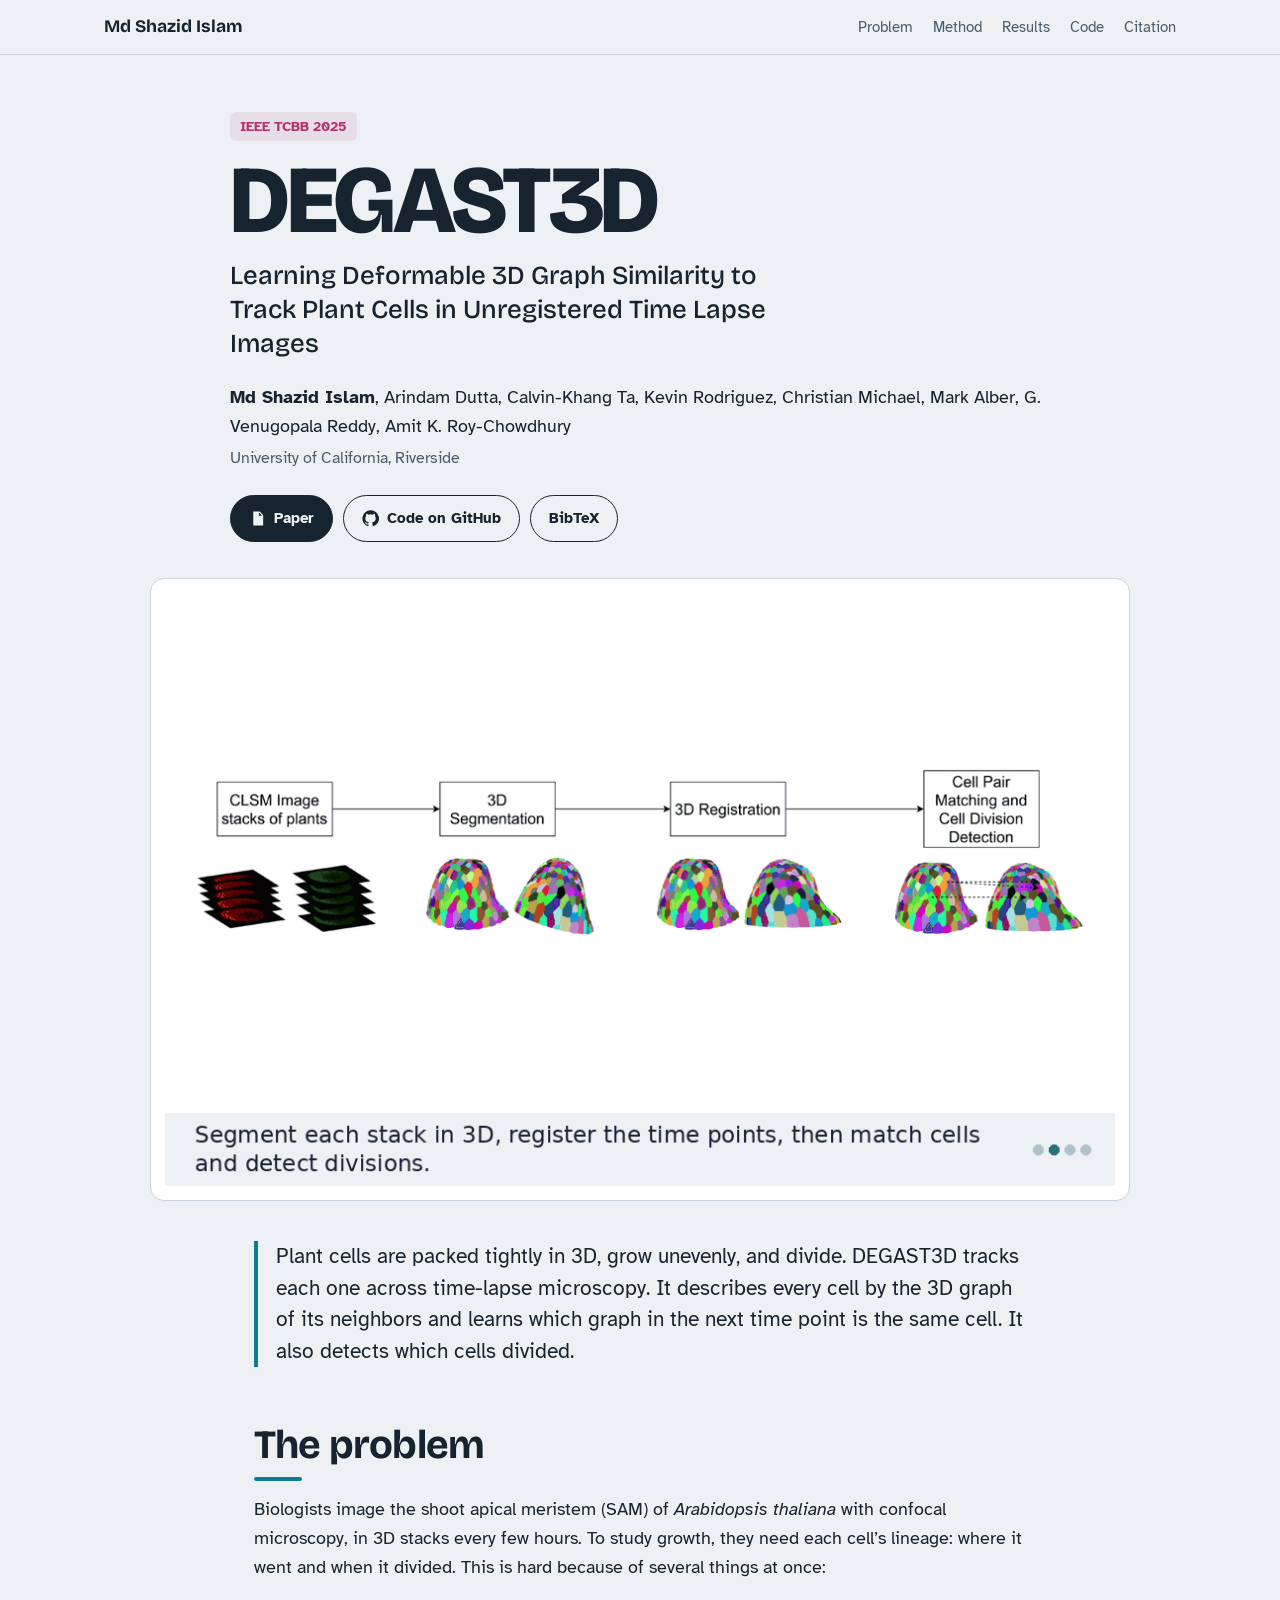
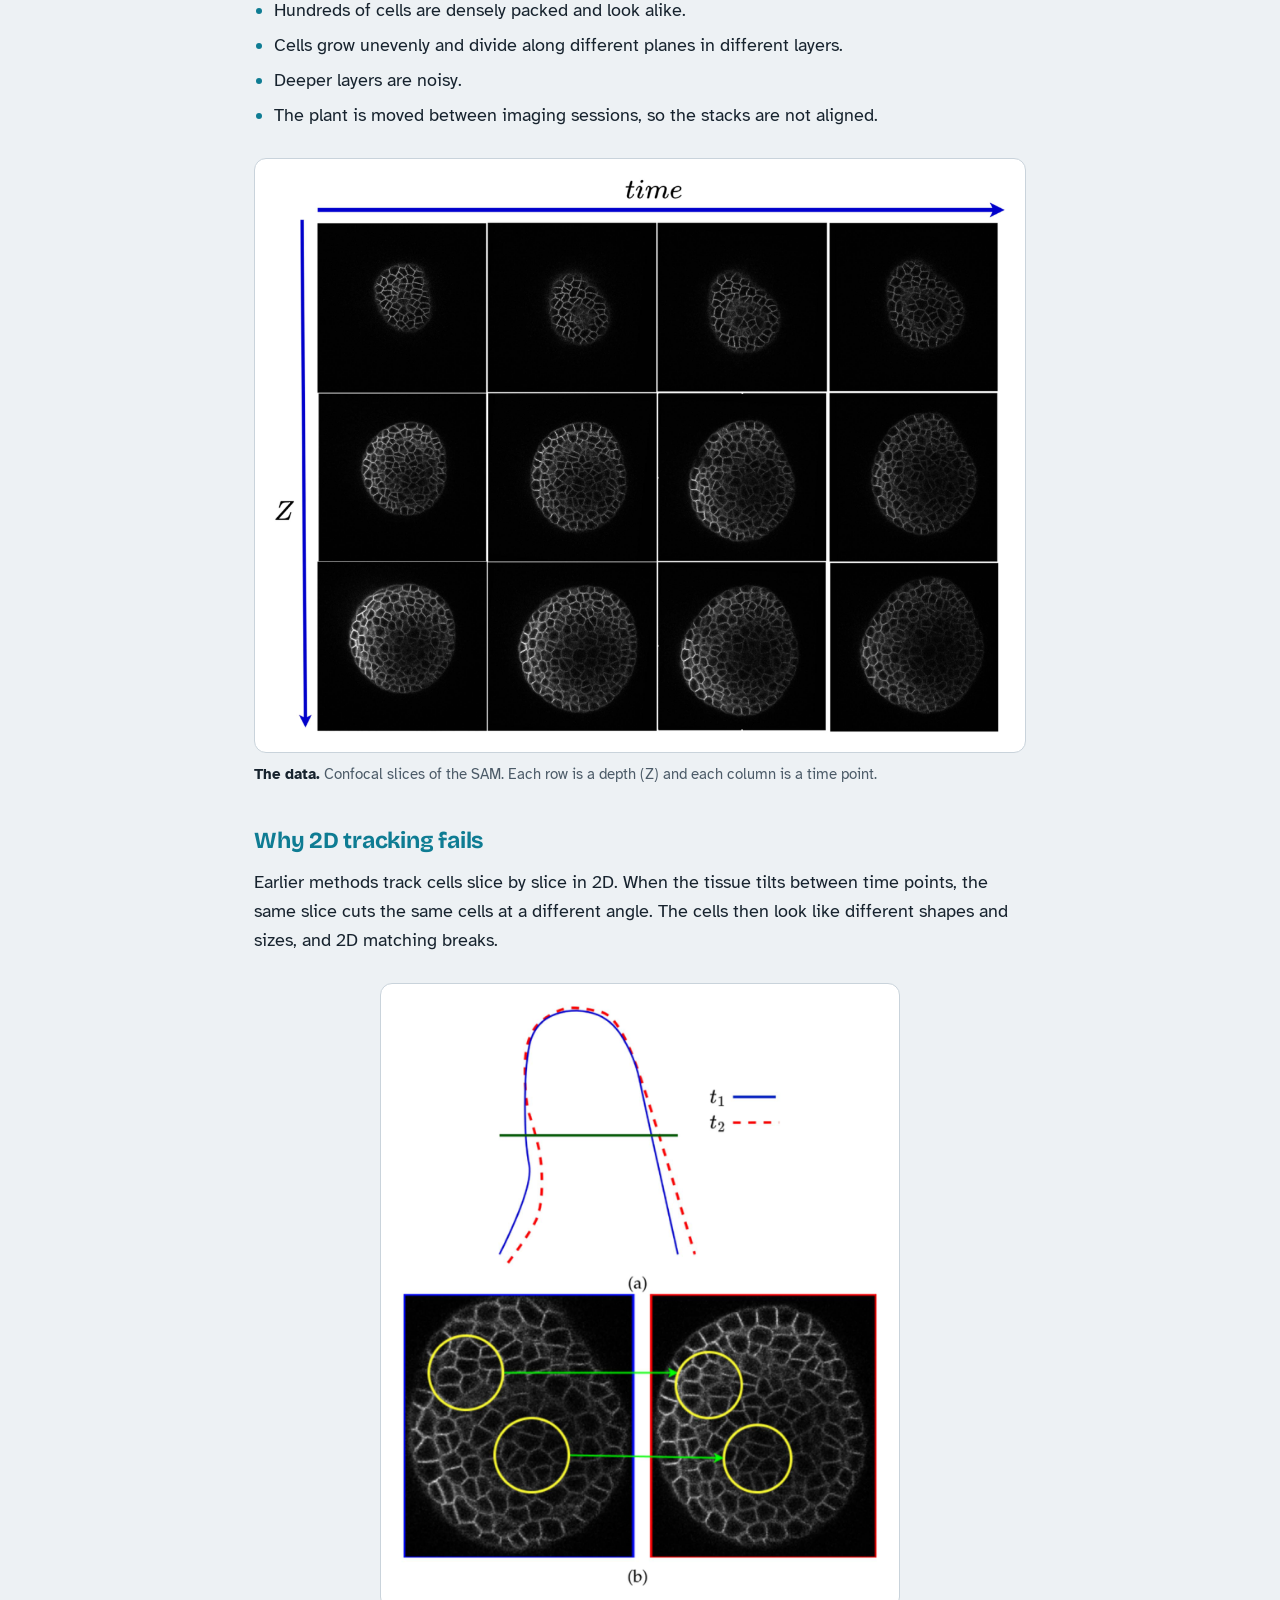
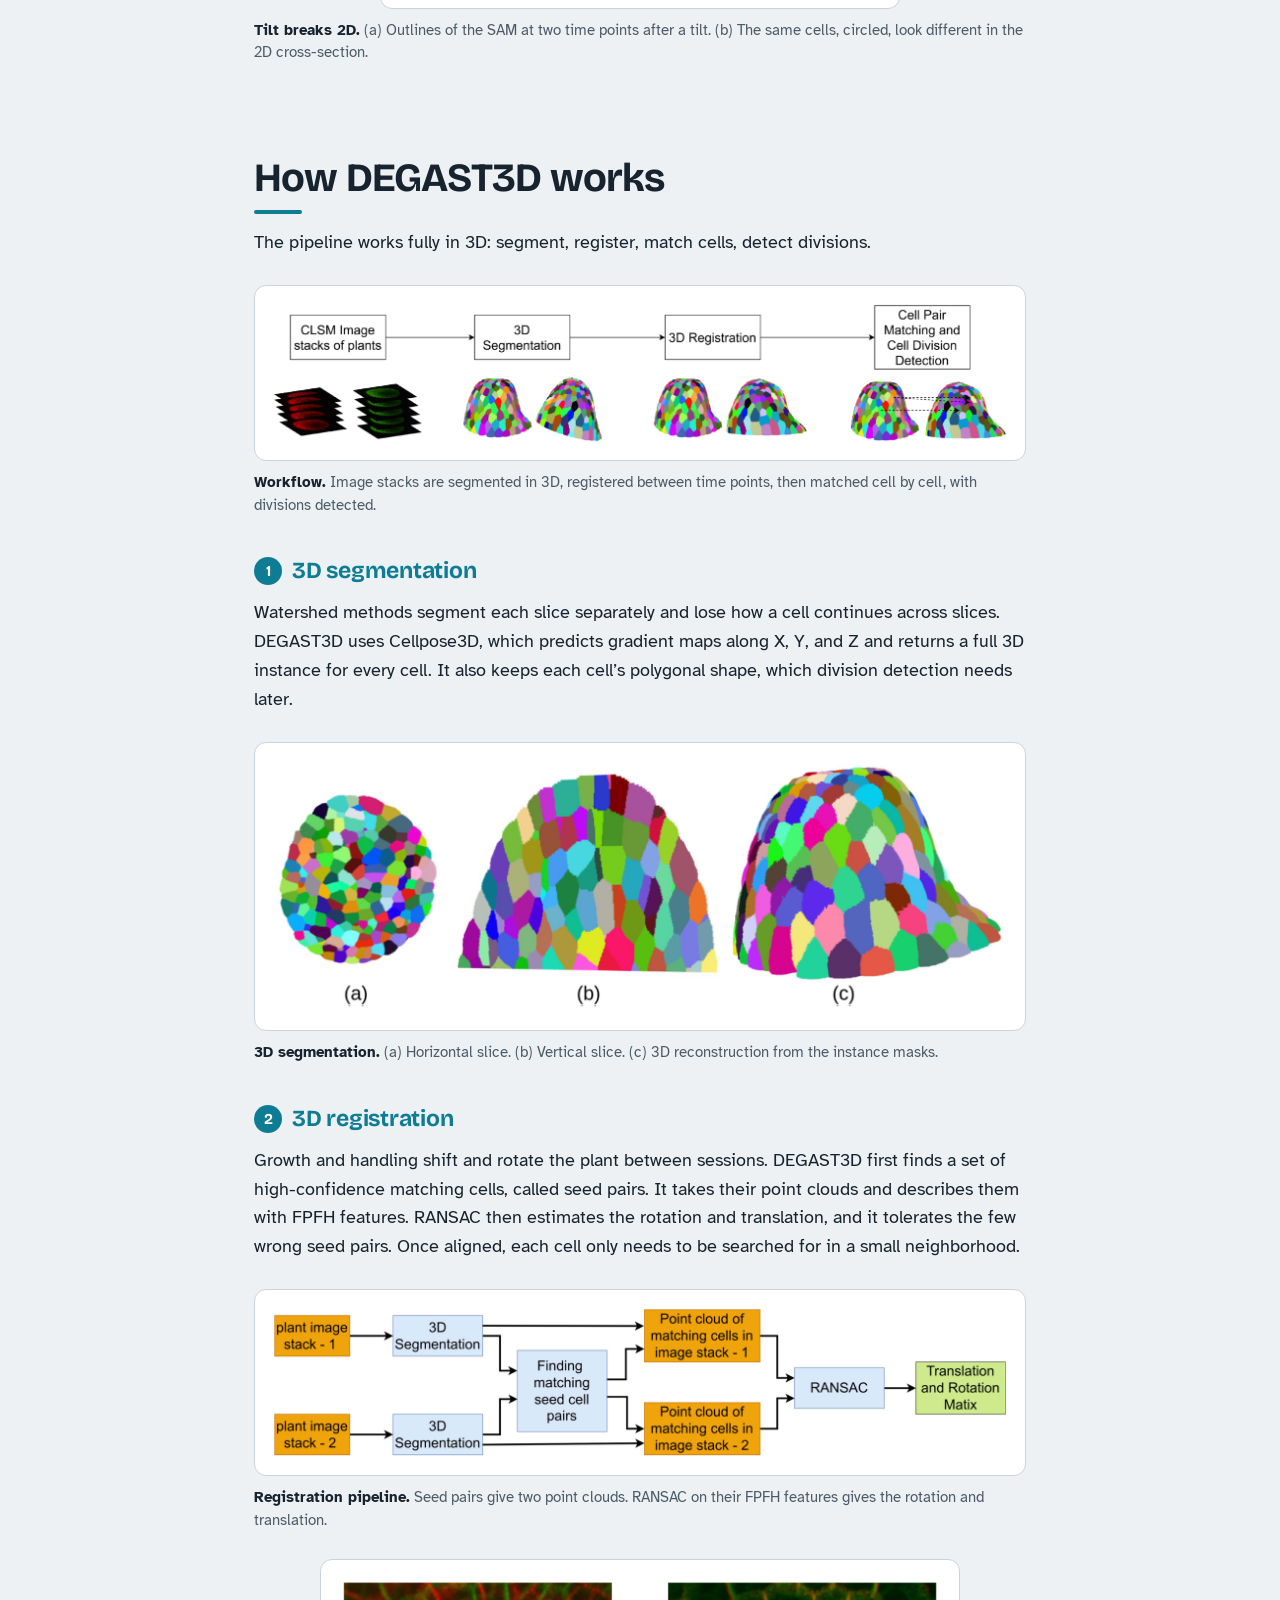
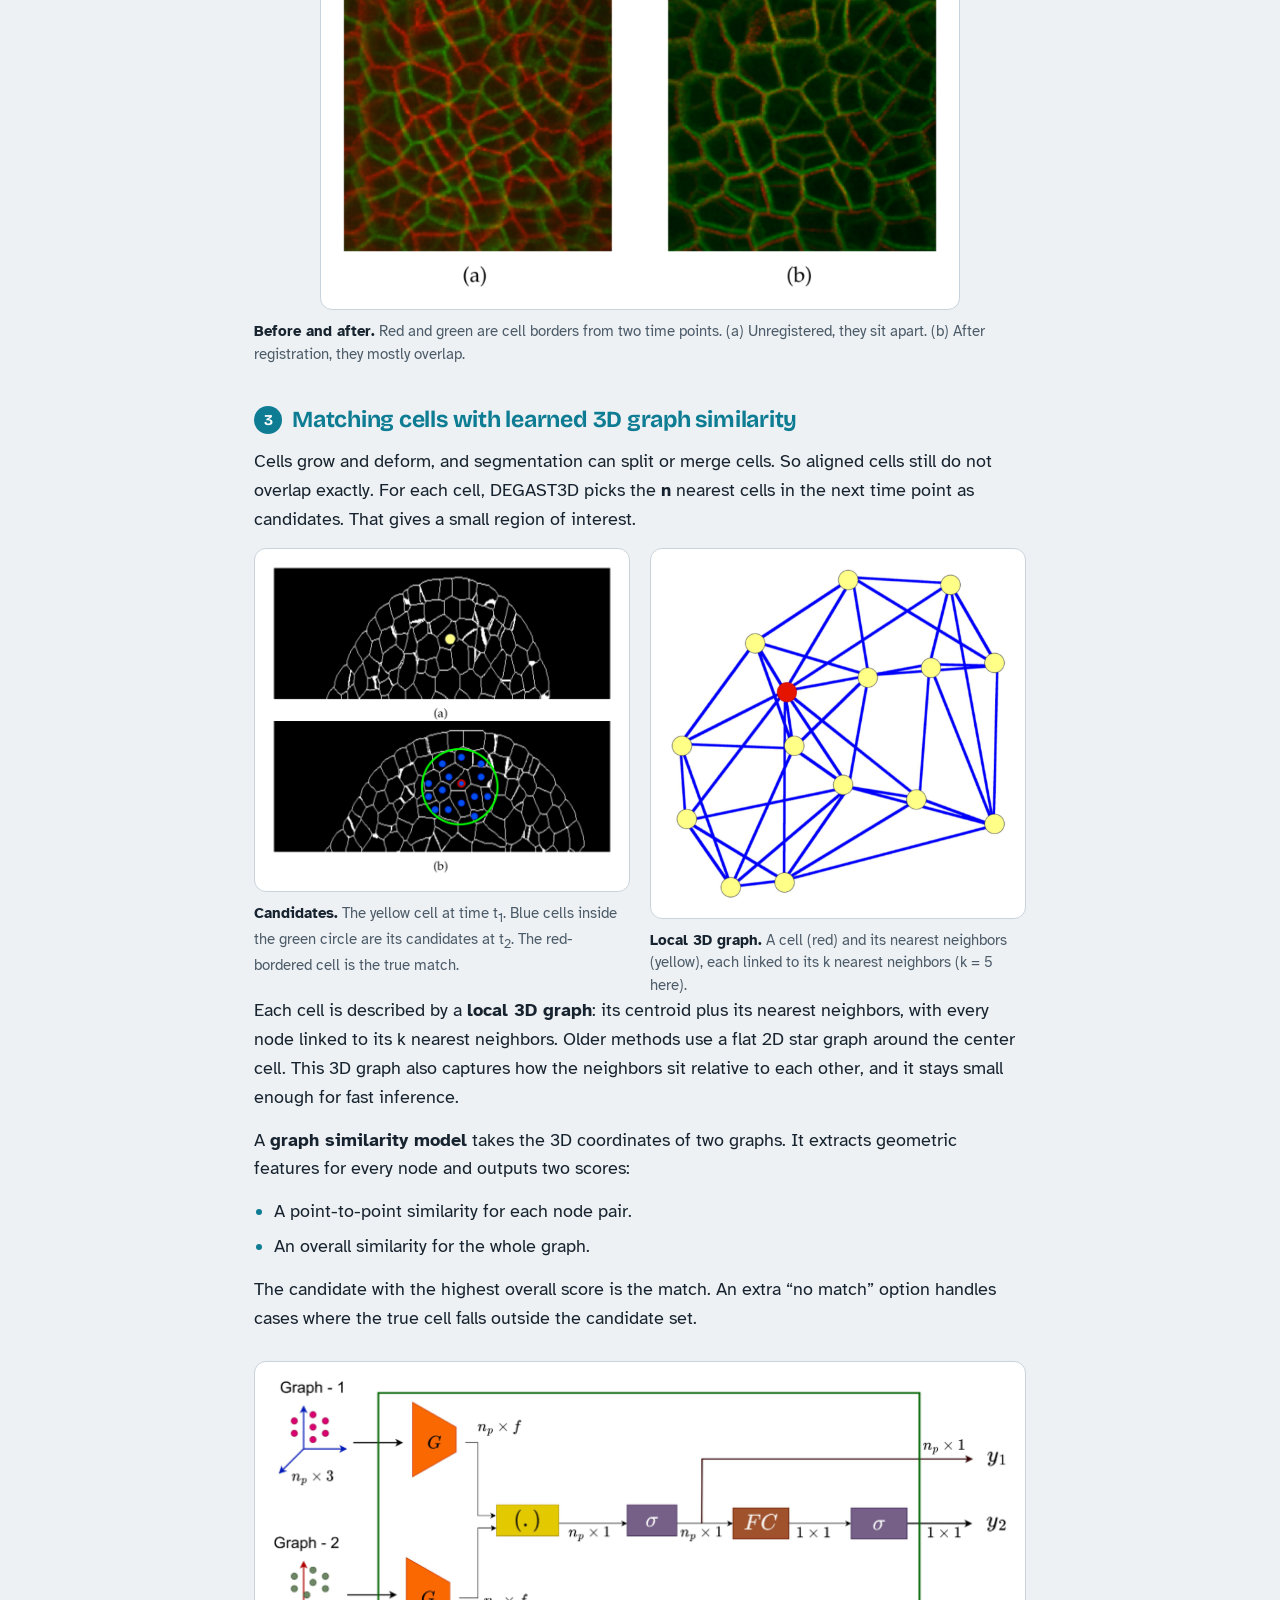
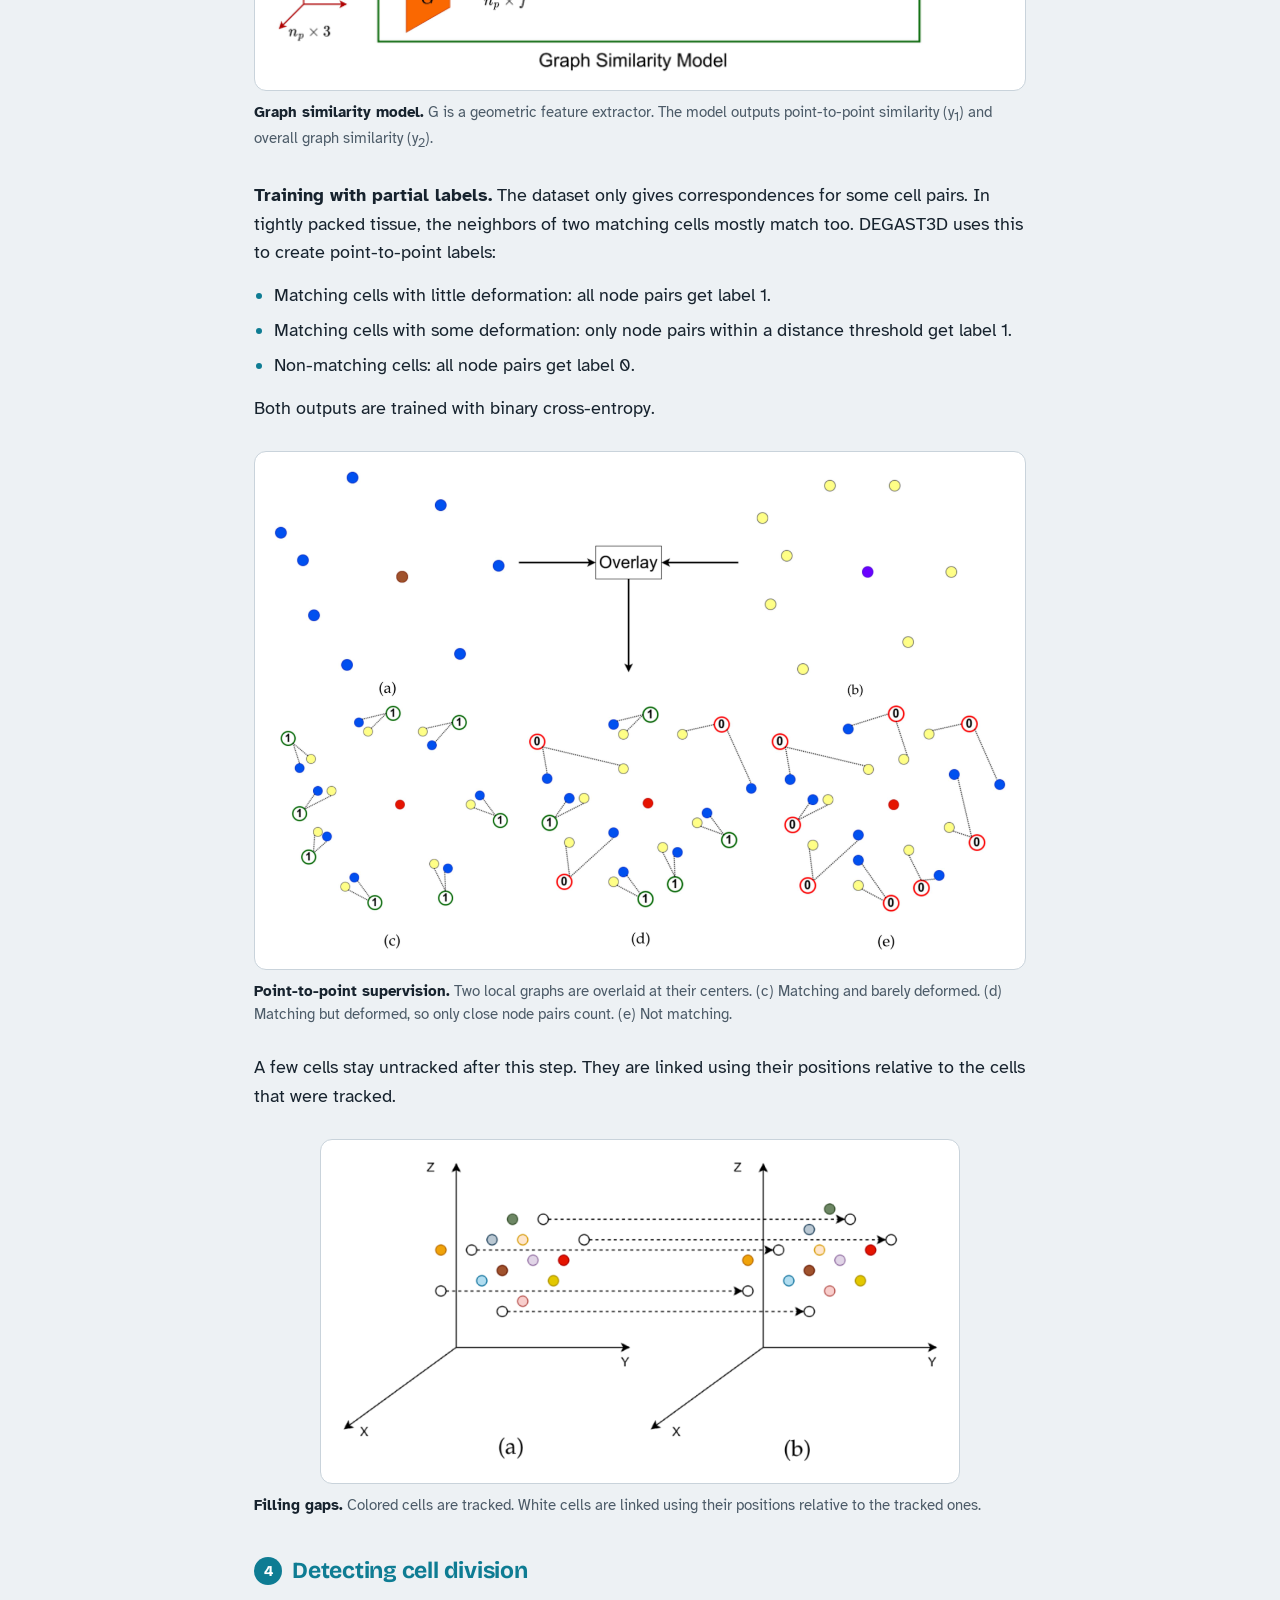
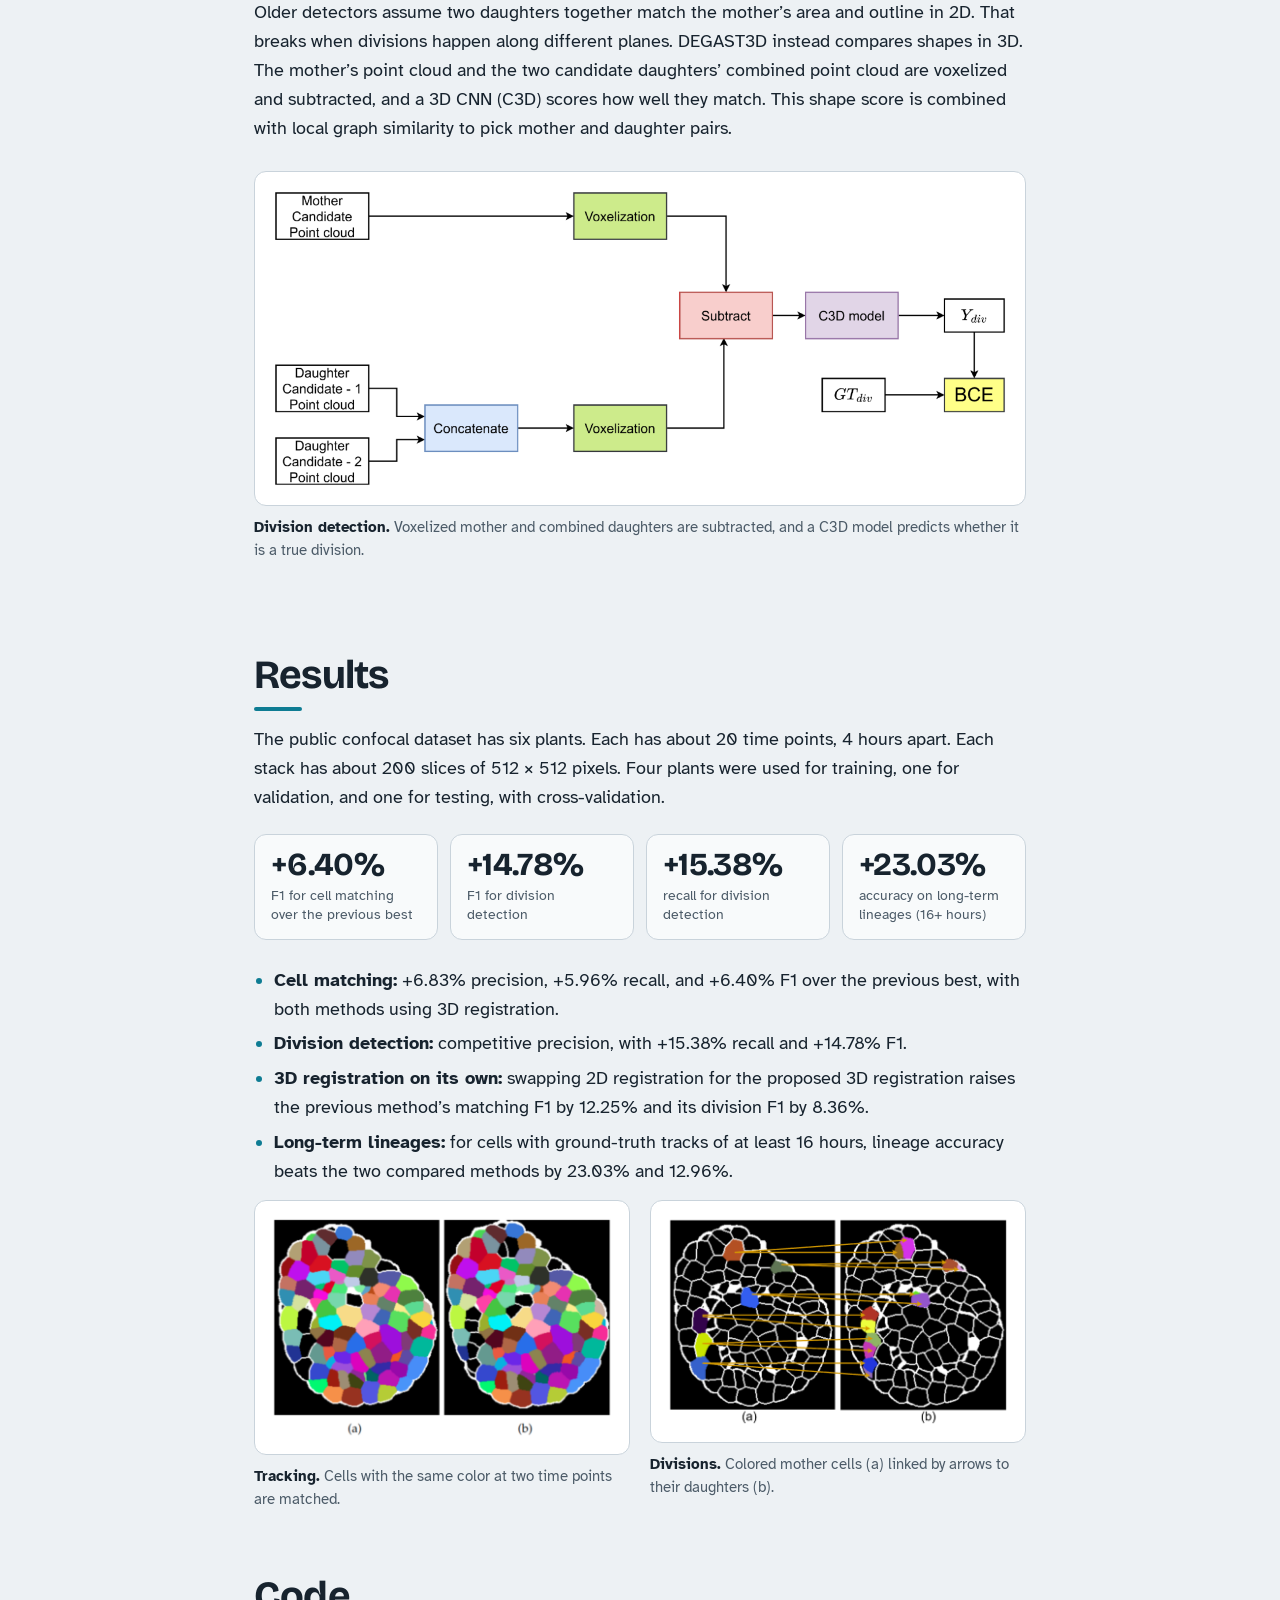
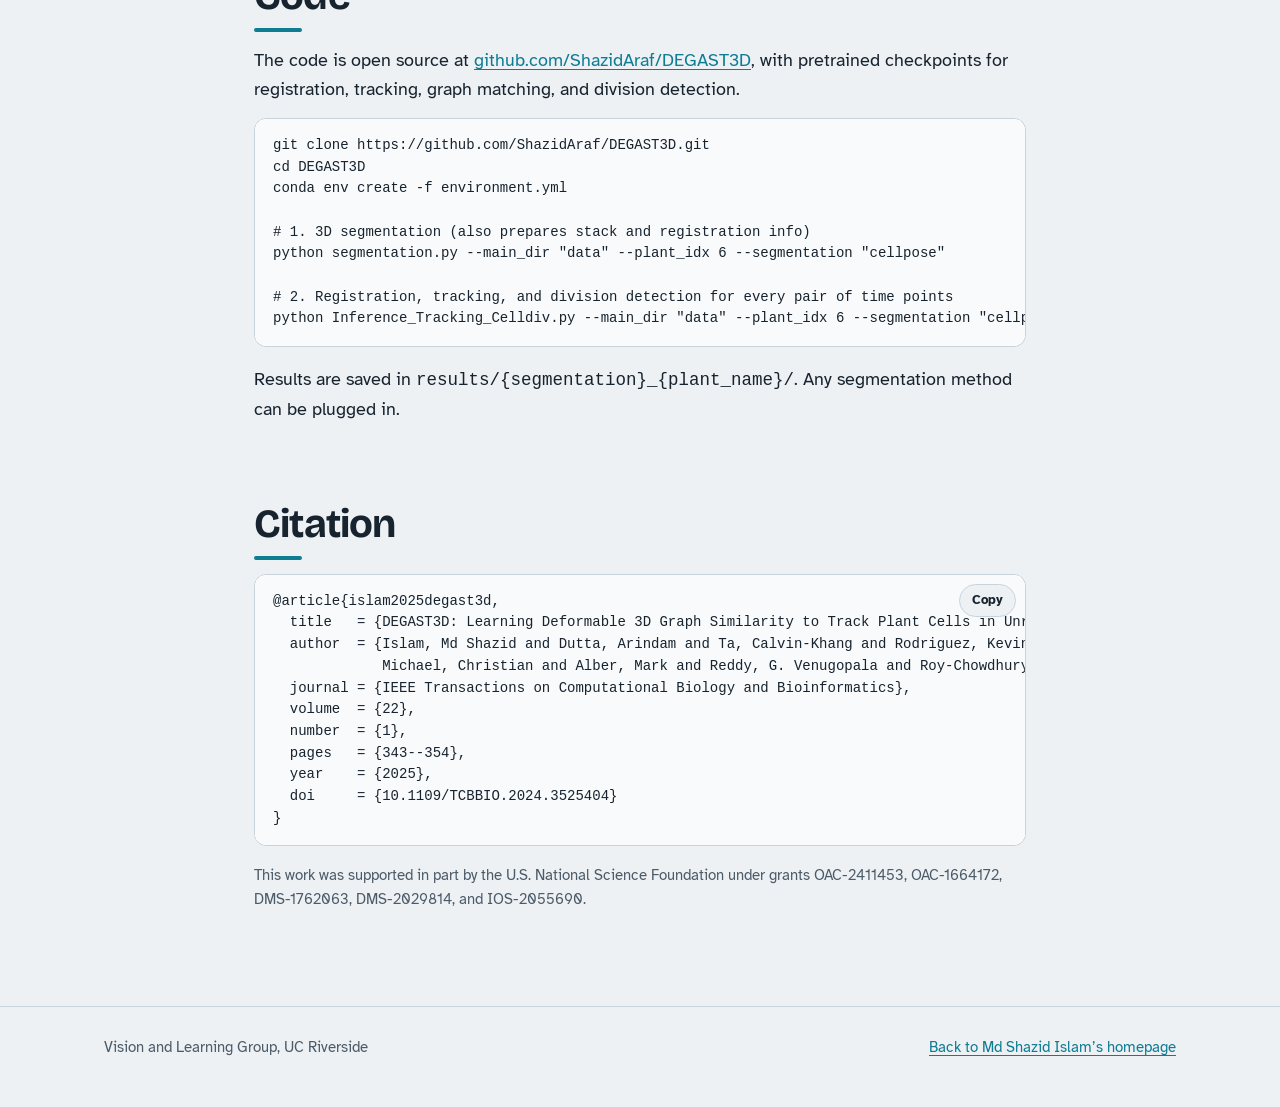
<file: DEGAST3D/index.html>
<!DOCTYPE html>
<html lang="en">
<head>
<meta charset="UTF-8">
<meta name="viewport" content="width=device-width, initial-scale=1">
<title>DEGAST3D: Deformable 3D Graph Similarity for Cell Tracking</title>
<meta name="description" content="DEGAST3D (IEEE TCBB 2025): learning deformable 3D graph similarity to track plant cells and detect divisions in unregistered time-lapse microscopy.">
<meta property="og:title" content="DEGAST3D: Learning Deformable 3D Graph Similarity to Track Plant Cells in Unregistered Time Lapse Images">
<meta property="og:description" content="IEEE TCBB 2025. 3D segmentation, 3D registration, learned graph matching, and cell division detection for densely packed plant cells.">
<meta property="og:image" content="https://shazidaraf.github.io/DEGAST3D/assets/fig3_workflow.png">
<link rel="preconnect" href="https://fonts.googleapis.com">
<link rel="preconnect" href="https://fonts.gstatic.com" crossorigin>
<link href="https://fonts.googleapis.com/css2?family=Atkinson+Hyperlegible:ital,wght@0,400;0,700;1,400&family=Bricolage+Grotesque:opsz,wght@12..96,500;12..96,700;12..96,800&display=swap" rel="stylesheet">
<link rel="stylesheet" href="../assets/project.css">
</head>
<body>

<header class="topbar">
  <div class="in">
    <a href="../">Md Shazid Islam</a>
    <nav aria-label="Sections">
      <a href="#problem">Problem</a>
      <a href="#method">Method</a>
      <a href="#results">Results</a>
      <a href="#code">Code</a>
      <a href="#citation">Citation</a>
    </nav>
  </div>
</header>

<main>
  <div class="col head">
    <span class="venue">IEEE TCBB 2025</span>
    <h1>DEGAST3D</h1>
    <p class="full">Learning Deformable 3D Graph Similarity to Track Plant Cells in Unregistered Time Lapse Images</p>
    <p class="authors"><b>Md Shazid Islam</b>, Arindam Dutta, Calvin-Khang Ta, Kevin Rodriguez, Christian Michael, Mark Alber, G. Venugopala Reddy, Amit K. Roy-Chowdhury</p>
    <p class="affil">University of California, Riverside</p>
    <div class="btns">
      <a class="btn primary" href="https://ieeexplore.ieee.org/abstract/document/10820545">
        <svg viewBox="0 0 24 24" aria-hidden="true"><path d="M6 2h9l5 5v15H6V2zm8 1.5V8h4.5L14 3.5zM8 12h8v1.6H8V12zm0 3.4h8V17H8v-1.6zm0-6.8h4v1.6H8V8.6z"/></svg>Paper</a>
      <a class="btn" href="https://github.com/ShazidAraf/DEGAST3D">
        <svg viewBox="0 0 24 24" aria-hidden="true"><path d="M12 .5a11.5 11.5 0 0 0-3.64 22.41c.58.1.79-.25.79-.56v-2c-3.2.7-3.88-1.37-3.88-1.37-.53-1.33-1.28-1.69-1.28-1.69-1.05-.71.08-.7.08-.7 1.16.08 1.77 1.19 1.77 1.19 1.03 1.77 2.71 1.26 3.37.96.1-.75.4-1.26.73-1.55-2.55-.29-5.24-1.28-5.24-5.68 0-1.26.45-2.28 1.18-3.09-.12-.29-.51-1.46.11-3.05 0 0 .97-.31 3.17 1.18a11 11 0 0 1 5.77 0c2.2-1.49 3.17-1.18 3.17-1.18.62 1.59.23 2.76.11 3.05.74.81 1.18 1.83 1.18 3.09 0 4.41-2.69 5.38-5.26 5.67.41.36.78 1.06.78 2.14v3.17c0 .31.21.67.8.56A11.5 11.5 0 0 0 12 .5z"/></svg>Code on GitHub</a>
      <a class="btn" href="#citation">BibTeX</a>
    </div>
  </div>

  <div class="wide">
    <figure class="hero-fig" style="max-width:980px">
      <img src="assets/overview.gif" alt="Animated overview of DEGAST3D: time-lapse 3D microscopy, the workflow, the graph similarity model, and matched cells across time" width="960" height="600">
    </figure>
  </div>

  <div class="col">
    <p class="tldr">Plant cells are packed tightly in 3D, grow unevenly, and divide. DEGAST3D tracks each one across time-lapse microscopy. It describes every cell by the 3D graph of its neighbors and learns which graph in the next time point is the same cell. It also detects which cells divided.</p>

    <section id="problem">
      <h2>The problem</h2>
      <p>Biologists image the shoot apical meristem (SAM) of <i>Arabidopsis thaliana</i> with confocal microscopy, in 3D stacks every few hours. To study growth, they need each cell&rsquo;s lineage: where it went and when it divided. This is hard because of several things at once:</p>
      <ul>
        <li>Hundreds of cells are densely packed and look alike.</li>
        <li>Cells grow unevenly and divide along different planes in different layers.</li>
        <li>Deeper layers are noisy.</li>
        <li>The plant is moved between imaging sessions, so the stacks are not aligned.</li>
      </ul>
      <figure>
        <img src="assets/fig1_timelapse.png" alt="Grid of microscopy slices: rows are depths in Z, columns are time points" loading="lazy">
        <figcaption><b>The data.</b> Confocal slices of the SAM. Each row is a depth (Z) and each column is a time point.</figcaption>
      </figure>
      <h3>Why 2D tracking fails</h3>
      <p>Earlier methods track cells slice by slice in 2D. When the tissue tilts between time points, the same slice cuts the same cells at a different angle. The cells then look like different shapes and sizes, and 2D matching breaks.</p>
      <figure>
        <img src="assets/fig2_tilt.png" alt="Tilt between two time points changes the 2D cross-section of the same cells" loading="lazy" style="max-width:520px;margin:0 auto">
        <figcaption><b>Tilt breaks 2D.</b> (a) Outlines of the SAM at two time points after a tilt. (b) The same cells, circled, look different in the 2D cross-section.</figcaption>
      </figure>
    </section>

    <section id="method">
      <h2>How DEGAST3D works</h2>
      <p>The pipeline works fully in 3D: segment, register, match cells, detect divisions.</p>
      <figure>
        <img src="assets/fig3_workflow.png" alt="Workflow: CLSM image stacks, 3D segmentation, 3D registration, then cell pair matching and division detection" loading="lazy">
        <figcaption><b>Workflow.</b> Image stacks are segmented in 3D, registered between time points, then matched cell by cell, with divisions detected.</figcaption>
      </figure>

      <h3><span class="step">1</span>3D segmentation</h3>
      <p>Watershed methods segment each slice separately and lose how a cell continues across slices. DEGAST3D uses Cellpose3D, which predicts gradient maps along X, Y, and Z and returns a full 3D instance for every cell. It also keeps each cell&rsquo;s polygonal shape, which division detection needs later.</p>
      <figure>
        <img src="assets/fig4_segmentation.png" alt="Cellpose3D segmentation in a horizontal slice, a vertical slice, and a 3D reconstruction" loading="lazy">
        <figcaption><b>3D segmentation.</b> (a) Horizontal slice. (b) Vertical slice. (c) 3D reconstruction from the instance masks.</figcaption>
      </figure>

      <h3><span class="step">2</span>3D registration</h3>
      <p>Growth and handling shift and rotate the plant between sessions. DEGAST3D first finds a set of high-confidence matching cells, called seed pairs. It takes their point clouds and describes them with FPFH features. RANSAC then estimates the rotation and translation, and it tolerates the few wrong seed pairs. Once aligned, each cell only needs to be searched for in a small neighborhood.</p>
      <figure>
        <img src="assets/fig5_registration.png" alt="Registration pipeline: 3D segmentation of two stacks, seed cell pairs, point clouds, RANSAC, rotation and translation" loading="lazy">
        <figcaption><b>Registration pipeline.</b> Seed pairs give two point clouds. RANSAC on their FPFH features gives the rotation and translation.</figcaption>
      </figure>
      <figure>
        <img src="assets/fig6_overlay.png" alt="Cell borders from two time points before and after registration" loading="lazy" style="max-width:640px;margin:0 auto">
        <figcaption><b>Before and after.</b> Red and green are cell borders from two time points. (a) Unregistered, they sit apart. (b) After registration, they mostly overlap.</figcaption>
      </figure>

      <h3><span class="step">3</span>Matching cells with learned 3D graph similarity</h3>
      <p>Cells grow and deform, and segmentation can split or merge cells. So aligned cells still do not overlap exactly. For each cell, DEGAST3D picks the <b>n</b> nearest cells in the next time point as candidates. That gives a small region of interest.</p>
      <div class="pair">
        <figure>
          <img src="assets/fig7_roi.png" alt="Region of interest: the tracked cell and its candidate matches in the next time point" loading="lazy">
          <figcaption><b>Candidates.</b> The yellow cell at time t<sub>1</sub>. Blue cells inside the green circle are its candidates at t<sub>2</sub>. The red-bordered cell is the true match.</figcaption>
        </figure>
        <figure>
          <img src="assets/fig8_graph.png" alt="A local 3D graph: a central cell connected to its nearest neighbors" loading="lazy">
          <figcaption><b>Local 3D graph.</b> A cell (red) and its nearest neighbors (yellow), each linked to its k nearest neighbors (k = 5 here).</figcaption>
        </figure>
      </div>
      <p>Each cell is described by a <b>local 3D graph</b>: its centroid plus its nearest neighbors, with every node linked to its k nearest neighbors. Older methods use a flat 2D star graph around the center cell. This 3D graph also captures how the neighbors sit relative to each other, and it stays small enough for fast inference.</p>
      <p>A <b>graph similarity model</b> takes the 3D coordinates of two graphs. It extracts geometric features for every node and outputs two scores:</p>
      <ul>
        <li>A point-to-point similarity for each node pair.</li>
        <li>An overall similarity for the whole graph.</li>
      </ul>
      <p>The candidate with the highest overall score is the match. An extra &ldquo;no match&rdquo; option handles cases where the true cell falls outside the candidate set.</p>
      <figure>
        <img src="assets/fig9_gsm.png" alt="Graph similarity model: two graphs pass through geometric feature extractors, a dot product, sigmoid, and fully connected layer to give point-level and graph-level similarity" loading="lazy">
        <figcaption><b>Graph similarity model.</b> G is a geometric feature extractor. The model outputs point-to-point similarity (y<sub>1</sub>) and overall graph similarity (y<sub>2</sub>).</figcaption>
      </figure>
      <p><b>Training with partial labels.</b> The dataset only gives correspondences for some cell pairs. In tightly packed tissue, the neighbors of two matching cells mostly match too. DEGAST3D uses this to create point-to-point labels:</p>
      <ul>
        <li>Matching cells with little deformation: all node pairs get label 1.</li>
        <li>Matching cells with some deformation: only node pairs within a distance threshold get label 1.</li>
        <li>Non-matching cells: all node pairs get label 0.</li>
      </ul>
      <p>Both outputs are trained with binary cross-entropy.</p>
      <figure>
        <img src="assets/fig10_supervision.png" alt="How point-to-point supervision is derived by overlaying two local graphs" loading="lazy">
        <figcaption><b>Point-to-point supervision.</b> Two local graphs are overlaid at their centers. (c) Matching and barely deformed. (d) Matching but deformed, so only close node pairs count. (e) Not matching.</figcaption>
      </figure>
      <p>A few cells stay untracked after this step. They are linked using their positions relative to the cells that were tracked.</p>
      <figure>
        <img src="assets/fig11_association.png" alt="Untracked cells associated using relative positions of tracked cells" loading="lazy" style="max-width:640px;margin:0 auto">
        <figcaption><b>Filling gaps.</b> Colored cells are tracked. White cells are linked using their positions relative to the tracked ones.</figcaption>
      </figure>

      <h3><span class="step">4</span>Detecting cell division</h3>
      <p>Older detectors assume two daughters together match the mother&rsquo;s area and outline in 2D. That breaks when divisions happen along different planes. DEGAST3D instead compares shapes in 3D. The mother&rsquo;s point cloud and the two candidate daughters&rsquo; combined point cloud are voxelized and subtracted, and a 3D CNN (C3D) scores how well they match. This shape score is combined with local graph similarity to pick mother and daughter pairs.</p>
      <figure>
        <img src="assets/fig12_division_model.png" alt="Division detection model: mother and combined daughter point clouds are voxelized, subtracted, and scored by a C3D model" loading="lazy">
        <figcaption><b>Division detection.</b> Voxelized mother and combined daughters are subtracted, and a C3D model predicts whether it is a true division.</figcaption>
      </figure>
    </section>

    <section id="results">
      <h2>Results</h2>
      <p>The public confocal dataset has six plants. Each has about 20 time points, 4 hours apart. Each stack has about 200 slices of 512 &times; 512 pixels. Four plants were used for training, one for validation, and one for testing, with cross-validation.</p>
      <div class="stats">
        <div class="stat"><b>+6.40%</b><span>F1 for cell matching over the previous best</span></div>
        <div class="stat"><b>+14.78%</b><span>F1 for division detection</span></div>
        <div class="stat"><b>+15.38%</b><span>recall for division detection</span></div>
        <div class="stat"><b>+23.03%</b><span>accuracy on long-term lineages (16+ hours)</span></div>
      </div>
      <ul>
        <li><b>Cell matching:</b> +6.83% precision, +5.96% recall, and +6.40% F1 over the previous best, with both methods using 3D registration.</li>
        <li><b>Division detection:</b> competitive precision, with +15.38% recall and +14.78% F1.</li>
        <li><b>3D registration on its own:</b> swapping 2D registration for the proposed 3D registration raises the previous method&rsquo;s matching F1 by 12.25% and its division F1 by 8.36%.</li>
        <li><b>Long-term lineages:</b> for cells with ground-truth tracks of at least 16 hours, lineage accuracy beats the two compared methods by 23.03% and 12.96%.</li>
      </ul>
      <div class="pair">
        <figure>
          <img src="assets/fig13_tracking.png" alt="Tracked cells at two time points, matching cells share a color" loading="lazy">
          <figcaption><b>Tracking.</b> Cells with the same color at two time points are matched.</figcaption>
        </figure>
        <figure>
          <img src="assets/fig14_division.png" alt="Detected divisions: mother cells and their daughter cells linked by arrows" loading="lazy">
          <figcaption><b>Divisions.</b> Colored mother cells (a) linked by arrows to their daughters (b).</figcaption>
        </figure>
      </div>
    </section>

    <section id="code">
      <h2>Code</h2>
      <p>The code is open source at <a href="https://github.com/ShazidAraf/DEGAST3D">github.com/ShazidAraf/DEGAST3D</a>, with pretrained checkpoints for registration, tracking, graph matching, and division detection.</p>
      <pre><code>git clone https://github.com/ShazidAraf/DEGAST3D.git
cd DEGAST3D
conda env create -f environment.yml

# 1. 3D segmentation (also prepares stack and registration info)
python segmentation.py --main_dir "data" --plant_idx 6 --segmentation "cellpose"

# 2. Registration, tracking, and division detection for every pair of time points
python Inference_Tracking_Celldiv.py --main_dir "data" --plant_idx 6 --segmentation "cellpose"</code></pre>
      <p>Results are saved in <code>results/{segmentation}_{plant_name}/</code>. Any segmentation method can be plugged in.</p>
    </section>

    <section id="citation">
      <h2>Citation</h2>
      <div class="cite">
        <button class="copy" type="button" data-copy="bib">Copy</button>
        <pre id="bib"><code>@article{islam2025degast3d,
  title   = {DEGAST3D: Learning Deformable 3D Graph Similarity to Track Plant Cells in Unregistered Time Lapse Images},
  author  = {Islam, Md Shazid and Dutta, Arindam and Ta, Calvin-Khang and Rodriguez, Kevin and
             Michael, Christian and Alber, Mark and Reddy, G. Venugopala and Roy-Chowdhury, Amit K.},
  journal = {IEEE Transactions on Computational Biology and Bioinformatics},
  volume  = {22},
  number  = {1},
  pages   = {343--354},
  year    = {2025},
  doi     = {10.1109/TCBBIO.2024.3525404}
}</code></pre>
      </div>
      <p class="note">This work was supported in part by the U.S. National Science Foundation under grants OAC-2411453, OAC-1664172, DMS-1762063, DMS-2029814, and IOS-2055690.</p>
    </section>
  </div>
</main>

<footer>
  <div class="wide">
    <span>Vision and Learning Group, UC Riverside</span>
    <span><a href="../">Back to Md Shazid Islam&rsquo;s homepage</a></span>
  </div>
</footer>

<script>
document.querySelectorAll('.copy').forEach(function (b) {
  b.addEventListener('click', function () {
    var t = document.getElementById(b.dataset.copy).innerText;
    try {
      navigator.clipboard.writeText(t).then(function () { b.textContent = 'Copied'; setTimeout(function () { b.textContent = 'Copy'; }, 1600); });
    } catch (e) {}
  });
});
</script>
</body>
</html>
</file>
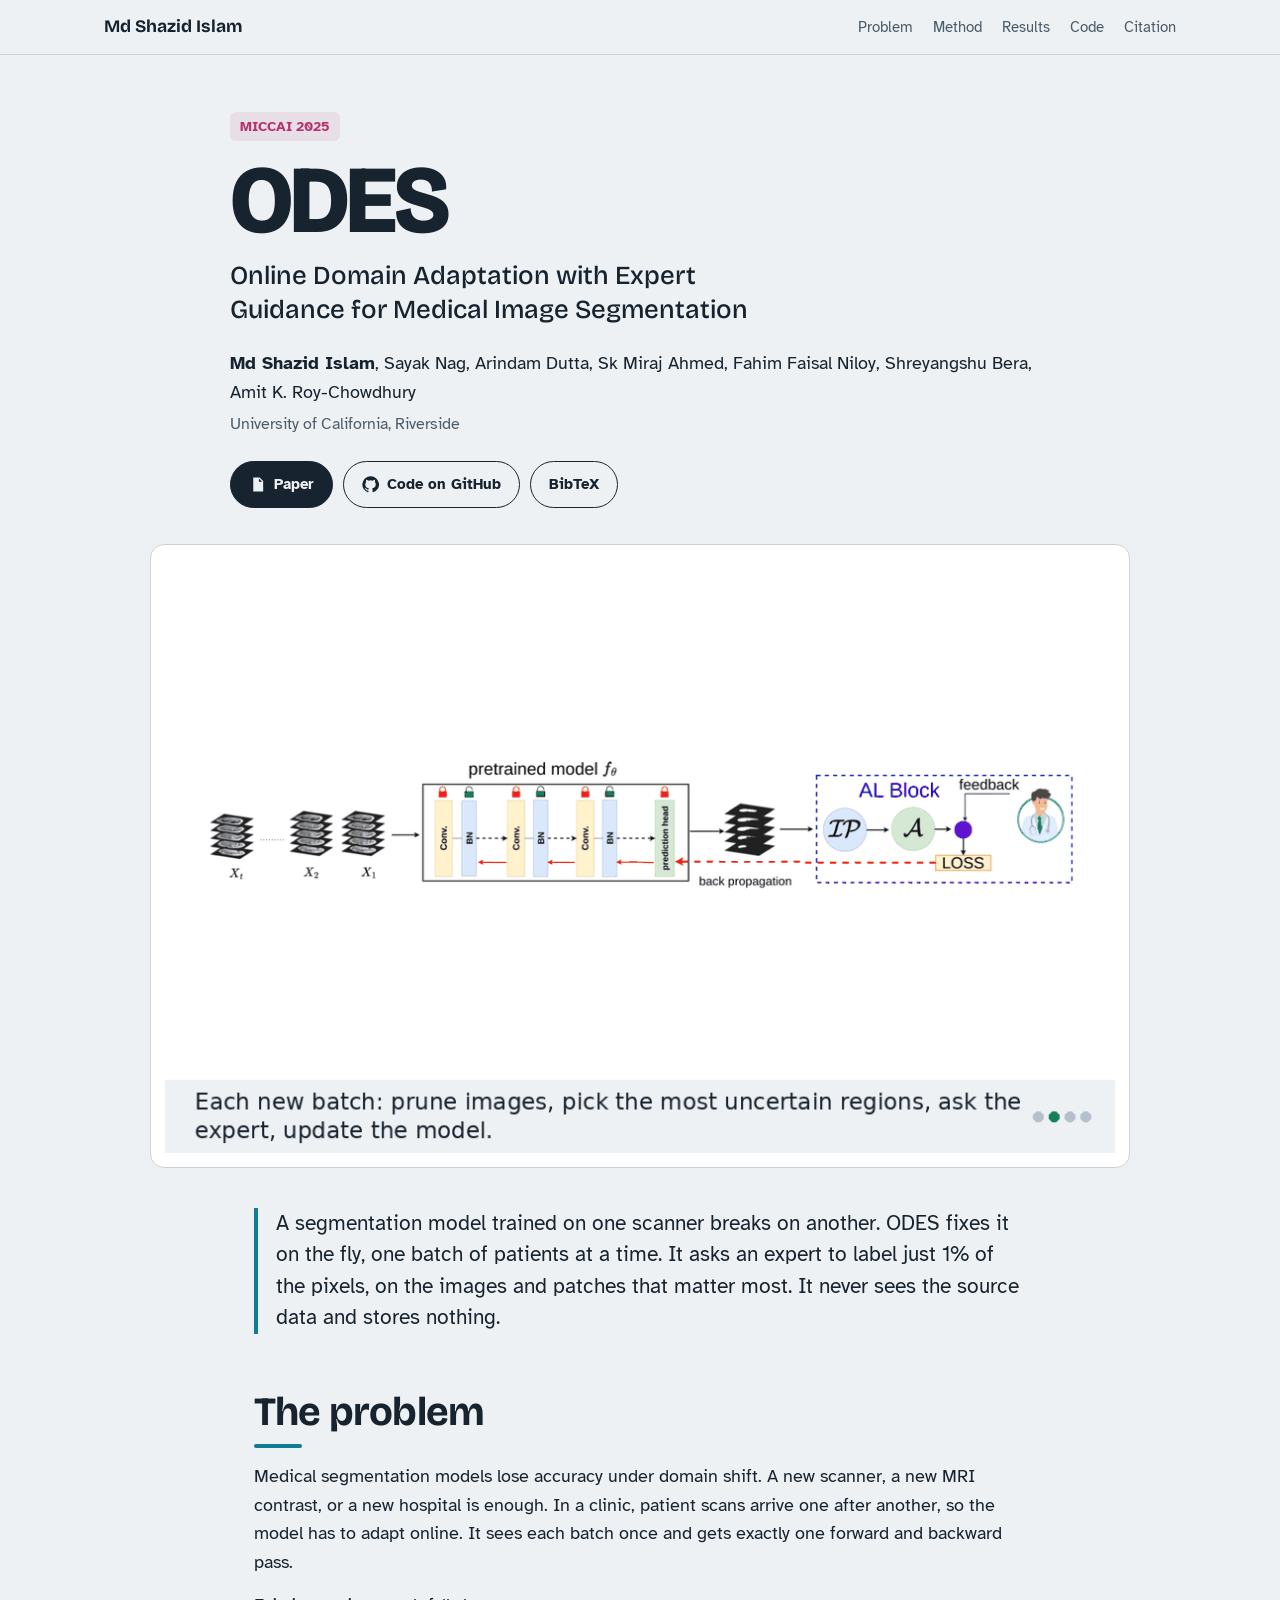
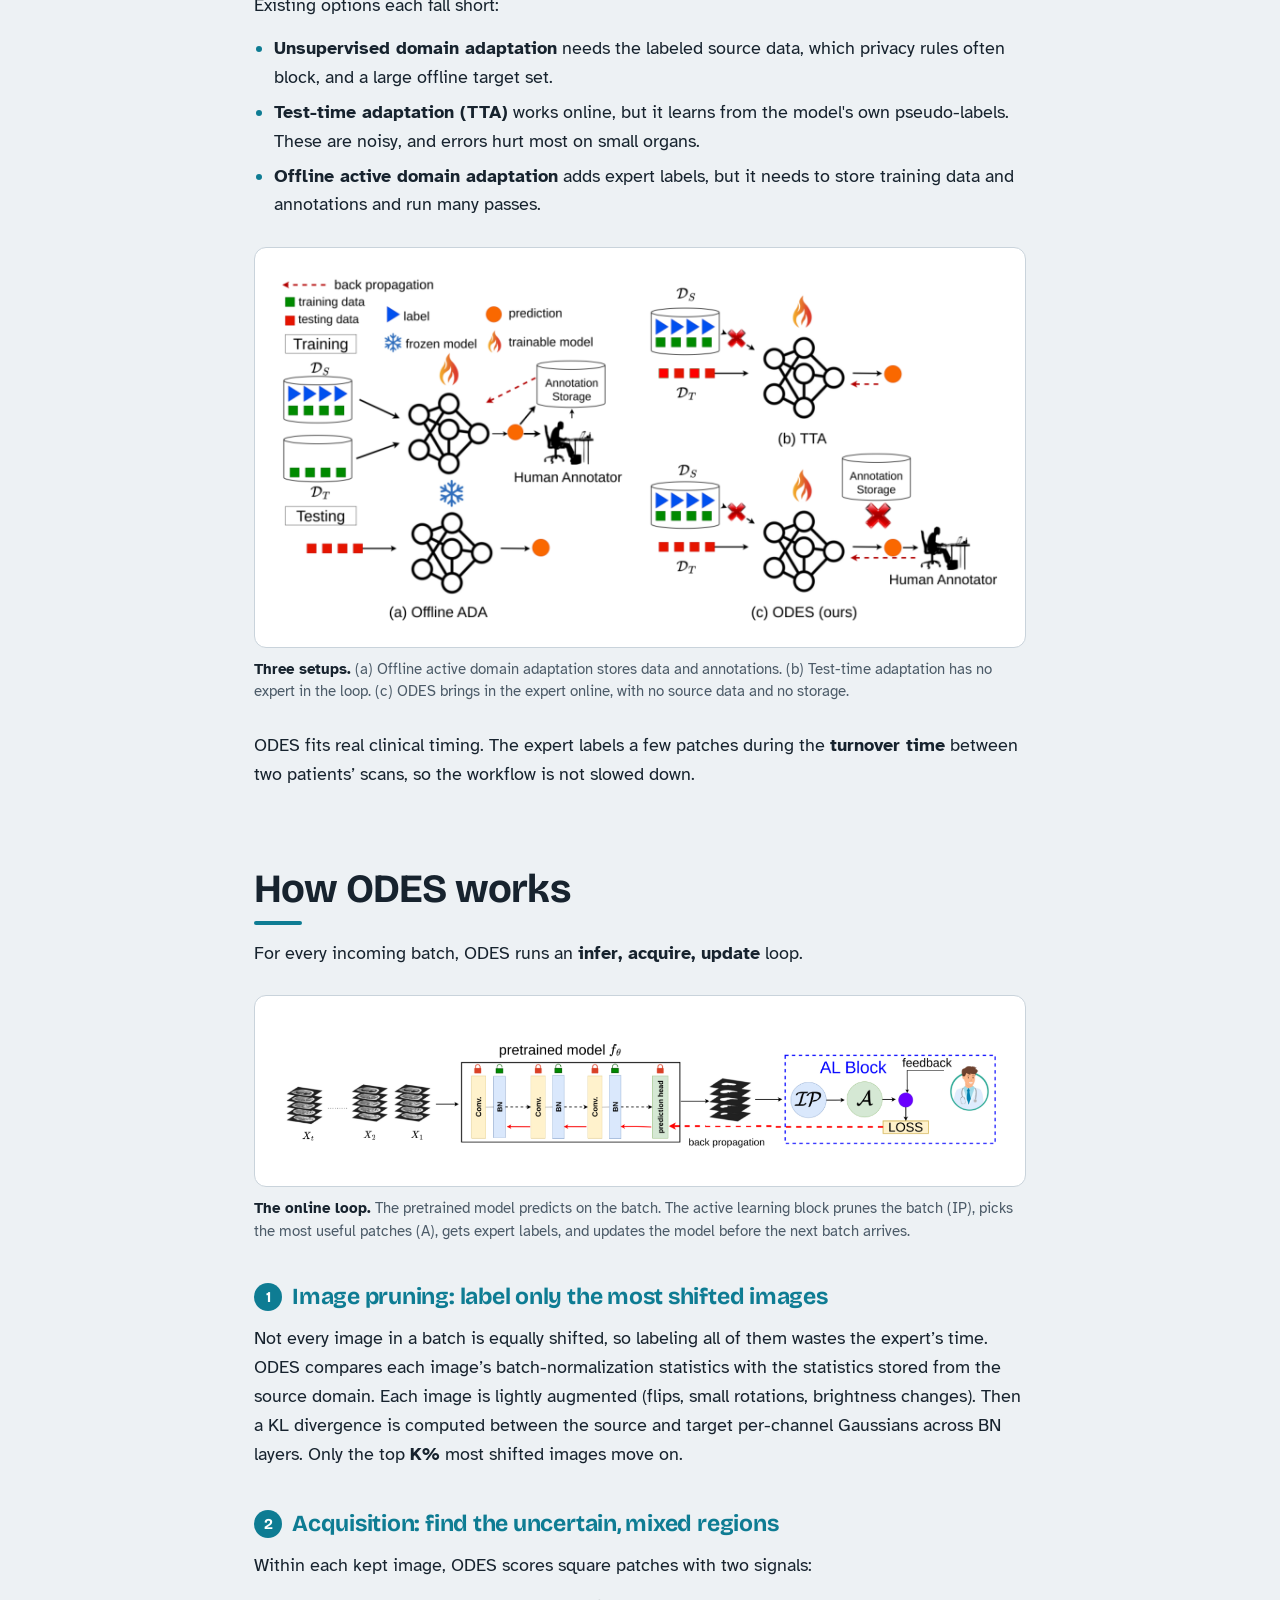
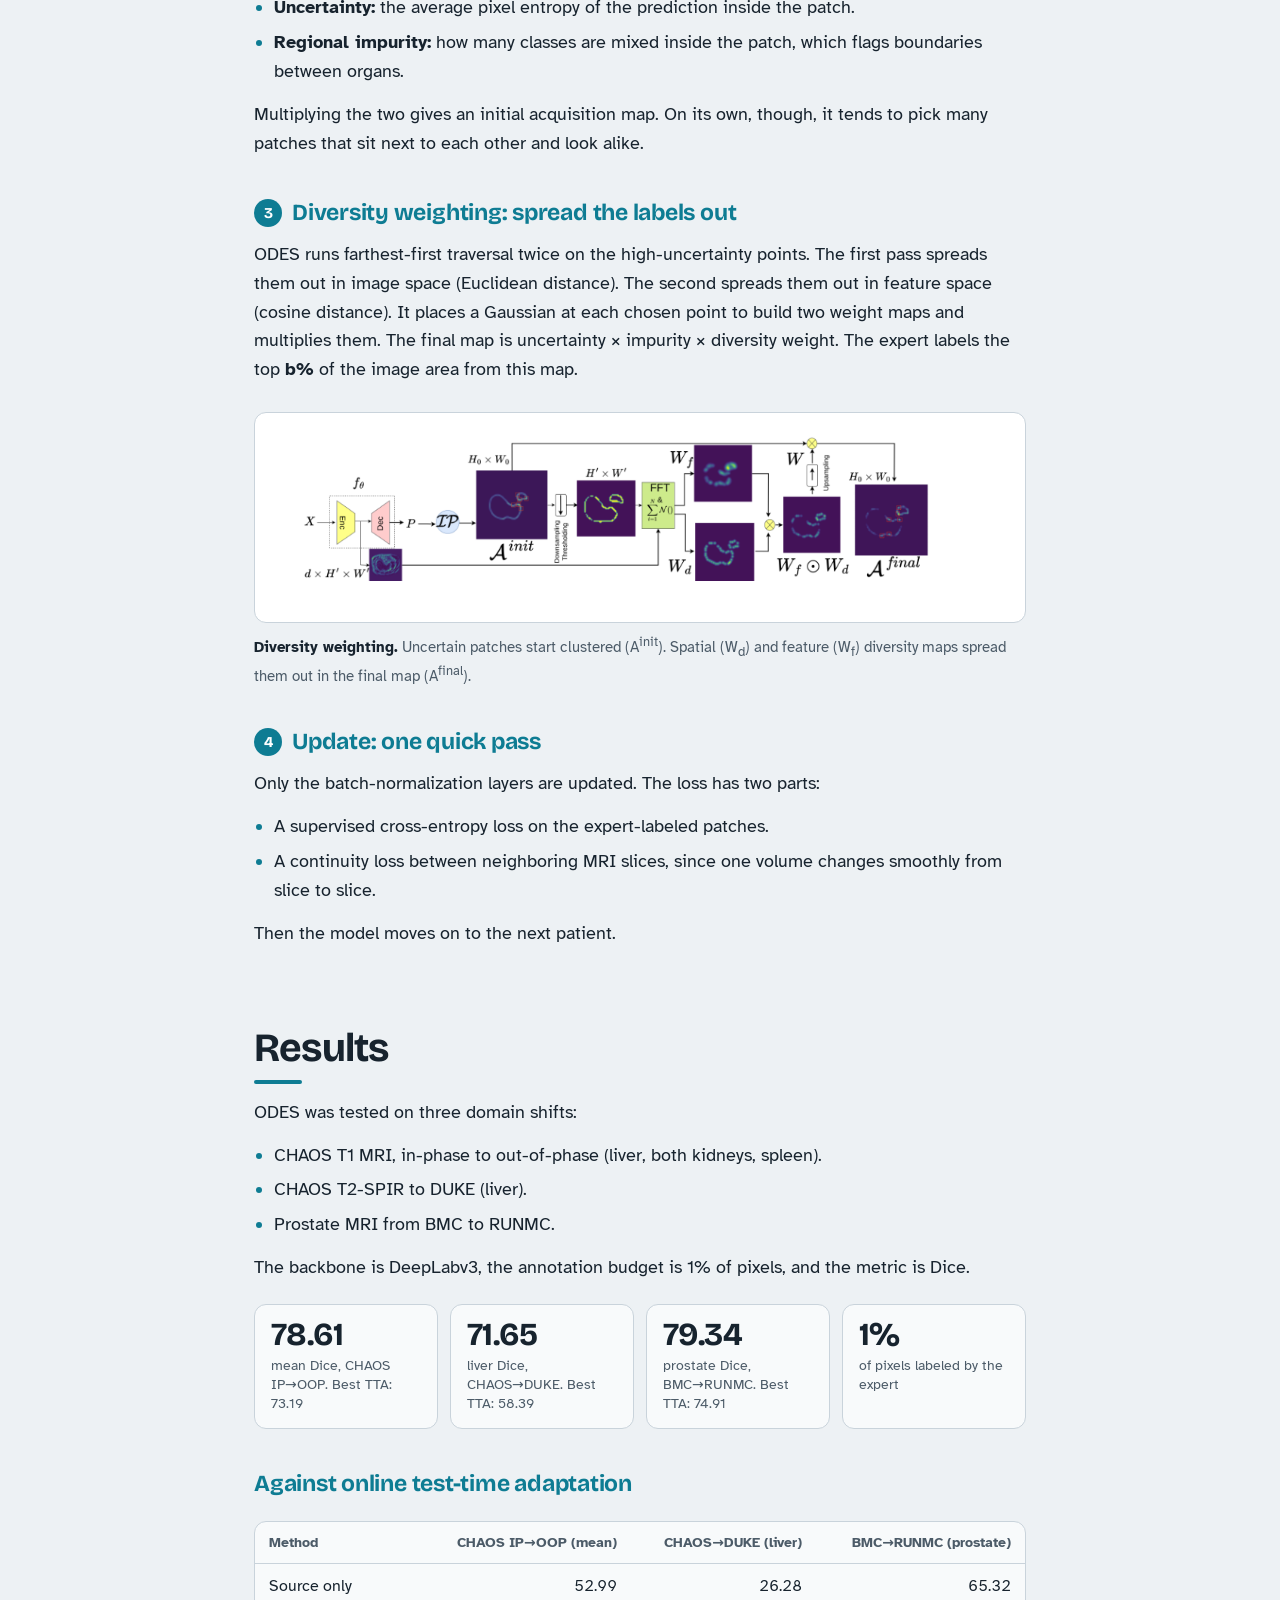
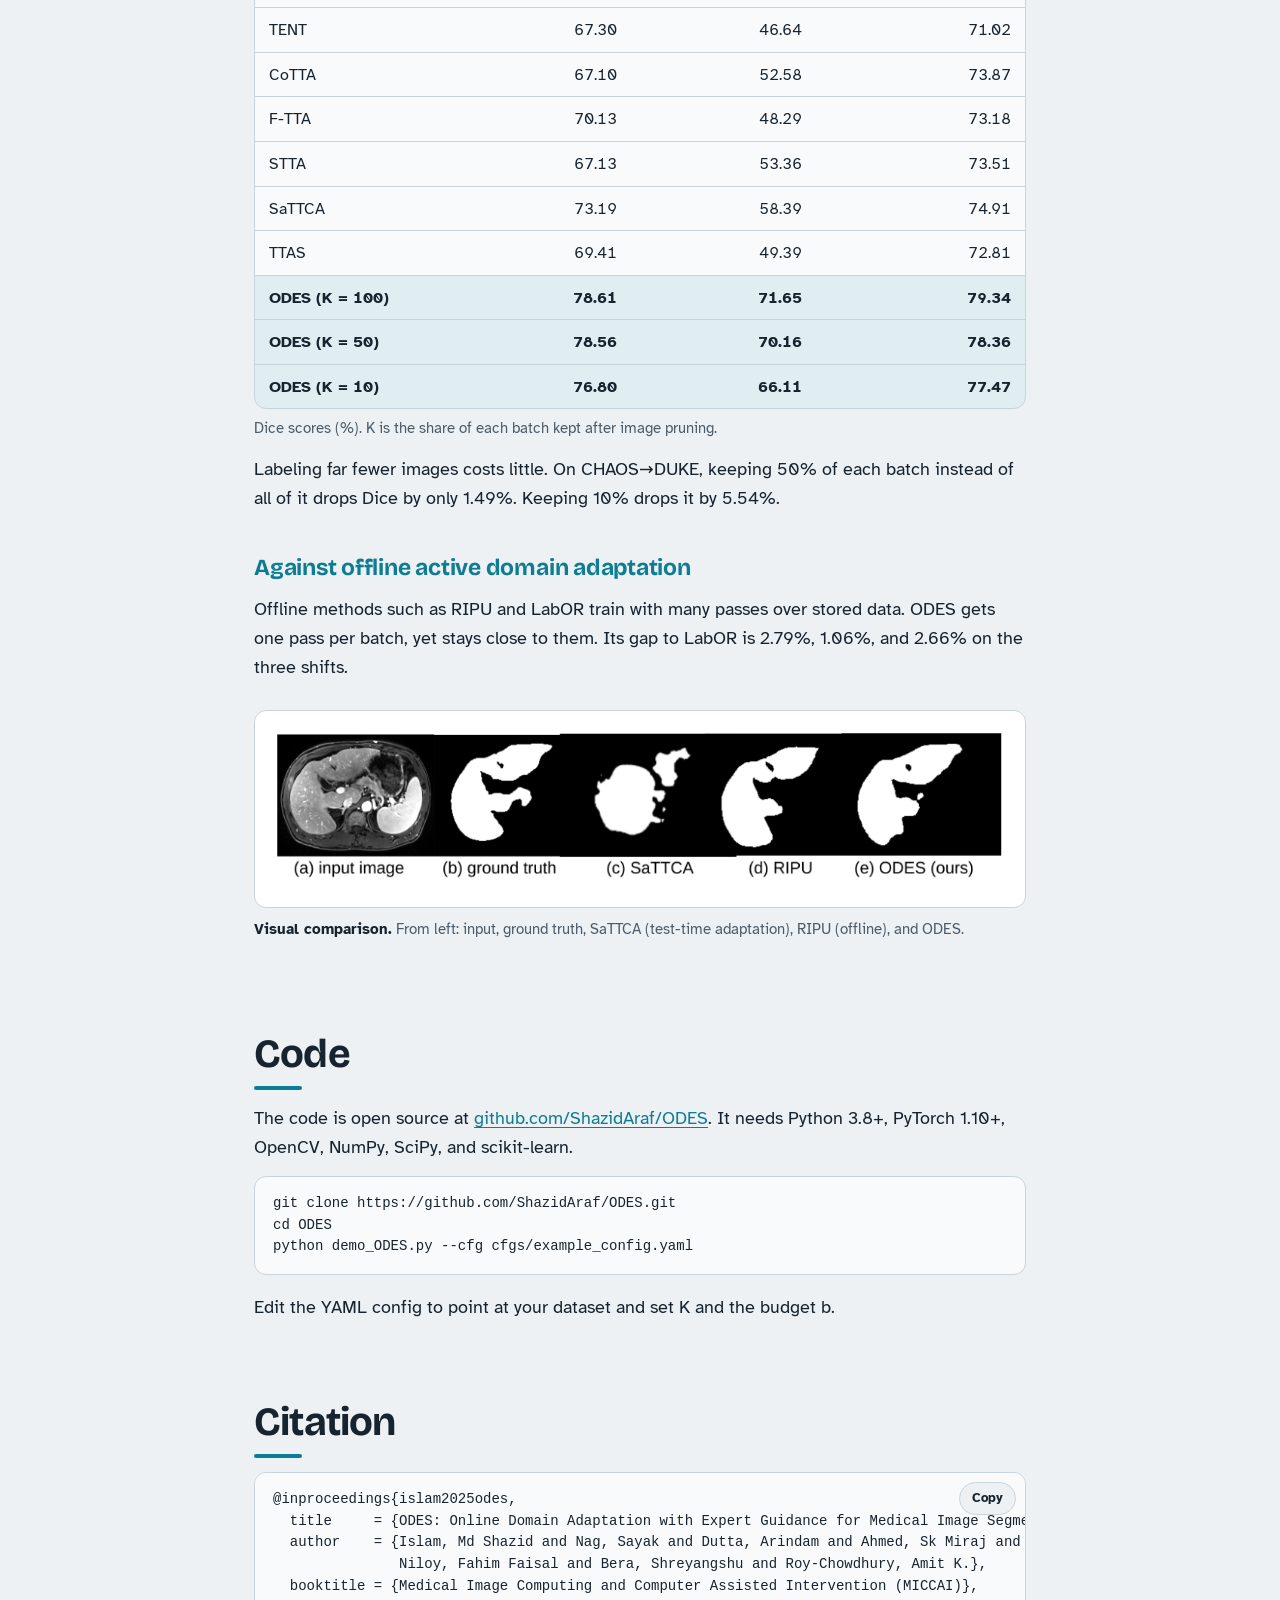
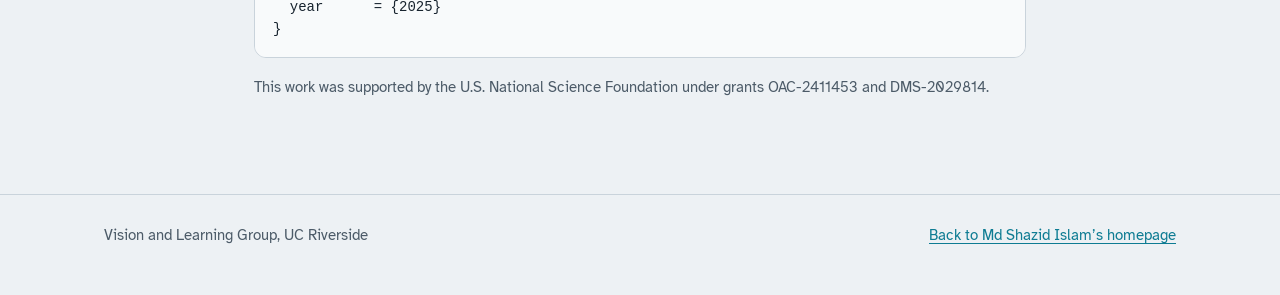
<file: ODES/index.html>
<!DOCTYPE html>
<html lang="en">
<head>
<meta charset="UTF-8">
<meta name="viewport" content="width=device-width, initial-scale=1">
<title>ODES: Online Domain Adaptation with Expert Guidance</title>
<meta name="description" content="ODES (MICCAI 2025): online, source-free domain adaptation for medical image segmentation, guided by a small amount of expert labeling.">
<meta property="og:title" content="ODES: Online Domain Adaptation with Expert Guidance for Medical Image Segmentation">
<meta property="og:description" content="MICCAI 2025. Adapt a segmentation model to a new scanner on the fly, using 1% expert labels on the patches that matter most.">
<meta property="og:image" content="https://shazidaraf.github.io/ODES/assets/fig2_pipeline.png">
<link rel="preconnect" href="https://fonts.googleapis.com">
<link rel="preconnect" href="https://fonts.gstatic.com" crossorigin>
<link href="https://fonts.googleapis.com/css2?family=Atkinson+Hyperlegible:ital,wght@0,400;0,700;1,400&family=Bricolage+Grotesque:opsz,wght@12..96,500;12..96,700;12..96,800&display=swap" rel="stylesheet">
<link rel="stylesheet" href="../assets/project.css">
</head>
<body>

<header class="topbar">
  <div class="in">
    <a href="../">Md Shazid Islam</a>
    <nav aria-label="Sections">
      <a href="#problem">Problem</a>
      <a href="#method">Method</a>
      <a href="#results">Results</a>
      <a href="#code">Code</a>
      <a href="#citation">Citation</a>
    </nav>
  </div>
</header>

<main>
  <div class="col head">
    <span class="venue">MICCAI 2025</span>
    <h1>ODES</h1>
    <p class="full">Online Domain Adaptation with Expert Guidance for Medical Image Segmentation</p>
    <p class="authors"><b>Md Shazid Islam</b>, Sayak Nag, Arindam Dutta, Sk Miraj Ahmed, Fahim Faisal Niloy, Shreyangshu Bera, Amit K. Roy-Chowdhury</p>
    <p class="affil">University of California, Riverside</p>
    <div class="btns">
      <a class="btn primary" href="https://papers.miccai.org/miccai-2025/paper/5017_paper.pdf">
        <svg viewBox="0 0 24 24" aria-hidden="true"><path d="M6 2h9l5 5v15H6V2zm8 1.5V8h4.5L14 3.5zM8 12h8v1.6H8V12zm0 3.4h8V17H8v-1.6zm0-6.8h4v1.6H8V8.6z"/></svg>Paper</a>
      <a class="btn" href="https://github.com/ShazidAraf/ODES">
        <svg viewBox="0 0 24 24" aria-hidden="true"><path d="M12 .5a11.5 11.5 0 0 0-3.64 22.41c.58.1.79-.25.79-.56v-2c-3.2.7-3.88-1.37-3.88-1.37-.53-1.33-1.28-1.69-1.28-1.69-1.05-.71.08-.7.08-.7 1.16.08 1.77 1.19 1.77 1.19 1.03 1.77 2.71 1.26 3.37.96.1-.75.4-1.26.73-1.55-2.55-.29-5.24-1.28-5.24-5.68 0-1.26.45-2.28 1.18-3.09-.12-.29-.51-1.46.11-3.05 0 0 .97-.31 3.17 1.18a11 11 0 0 1 5.77 0c2.2-1.49 3.17-1.18 3.17-1.18.62 1.59.23 2.76.11 3.05.74.81 1.18 1.83 1.18 3.09 0 4.41-2.69 5.38-5.26 5.67.41.36.78 1.06.78 2.14v3.17c0 .31.21.67.8.56A11.5 11.5 0 0 0 12 .5z"/></svg>Code on GitHub</a>
      <a class="btn" href="#citation">BibTeX</a>
    </div>
  </div>

  <div class="wide">
    <figure class="hero-fig" style="max-width:980px">
      <img src="assets/overview.gif" alt="Animated overview of ODES: offline vs online adaptation, the per-batch pipeline, diversity weighting, and results" width="960" height="600">
    </figure>
  </div>

  <div class="col">
    <p class="tldr">A segmentation model trained on one scanner breaks on another. ODES fixes it on the fly, one batch of patients at a time. It asks an expert to label just 1% of the pixels, on the images and patches that matter most. It never sees the source data and stores nothing.</p>

    <section id="problem">
      <h2>The problem</h2>
      <p>Medical segmentation models lose accuracy under domain shift. A new scanner, a new MRI contrast, or a new hospital is enough. In a clinic, patient scans arrive one after another, so the model has to adapt online. It sees each batch once and gets exactly one forward and backward pass.</p>
      <p>Existing options each fall short:</p>
      <ul>
        <li><b>Unsupervised domain adaptation</b> needs the labeled source data, which privacy rules often block, and a large offline target set.</li>
        <li><b>Test-time adaptation (TTA)</b> works online, but it learns from the model's own pseudo-labels. These are noisy, and errors hurt most on small organs.</li>
        <li><b>Offline active domain adaptation</b> adds expert labels, but it needs to store training data and annotations and run many passes.</li>
      </ul>
      <figure>
        <img src="assets/fig1_setups.png" alt="Three adaptation setups: offline ADA with annotation storage, TTA without expert input, and ODES with expert input and no storage" loading="lazy">
        <figcaption><b>Three setups.</b> (a) Offline active domain adaptation stores data and annotations. (b) Test-time adaptation has no expert in the loop. (c) ODES brings in the expert online, with no source data and no storage.</figcaption>
      </figure>
      <p>ODES fits real clinical timing. The expert labels a few patches during the <b>turnover time</b> between two patients&rsquo; scans, so the workflow is not slowed down.</p>
    </section>

    <section id="method">
      <h2>How ODES works</h2>
      <p>For every incoming batch, ODES runs an <b>infer, acquire, update</b> loop.</p>
      <figure>
        <img src="assets/fig2_pipeline.png" alt="ODES pipeline: a stream of batches goes into the pretrained model, then image pruning and acquisition pick patches for expert feedback, and the loss updates the model" loading="lazy">
        <figcaption><b>The online loop.</b> The pretrained model predicts on the batch. The active learning block prunes the batch (IP), picks the most useful patches (A), gets expert labels, and updates the model before the next batch arrives.</figcaption>
      </figure>

      <h3><span class="step">1</span>Image pruning: label only the most shifted images</h3>
      <p>Not every image in a batch is equally shifted, so labeling all of them wastes the expert&rsquo;s time. ODES compares each image&rsquo;s batch-normalization statistics with the statistics stored from the source domain. Each image is lightly augmented (flips, small rotations, brightness changes). Then a KL divergence is computed between the source and target per-channel Gaussians across BN layers. Only the top <b>K%</b> most shifted images move on.</p>

      <h3><span class="step">2</span>Acquisition: find the uncertain, mixed regions</h3>
      <p>Within each kept image, ODES scores square patches with two signals:</p>
      <ul>
        <li><b>Uncertainty:</b> the average pixel entropy of the prediction inside the patch.</li>
        <li><b>Regional impurity:</b> how many classes are mixed inside the patch, which flags boundaries between organs.</li>
      </ul>
      <p>Multiplying the two gives an initial acquisition map. On its own, though, it tends to pick many patches that sit next to each other and look alike.</p>

      <h3><span class="step">3</span>Diversity weighting: spread the labels out</h3>
      <p>ODES runs farthest-first traversal twice on the high-uncertainty points. The first pass spreads them out in image space (Euclidean distance). The second spreads them out in feature space (cosine distance). It places a Gaussian at each chosen point to build two weight maps and multiplies them. The final map is uncertainty &times; impurity &times; diversity weight. The expert labels the top <b>b%</b> of the image area from this map.</p>
      <figure>
        <img src="assets/fig3_diversity.png" alt="Diversity weighting: the initial acquisition map is reweighted by spatial and feature diversity maps to form the final map" loading="lazy">
        <figcaption><b>Diversity weighting.</b> Uncertain patches start clustered (A<sup>init</sup>). Spatial (W<sub>d</sub>) and feature (W<sub>f</sub>) diversity maps spread them out in the final map (A<sup>final</sup>).</figcaption>
      </figure>

      <h3><span class="step">4</span>Update: one quick pass</h3>
      <p>Only the batch-normalization layers are updated. The loss has two parts:</p>
      <ul>
        <li>A supervised cross-entropy loss on the expert-labeled patches.</li>
        <li>A continuity loss between neighboring MRI slices, since one volume changes smoothly from slice to slice.</li>
      </ul>
      <p>Then the model moves on to the next patient.</p>
    </section>

    <section id="results">
      <h2>Results</h2>
      <p>ODES was tested on three domain shifts:</p>
      <ul>
        <li>CHAOS T1 MRI, in-phase to out-of-phase (liver, both kidneys, spleen).</li>
        <li>CHAOS T2-SPIR to DUKE (liver).</li>
        <li>Prostate MRI from BMC to RUNMC.</li>
      </ul>
      <p>The backbone is DeepLabv3, the annotation budget is 1% of pixels, and the metric is Dice.</p>
      <div class="stats">
        <div class="stat"><b>78.61</b><span>mean Dice, CHAOS IP&rarr;OOP. Best TTA: 73.19</span></div>
        <div class="stat"><b>71.65</b><span>liver Dice, CHAOS&rarr;DUKE. Best TTA: 58.39</span></div>
        <div class="stat"><b>79.34</b><span>prostate Dice, BMC&rarr;RUNMC. Best TTA: 74.91</span></div>
        <div class="stat"><b>1%</b><span>of pixels labeled by the expert</span></div>
      </div>

      <h3>Against online test-time adaptation</h3>
      <div class="tablewrap">
        <table>
          <thead><tr><th>Method</th><th>CHAOS IP&rarr;OOP (mean)</th><th>CHAOS&rarr;DUKE (liver)</th><th>BMC&rarr;RUNMC (prostate)</th></tr></thead>
          <tbody>
            <tr><td>Source only</td><td>52.99</td><td>26.28</td><td>65.32</td></tr>
            <tr><td>TENT</td><td>67.30</td><td>46.64</td><td>71.02</td></tr>
            <tr><td>CoTTA</td><td>67.10</td><td>52.58</td><td>73.87</td></tr>
            <tr><td>F-TTA</td><td>70.13</td><td>48.29</td><td>73.18</td></tr>
            <tr><td>STTA</td><td>67.13</td><td>53.36</td><td>73.51</td></tr>
            <tr><td>SaTTCA</td><td>73.19</td><td>58.39</td><td>74.91</td></tr>
            <tr><td>TTAS</td><td>69.41</td><td>49.39</td><td>72.81</td></tr>
            <tr class="ours"><td>ODES (K = 100)</td><td>78.61</td><td>71.65</td><td>79.34</td></tr>
            <tr class="ours"><td>ODES (K = 50)</td><td>78.56</td><td>70.16</td><td>78.36</td></tr>
            <tr class="ours"><td>ODES (K = 10)</td><td>76.80</td><td>66.11</td><td>77.47</td></tr>
          </tbody>
        </table>
      </div>
      <p class="note">Dice scores (%). K is the share of each batch kept after image pruning.</p>
      <p>Labeling far fewer images costs little. On CHAOS&rarr;DUKE, keeping 50% of each batch instead of all of it drops Dice by only 1.49%. Keeping 10% drops it by 5.54%.</p>

      <h3>Against offline active domain adaptation</h3>
      <p>Offline methods such as RIPU and LabOR train with many passes over stored data. ODES gets one pass per batch, yet stays close to them. Its gap to LabOR is 2.79%, 1.06%, and 2.66% on the three shifts.</p>

      <figure>
        <img src="assets/fig4_visual.png" alt="Visual comparison: input MRI, ground truth, SaTTCA, RIPU, and ODES masks" loading="lazy">
        <figcaption><b>Visual comparison.</b> From left: input, ground truth, SaTTCA (test-time adaptation), RIPU (offline), and ODES.</figcaption>
      </figure>
    </section>

    <section id="code">
      <h2>Code</h2>
      <p>The code is open source at <a href="https://github.com/ShazidAraf/ODES">github.com/ShazidAraf/ODES</a>. It needs Python 3.8+, PyTorch 1.10+, OpenCV, NumPy, SciPy, and scikit-learn.</p>
      <pre><code>git clone https://github.com/ShazidAraf/ODES.git
cd ODES
python demo_ODES.py --cfg cfgs/example_config.yaml</code></pre>
      <p>Edit the YAML config to point at your dataset and set K and the budget b.</p>
    </section>

    <section id="citation">
      <h2>Citation</h2>
      <div class="cite">
        <button class="copy" type="button" data-copy="bib">Copy</button>
        <pre id="bib"><code>@inproceedings{islam2025odes,
  title     = {ODES: Online Domain Adaptation with Expert Guidance for Medical Image Segmentation},
  author    = {Islam, Md Shazid and Nag, Sayak and Dutta, Arindam and Ahmed, Sk Miraj and
               Niloy, Fahim Faisal and Bera, Shreyangshu and Roy-Chowdhury, Amit K.},
  booktitle = {Medical Image Computing and Computer Assisted Intervention (MICCAI)},
  year      = {2025}
}</code></pre>
      </div>
      <p class="note">This work was supported by the U.S. National Science Foundation under grants OAC-2411453 and DMS-2029814.</p>
    </section>
  </div>
</main>

<footer>
  <div class="wide">
    <span>Vision and Learning Group, UC Riverside</span>
    <span><a href="../">Back to Md Shazid Islam&rsquo;s homepage</a></span>
  </div>
</footer>

<script>
document.querySelectorAll('.copy').forEach(function (b) {
  b.addEventListener('click', function () {
    var t = document.getElementById(b.dataset.copy).innerText;
    try {
      navigator.clipboard.writeText(t).then(function () { b.textContent = 'Copied'; setTimeout(function () { b.textContent = 'Copy'; }, 1600); });
    } catch (e) {}
  });
});
</script>
</body>
</html>
</file>
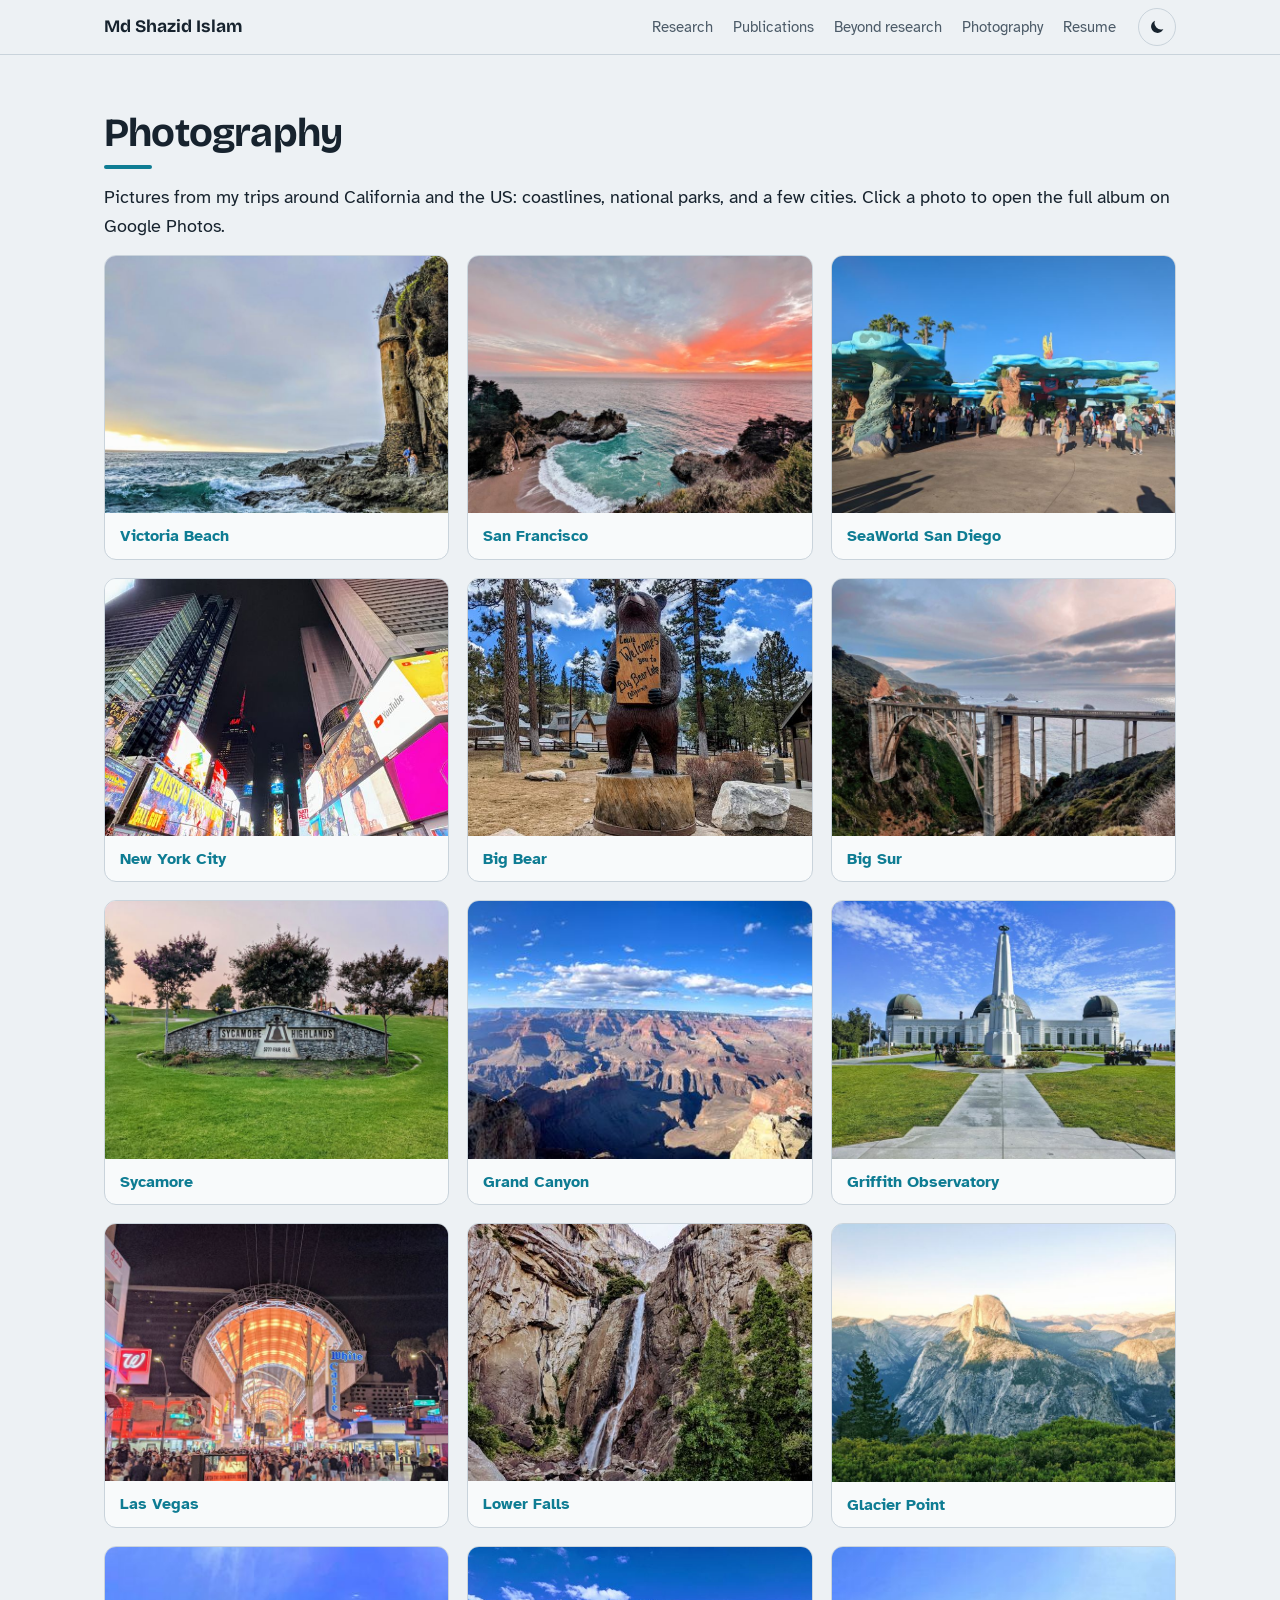
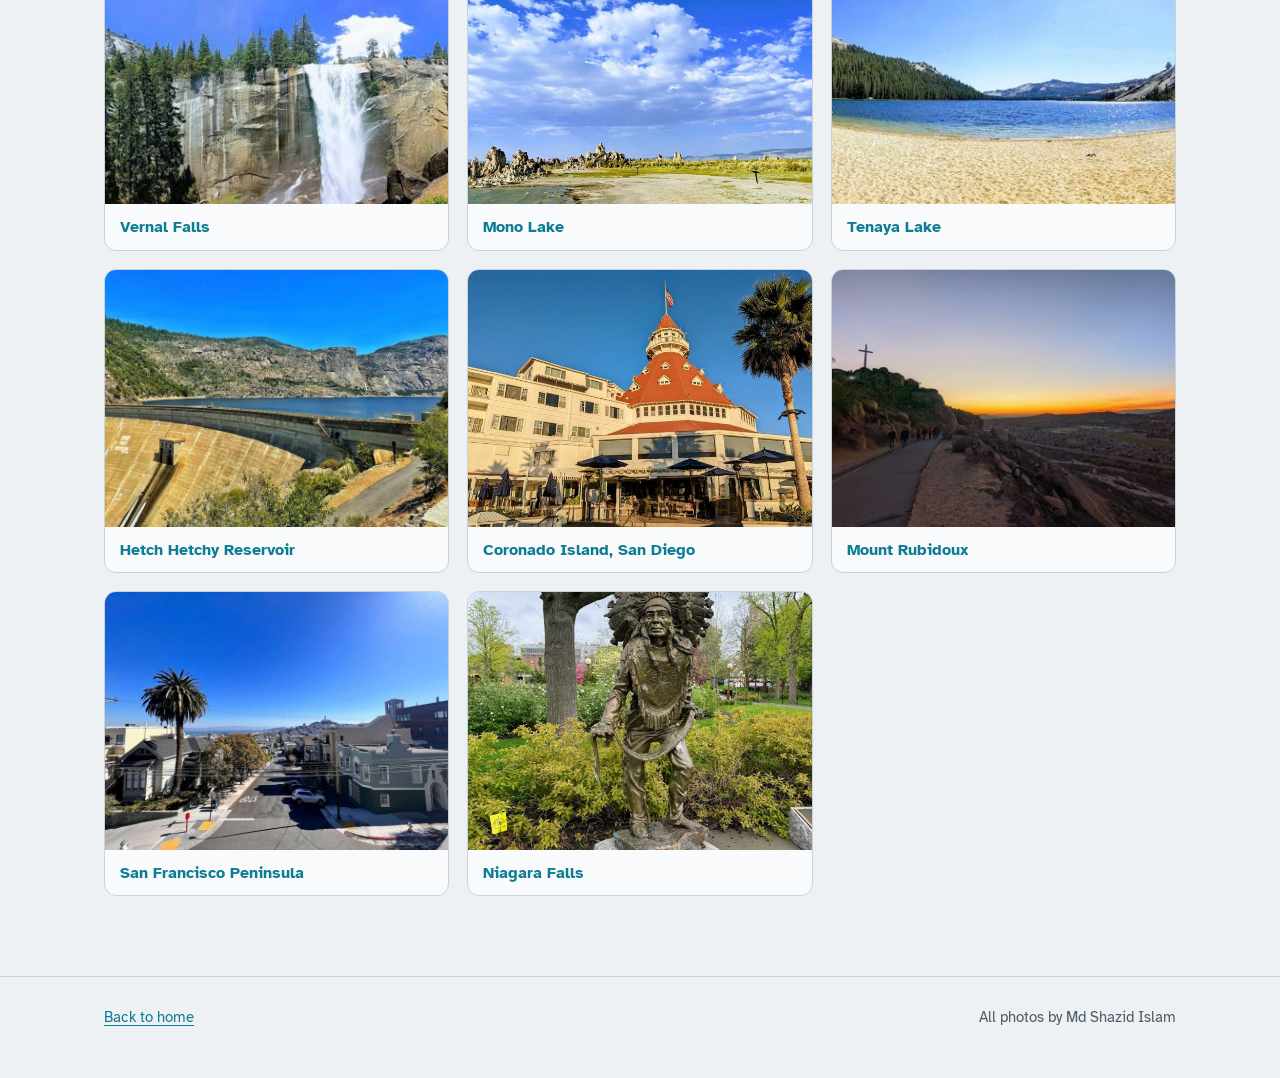
<file: photos/index.html>
<!doctype html>
<html lang="en">
<head>
<meta charset="utf-8">
<meta name="viewport" content="width=device-width, initial-scale=1">
<link rel="canonical" href="https://shazidaraf.github.io/photos/">
<title>Photography | Md Shazid Islam</title>
<meta name="description" content="Travel photography by Md Shazid Islam: coastlines, national parks, and cities.">
<script>
(function(){try{var t=localStorage.getItem('theme');if(t==='light'||t==='dark')document.documentElement.setAttribute('data-theme',t);}catch(e){}})();
</script>
<link rel="preconnect" href="https://fonts.googleapis.com">
<link rel="preconnect" href="https://fonts.gstatic.com" crossorigin>
<link href="https://fonts.googleapis.com/css2?family=Atkinson+Hyperlegible:wght@400;700&family=Bricolage+Grotesque:opsz,wght@12..96,500;12..96,700;12..96,800&display=swap" rel="stylesheet">
<link rel="stylesheet" href="../assets/project.css">
<style>
.photo-grid { display: grid; grid-template-columns: repeat(3, 1fr); gap: 18px; margin: 8px 0 0; }
.pcard { margin: 0; background: var(--surface); border: 1px solid var(--line); border-radius: 12px; overflow: hidden; }
.pcard a { display: block; }
.pcard img { width: 100%; aspect-ratio: 4 / 3; object-fit: cover; border: 0; border-radius: 0; padding: 0; transition: transform .3s; }
.pcard a:hover img { transform: scale(1.03); }
.pcard figcaption { padding: 11px 15px; margin: 0; font-weight: 700; font-size: 15.5px; color: var(--ink); }
.pcard figcaption a { color: var(--contour); text-decoration: none; }
.pcard figcaption a:hover { text-decoration: underline; }
@media (max-width: 860px) { .photo-grid { grid-template-columns: 1fr 1fr; } }
@media (max-width: 520px) { .photo-grid { grid-template-columns: 1fr; } }
</style>
</head>
<body>
<header class="topbar"><div class="in">
  <a href="../">Md Shazid Islam</a>
  <div class="bar-right">
    <nav aria-label="Sections"><a href="../#research">Research</a><a href="../#publications">Publications</a><a href="../#beyond">Beyond research</a><a href="./" aria-current="page">Photography</a><a href="../Md_Shazid_Islam_Resume.pdf">Resume</a></nav>
    <button class="theme-toggle" type="button" aria-label="Switch to dark theme" title="Switch theme">
      <svg class="i-moon" viewBox="0 0 24 24" aria-hidden="true"><path d="M20.5 14.6A8.5 8.5 0 0 1 9.4 3.5a8.5 8.5 0 1 0 11.1 11.1z"/></svg>
      <svg class="i-sun" viewBox="0 0 24 24" aria-hidden="true"><circle cx="12" cy="12" r="4.2"/><path d="M12 1.8v2.6M12 19.6v2.6M4.6 4.6l1.8 1.8M17.6 17.6l1.8 1.8M1.8 12h2.6M19.6 12h2.6M4.6 19.4l1.8-1.8M17.6 6.4l1.8-1.8" stroke="currentColor" stroke-width="2" stroke-linecap="round" fill="none"/></svg>
    </button>
  </div>
</div></header>
<main class="wide">
  <section>
    <h2>Photography</h2>
    <p>Pictures from my trips around California and the US: coastlines, national parks, and a few cities. Click a photo to open the full album on Google Photos.</p>
    <div class="photo-grid">
          <figure class="pcard"><a href="https://photos.app.goo.gl/KHdjkZMR8sKs85NVA" target="_blank" rel="noopener" aria-label="Victoria Beach album on Google Photos"><img src="../assets/photos/thumb/01_victoria-beach.jpg" alt="Victoria Beach, photo by Md Shazid Islam" loading="lazy"></a><figcaption><a href="https://photos.app.goo.gl/KHdjkZMR8sKs85NVA" target="_blank" rel="noopener">Victoria Beach</a></figcaption></figure>
          <figure class="pcard"><a href="https://photos.app.goo.gl/xKGzwrLNMqvcBaBm7" target="_blank" rel="noopener" aria-label="San Francisco album on Google Photos"><img src="../assets/photos/thumb/02_san-francisco.jpg" alt="San Francisco, photo by Md Shazid Islam" loading="lazy"></a><figcaption><a href="https://photos.app.goo.gl/xKGzwrLNMqvcBaBm7" target="_blank" rel="noopener">San Francisco</a></figcaption></figure>
          <figure class="pcard"><a href="https://photos.app.goo.gl/F7pEDyx7x1XfgvKb8" target="_blank" rel="noopener" aria-label="SeaWorld San Diego album on Google Photos"><img src="../assets/photos/thumb/03_seaworld-san-diego.jpg" alt="SeaWorld San Diego, photo by Md Shazid Islam" loading="lazy"></a><figcaption><a href="https://photos.app.goo.gl/F7pEDyx7x1XfgvKb8" target="_blank" rel="noopener">SeaWorld San Diego</a></figcaption></figure>
          <figure class="pcard"><a href="https://photos.app.goo.gl/3zPotEbcKGP3EueV7" target="_blank" rel="noopener" aria-label="New York City album on Google Photos"><img src="../assets/photos/thumb/04_new-york-city.jpg" alt="New York City, photo by Md Shazid Islam" loading="lazy"></a><figcaption><a href="https://photos.app.goo.gl/3zPotEbcKGP3EueV7" target="_blank" rel="noopener">New York City</a></figcaption></figure>
          <figure class="pcard"><a href="https://photos.app.goo.gl/58iyX2YQizsHnNjn8" target="_blank" rel="noopener" aria-label="Big Bear album on Google Photos"><img src="../assets/photos/thumb/05_big-bear.jpg" alt="Big Bear, photo by Md Shazid Islam" loading="lazy"></a><figcaption><a href="https://photos.app.goo.gl/58iyX2YQizsHnNjn8" target="_blank" rel="noopener">Big Bear</a></figcaption></figure>
          <figure class="pcard"><a href="https://photos.app.goo.gl/sS9DpbfdLJ554VhT8" target="_blank" rel="noopener" aria-label="Big Sur album on Google Photos"><img src="../assets/photos/thumb/06_big-sur.jpg" alt="Big Sur, photo by Md Shazid Islam" loading="lazy"></a><figcaption><a href="https://photos.app.goo.gl/sS9DpbfdLJ554VhT8" target="_blank" rel="noopener">Big Sur</a></figcaption></figure>
          <figure class="pcard"><a href="https://photos.app.goo.gl/aDqya7YheceraMLM8" target="_blank" rel="noopener" aria-label="Sycamore album on Google Photos"><img src="../assets/photos/thumb/07_sycamore.jpg" alt="Sycamore, photo by Md Shazid Islam" loading="lazy"></a><figcaption><a href="https://photos.app.goo.gl/aDqya7YheceraMLM8" target="_blank" rel="noopener">Sycamore</a></figcaption></figure>
          <figure class="pcard"><a href="https://photos.app.goo.gl/sc6QeWgpDj424Ci39" target="_blank" rel="noopener" aria-label="Grand Canyon album on Google Photos"><img src="../assets/photos/thumb/08_grand-canyon.jpg" alt="Grand Canyon, photo by Md Shazid Islam" loading="lazy"></a><figcaption><a href="https://photos.app.goo.gl/sc6QeWgpDj424Ci39" target="_blank" rel="noopener">Grand Canyon</a></figcaption></figure>
          <figure class="pcard"><a href="https://photos.app.goo.gl/XTzCjhPUBxdJ3K2j7" target="_blank" rel="noopener" aria-label="Griffith Observatory album on Google Photos"><img src="../assets/photos/thumb/09_griffith-observatory.jpg" alt="Griffith Observatory, photo by Md Shazid Islam" loading="lazy"></a><figcaption><a href="https://photos.app.goo.gl/XTzCjhPUBxdJ3K2j7" target="_blank" rel="noopener">Griffith Observatory</a></figcaption></figure>
          <figure class="pcard"><a href="https://photos.app.goo.gl/1VH77eGiF1Ln7MSg6" target="_blank" rel="noopener" aria-label="Las Vegas album on Google Photos"><img src="../assets/photos/thumb/10_las-vegas.jpg" alt="Las Vegas, photo by Md Shazid Islam" loading="lazy"></a><figcaption><a href="https://photos.app.goo.gl/1VH77eGiF1Ln7MSg6" target="_blank" rel="noopener">Las Vegas</a></figcaption></figure>
          <figure class="pcard"><a href="https://photos.app.goo.gl/omarvdRnMp8b88cSA" target="_blank" rel="noopener" aria-label="Lower Falls album on Google Photos"><img src="../assets/photos/thumb/11_lower-falls.jpg" alt="Lower Falls, photo by Md Shazid Islam" loading="lazy"></a><figcaption><a href="https://photos.app.goo.gl/omarvdRnMp8b88cSA" target="_blank" rel="noopener">Lower Falls</a></figcaption></figure>
          <figure class="pcard"><a href="https://photos.app.goo.gl/nDrWT2kZuAaijXeM7" target="_blank" rel="noopener" aria-label="Glacier Point album on Google Photos"><img src="../assets/photos/thumb/12_glacier-point.jpg" alt="Glacier Point, photo by Md Shazid Islam" loading="lazy"></a><figcaption><a href="https://photos.app.goo.gl/nDrWT2kZuAaijXeM7" target="_blank" rel="noopener">Glacier Point</a></figcaption></figure>
          <figure class="pcard"><a href="https://photos.app.goo.gl/vi4YXfa6nBw6isT5A" target="_blank" rel="noopener" aria-label="Vernal Falls album on Google Photos"><img src="../assets/photos/thumb/13_vernal-falls.jpg" alt="Vernal Falls, photo by Md Shazid Islam" loading="lazy"></a><figcaption><a href="https://photos.app.goo.gl/vi4YXfa6nBw6isT5A" target="_blank" rel="noopener">Vernal Falls</a></figcaption></figure>
          <figure class="pcard"><a href="https://photos.app.goo.gl/6so5ZBAoDsUYnKZR9" target="_blank" rel="noopener" aria-label="Mono Lake album on Google Photos"><img src="../assets/photos/thumb/14_mono-lake.jpg" alt="Mono Lake, photo by Md Shazid Islam" loading="lazy"></a><figcaption><a href="https://photos.app.goo.gl/6so5ZBAoDsUYnKZR9" target="_blank" rel="noopener">Mono Lake</a></figcaption></figure>
          <figure class="pcard"><a href="https://photos.app.goo.gl/SSzSbUNAgJtxfhPE7" target="_blank" rel="noopener" aria-label="Tenaya Lake album on Google Photos"><img src="../assets/photos/thumb/15_tenaya-lake.jpg" alt="Tenaya Lake, photo by Md Shazid Islam" loading="lazy"></a><figcaption><a href="https://photos.app.goo.gl/SSzSbUNAgJtxfhPE7" target="_blank" rel="noopener">Tenaya Lake</a></figcaption></figure>
          <figure class="pcard"><a href="https://photos.app.goo.gl/M2DKryCoUhcCahHt7" target="_blank" rel="noopener" aria-label="Hetch Hetchy Reservoir album on Google Photos"><img src="../assets/photos/thumb/16_hetch-hetchy-reservoir.jpg" alt="Hetch Hetchy Reservoir, photo by Md Shazid Islam" loading="lazy"></a><figcaption><a href="https://photos.app.goo.gl/M2DKryCoUhcCahHt7" target="_blank" rel="noopener">Hetch Hetchy Reservoir</a></figcaption></figure>
          <figure class="pcard"><a href="https://photos.app.goo.gl/4RGDbwMTA22aSjub7" target="_blank" rel="noopener" aria-label="Coronado Island, San Diego album on Google Photos"><img src="../assets/photos/thumb/17_coronado-island.jpg" alt="Coronado Island, San Diego, photo by Md Shazid Islam" loading="lazy"></a><figcaption><a href="https://photos.app.goo.gl/4RGDbwMTA22aSjub7" target="_blank" rel="noopener">Coronado Island, San Diego</a></figcaption></figure>
          <figure class="pcard"><a href="https://photos.app.goo.gl/TgkYXQWwqZewXTKL7" target="_blank" rel="noopener" aria-label="Mount Rubidoux album on Google Photos"><img src="../assets/photos/thumb/18_mount-rubidoux.jpg" alt="Mount Rubidoux, photo by Md Shazid Islam" loading="lazy"></a><figcaption><a href="https://photos.app.goo.gl/TgkYXQWwqZewXTKL7" target="_blank" rel="noopener">Mount Rubidoux</a></figcaption></figure>
          <figure class="pcard"><a href="https://photos.app.goo.gl/QqK1nDsqkUdA4wEt5" target="_blank" rel="noopener" aria-label="San Francisco Peninsula album on Google Photos"><img src="../assets/photos/thumb/19_san-francisco-peninsula.jpg" alt="San Francisco Peninsula, photo by Md Shazid Islam" loading="lazy"></a><figcaption><a href="https://photos.app.goo.gl/QqK1nDsqkUdA4wEt5" target="_blank" rel="noopener">San Francisco Peninsula</a></figcaption></figure>
          <figure class="pcard"><a href="https://photos.app.goo.gl/3Fqek35YE4b7Mojs9" target="_blank" rel="noopener" aria-label="Niagara Falls album on Google Photos"><img src="../assets/photos/thumb/20_niagara-falls.jpg" alt="Niagara Falls, photo by Md Shazid Islam" loading="lazy"></a><figcaption><a href="https://photos.app.goo.gl/3Fqek35YE4b7Mojs9" target="_blank" rel="noopener">Niagara Falls</a></figcaption></figure>
    </div>
  </section>
</main>
<footer><div class="wide"><span><a href="../">Back to home</a></span><span>All photos by Md Shazid Islam</span></div></footer>
<script>
(function(){
  var b=document.querySelector('.theme-toggle');
  function cur(){return document.documentElement.getAttribute('data-theme')==='dark'?'dark':'light';}
  function sync(){var d=cur()==='dark';b.classList.toggle('is-dark',d);b.setAttribute('aria-label',d?'Switch to light theme':'Switch to dark theme');}
  b.addEventListener('click',function(){var n=cur()==='dark'?'light':'dark';document.documentElement.setAttribute('data-theme',n);try{localStorage.setItem('theme',n);}catch(e){}sync();});
  sync();
})();
</script>
</body>
</html>
</file>
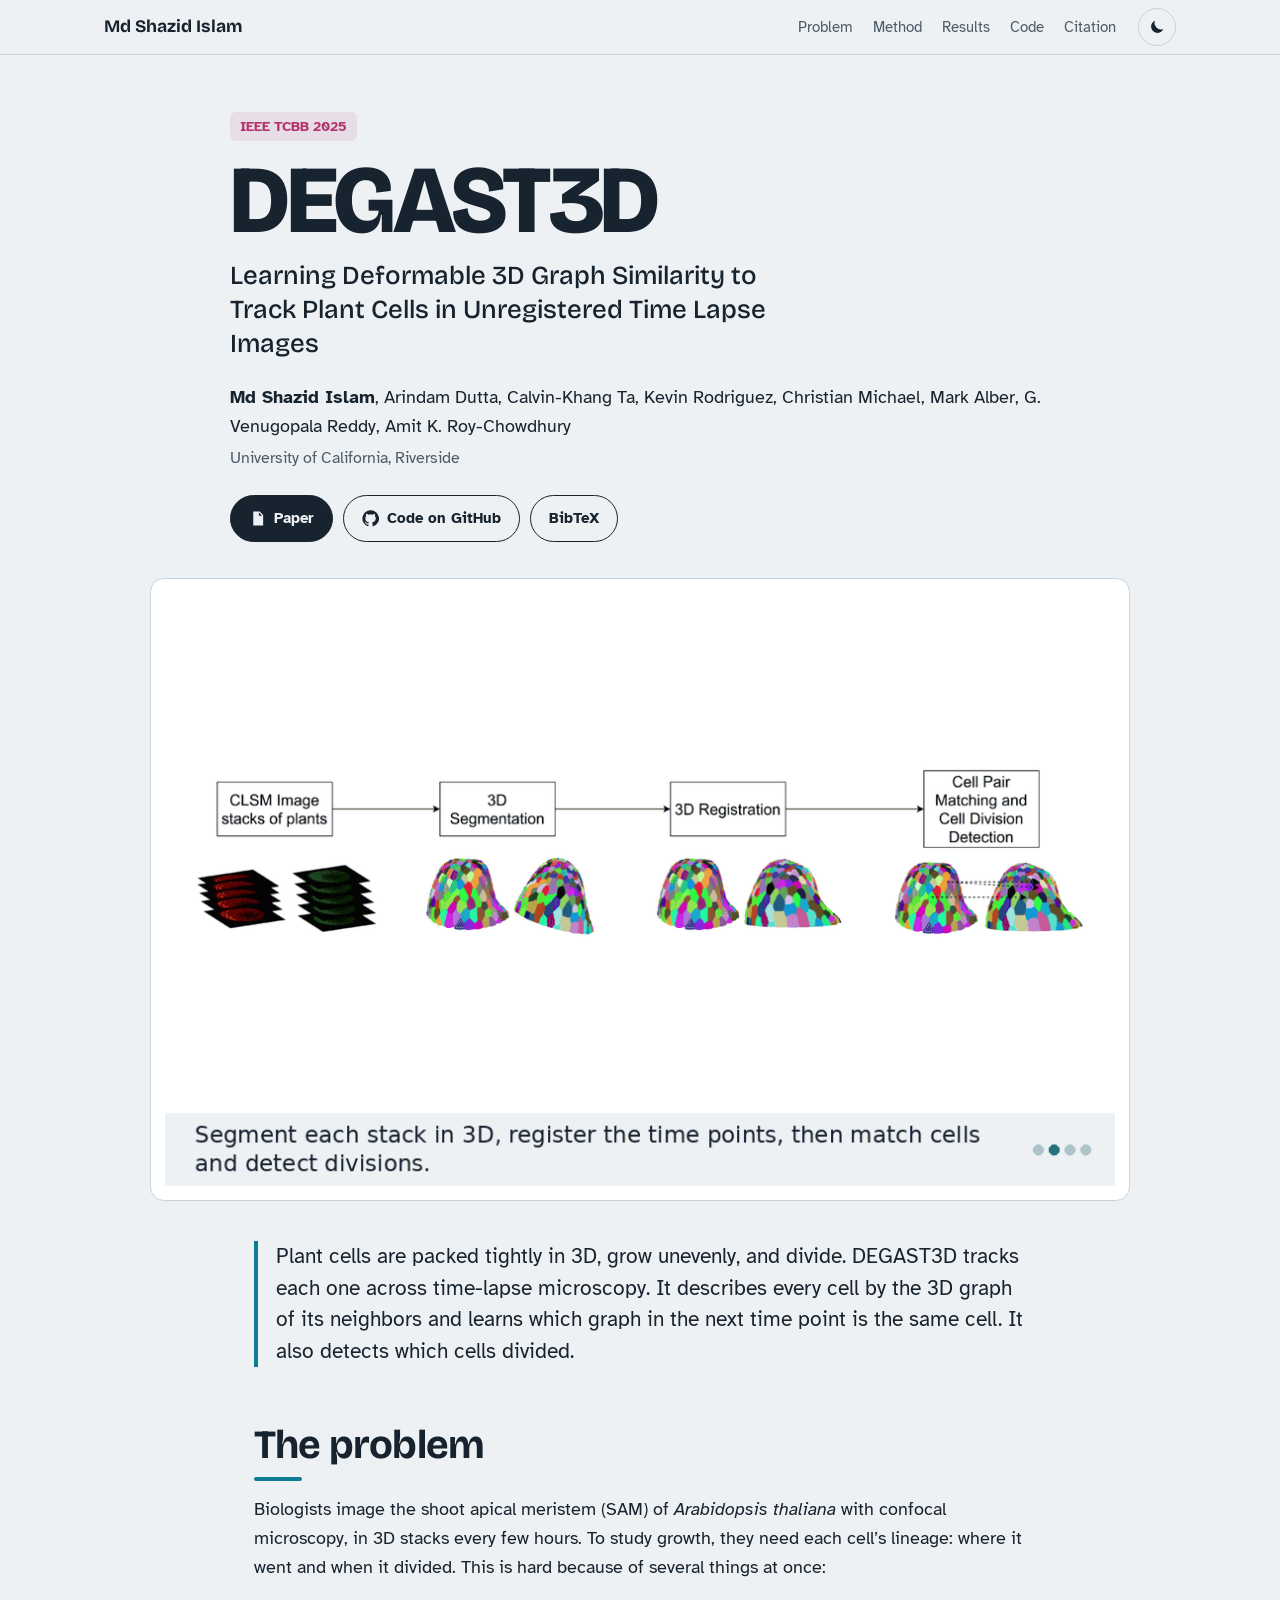
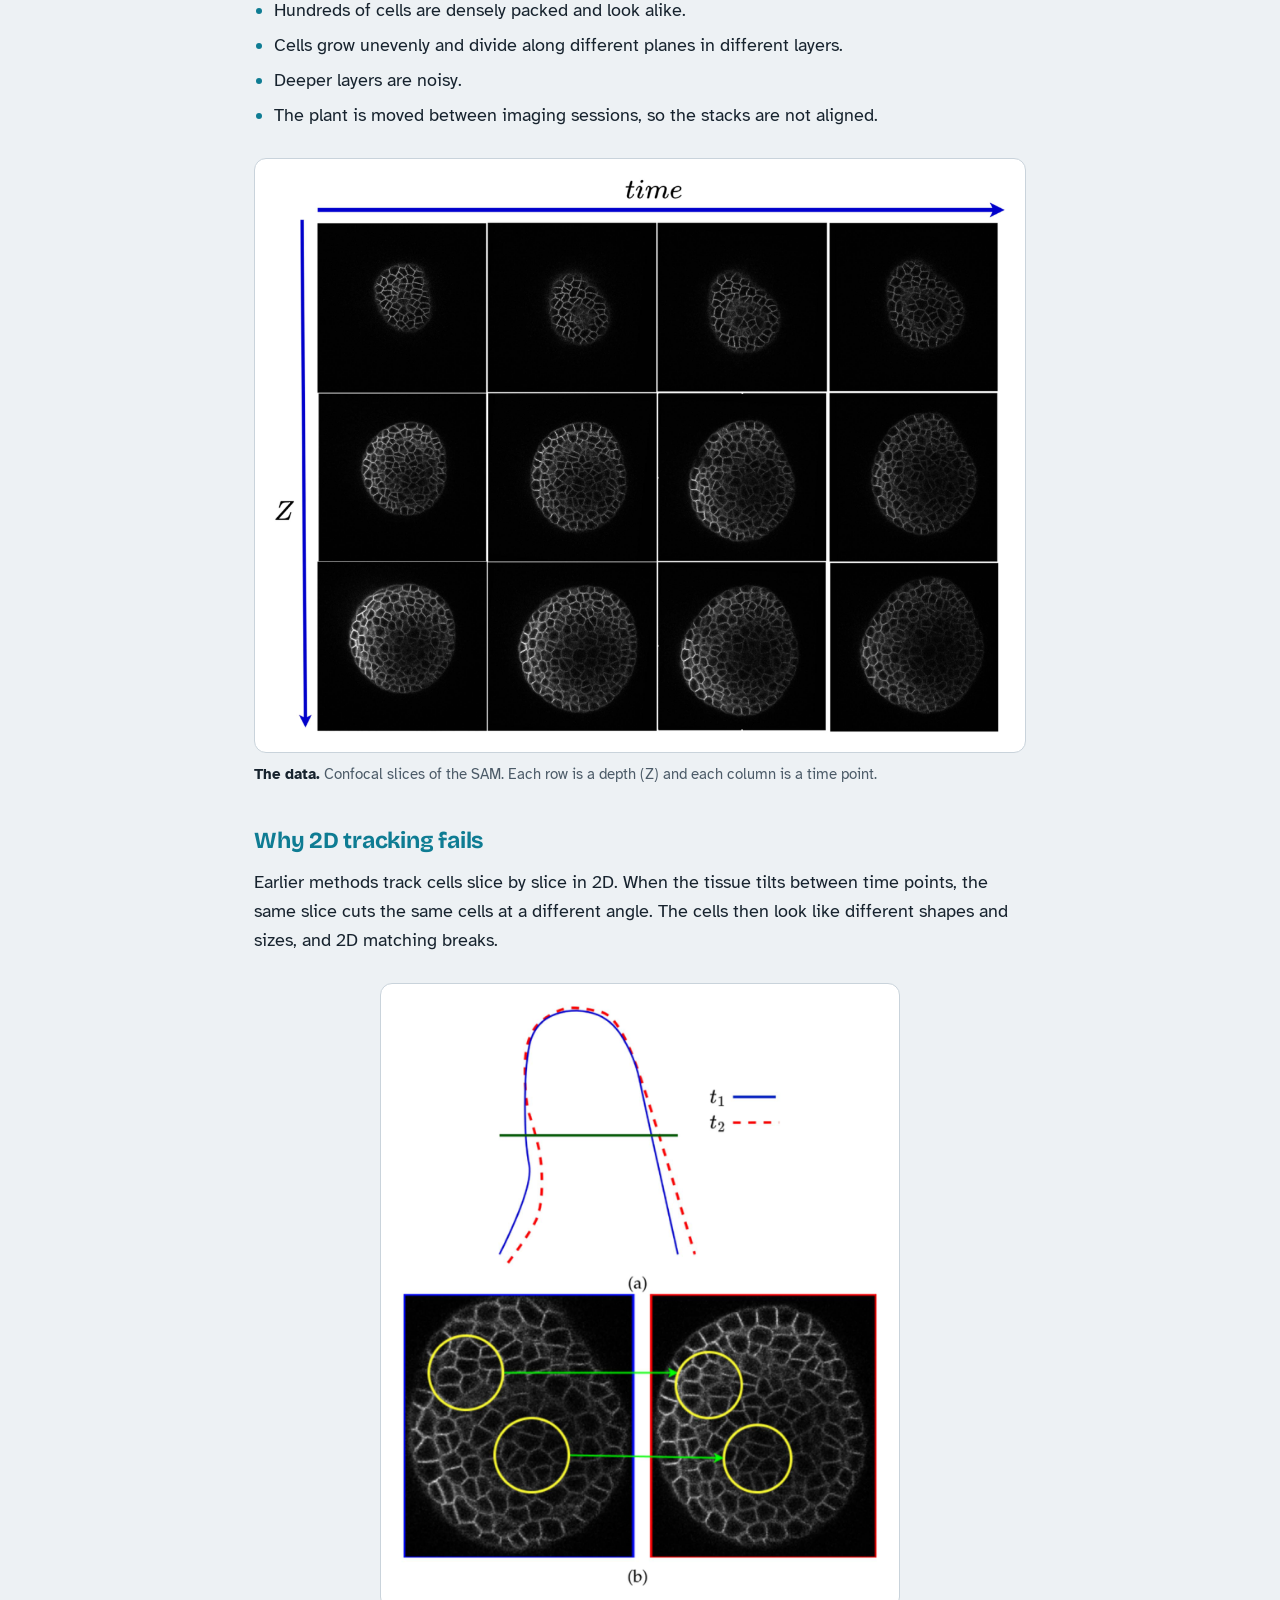
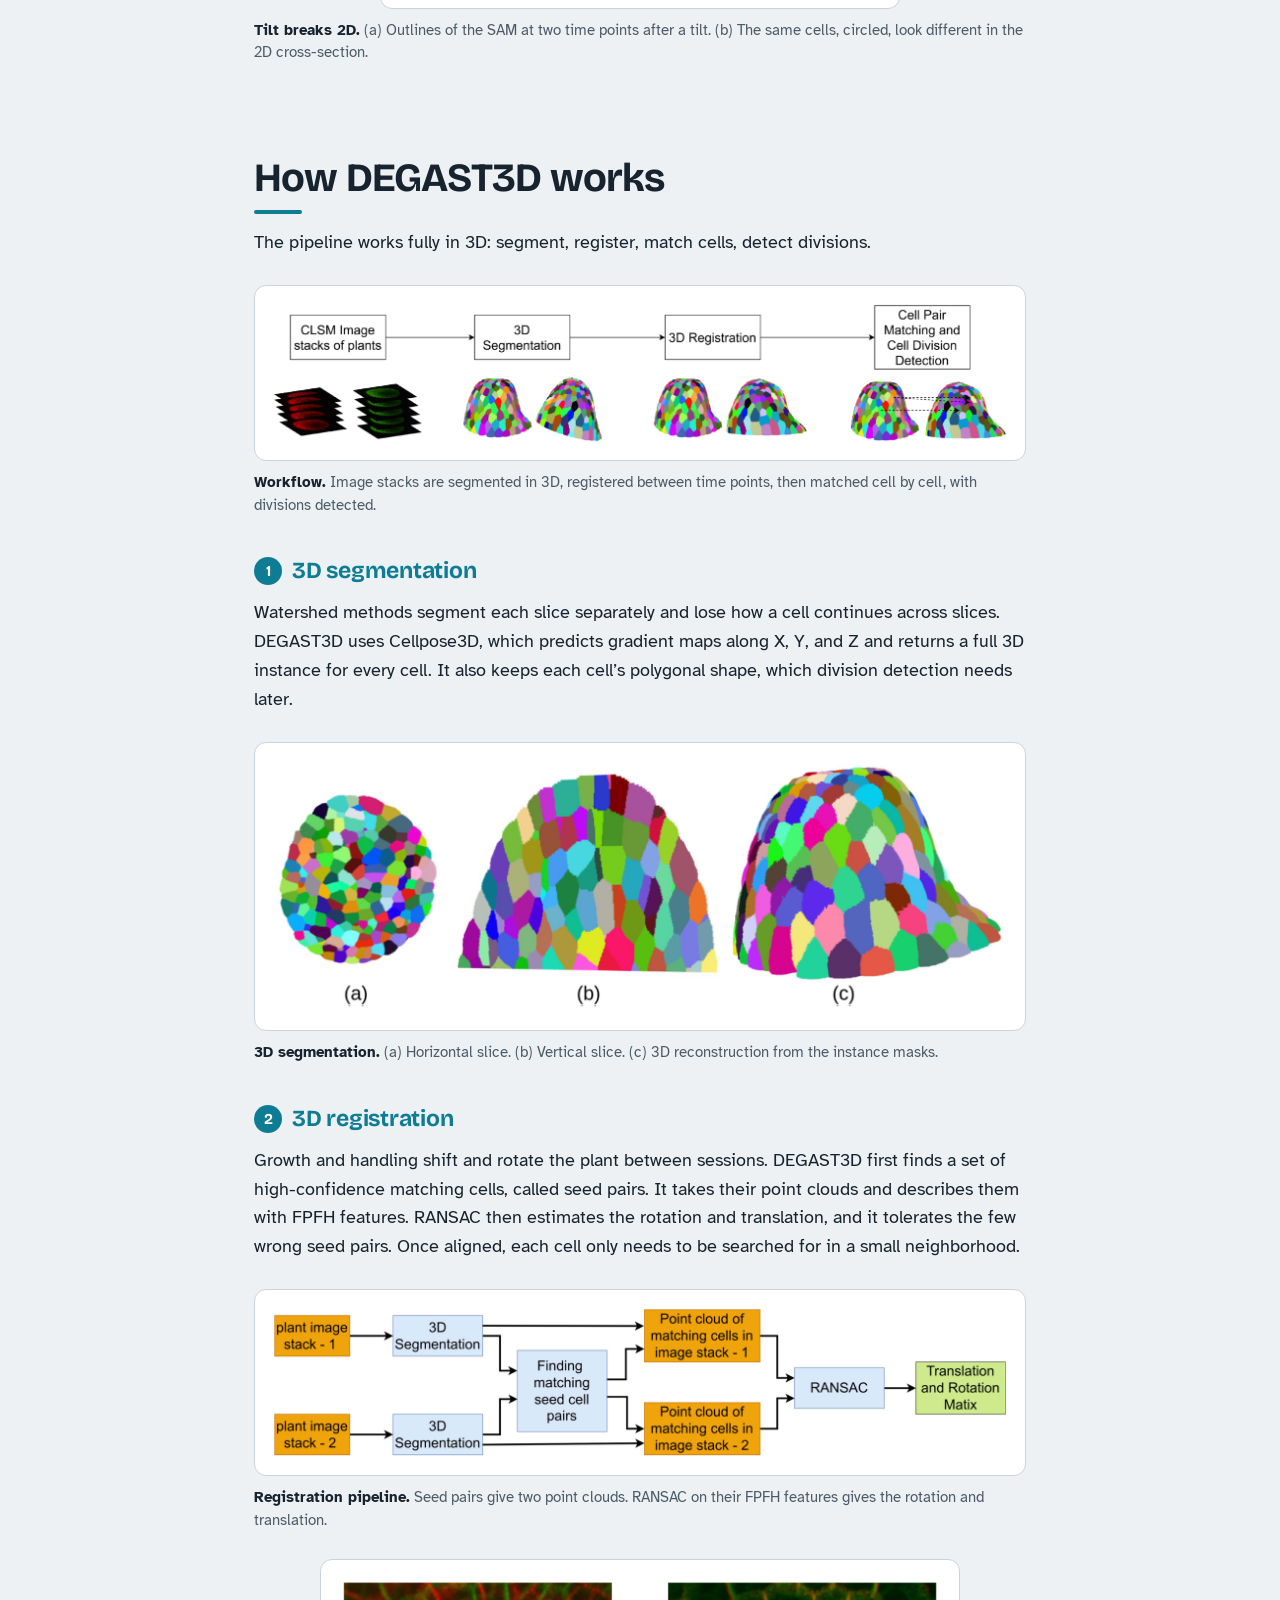
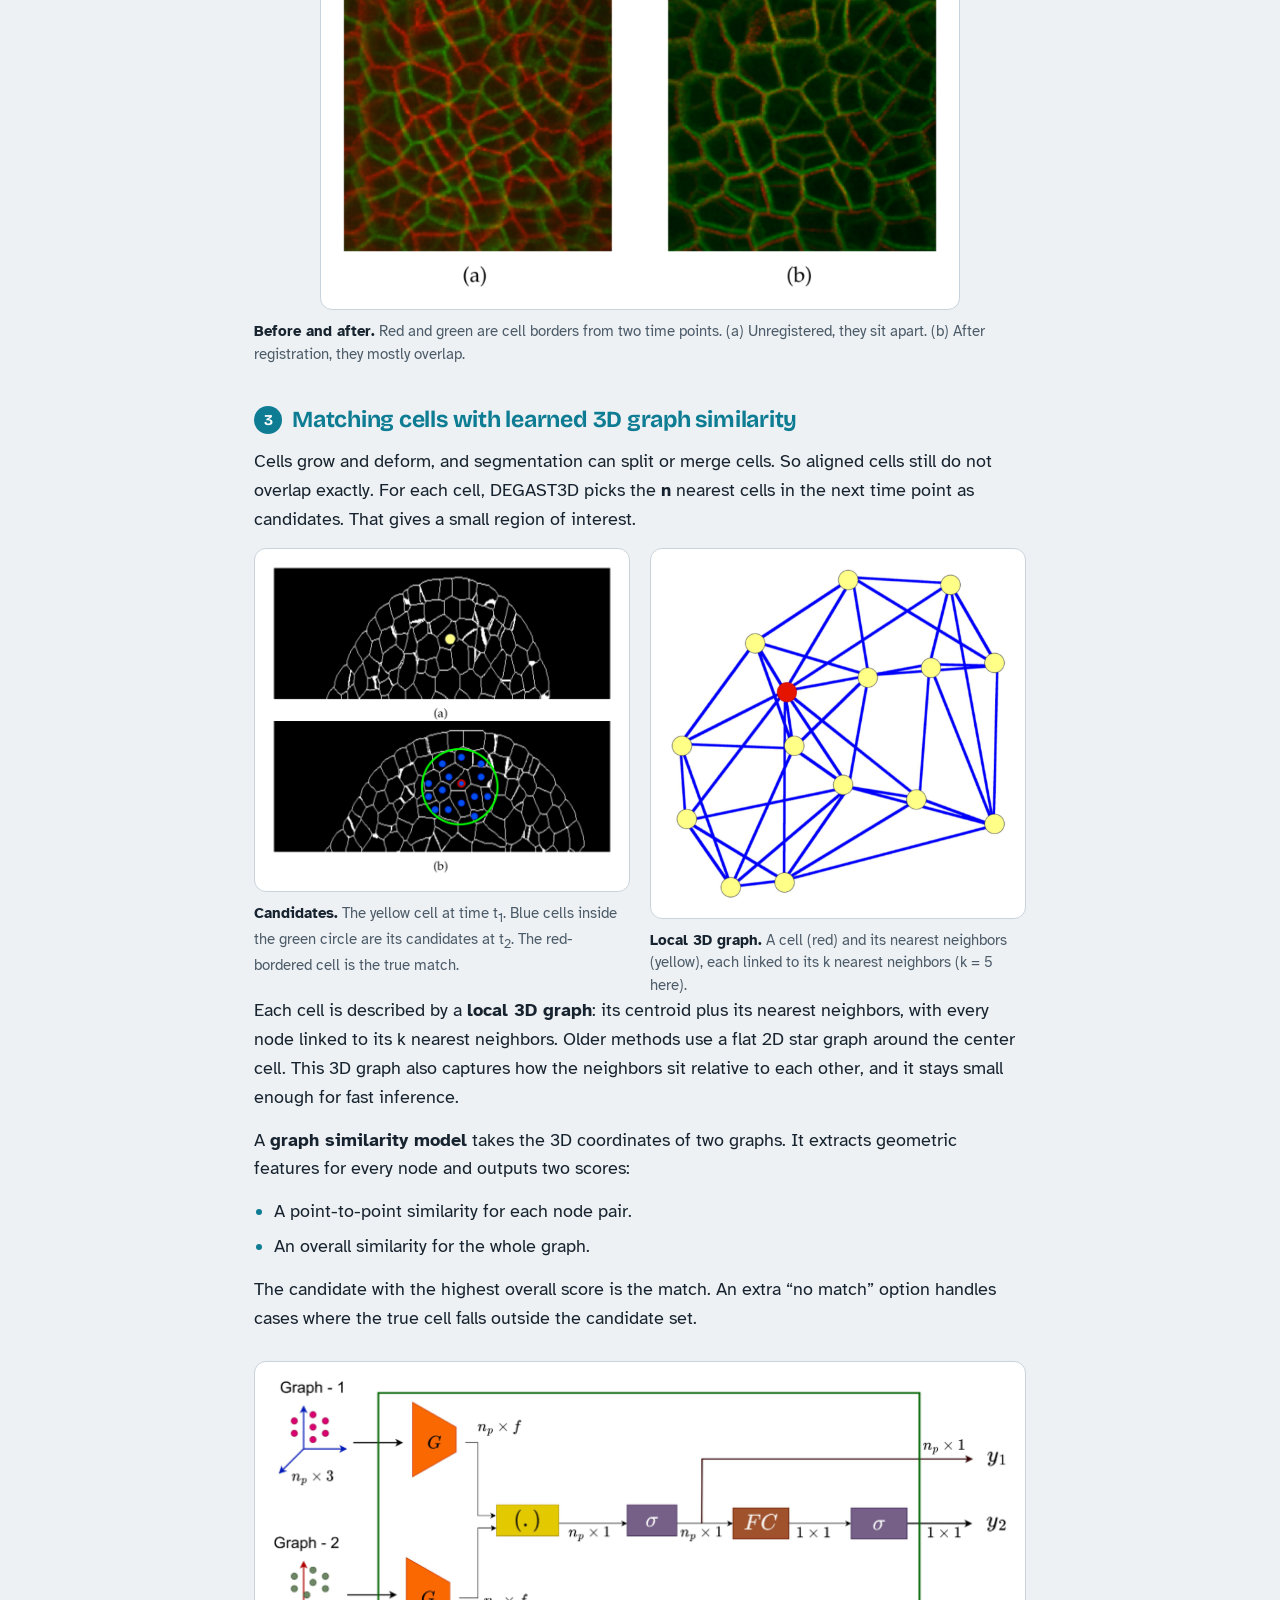
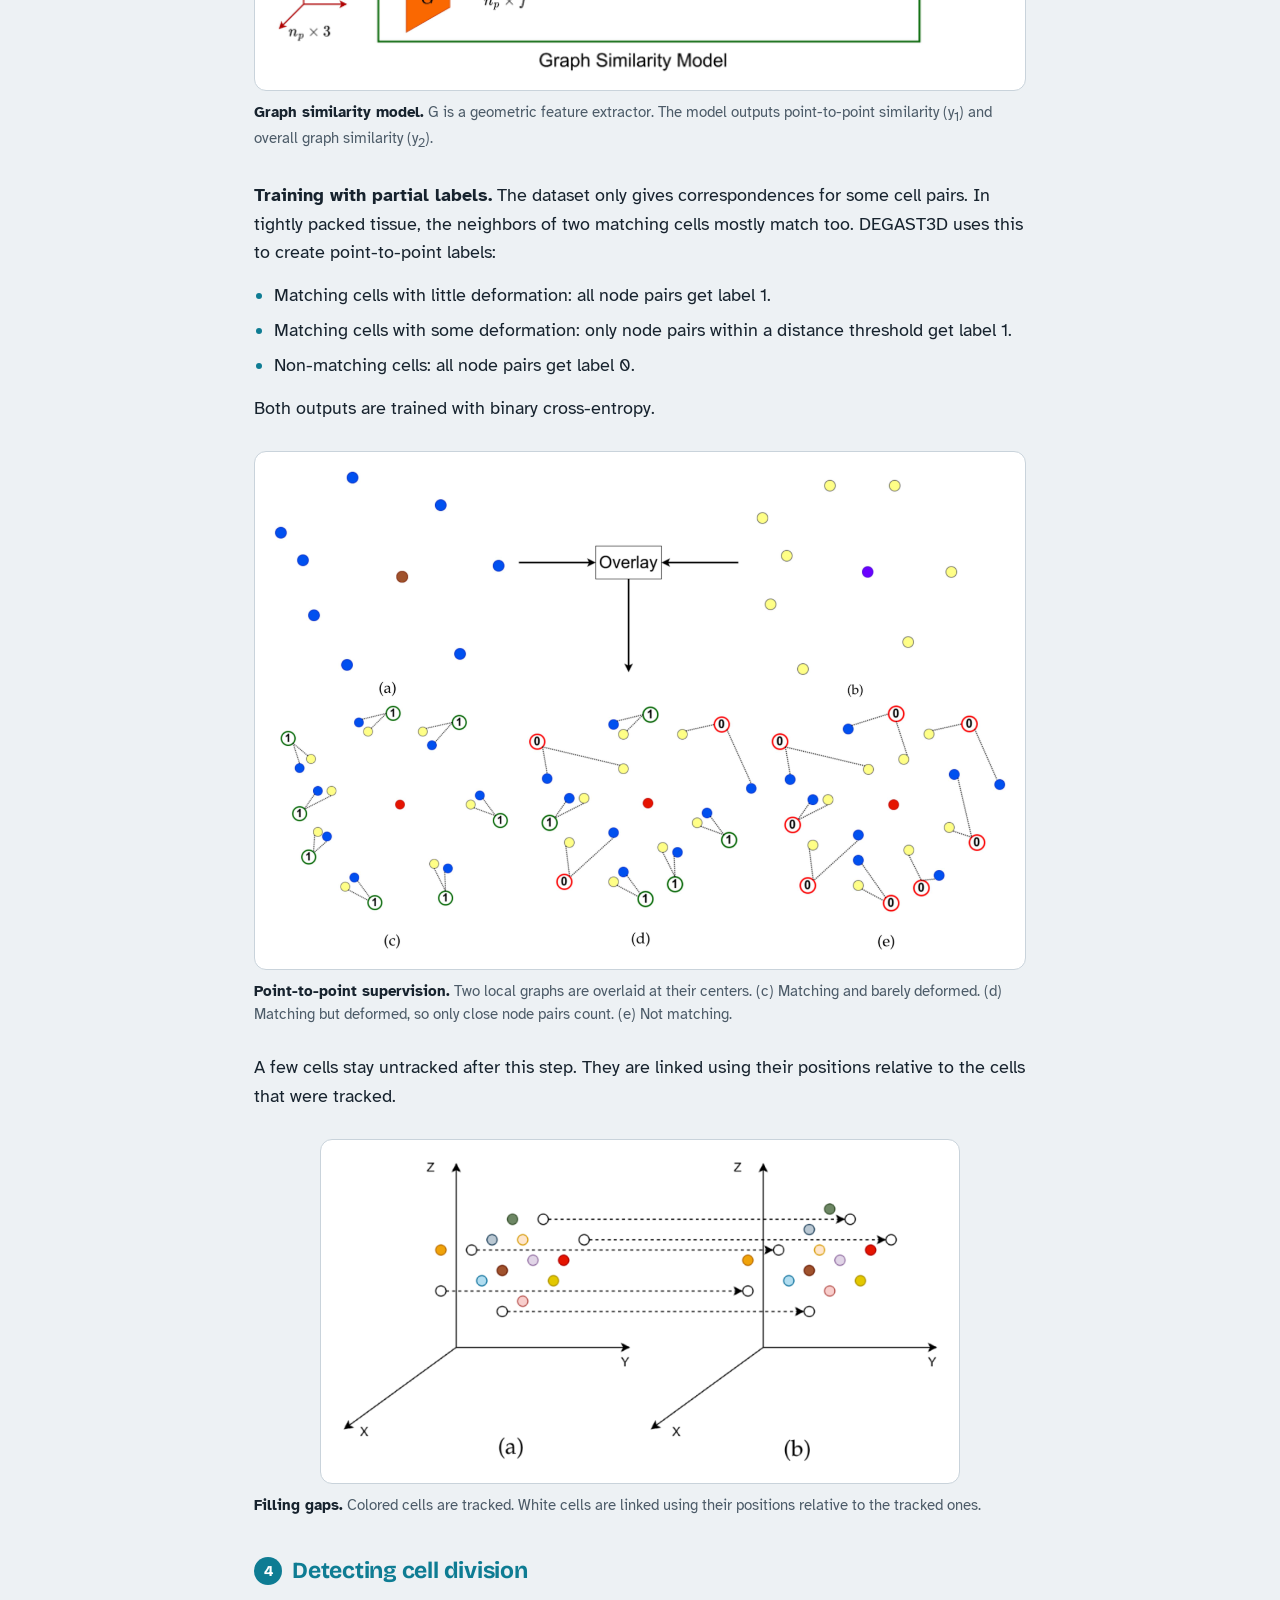
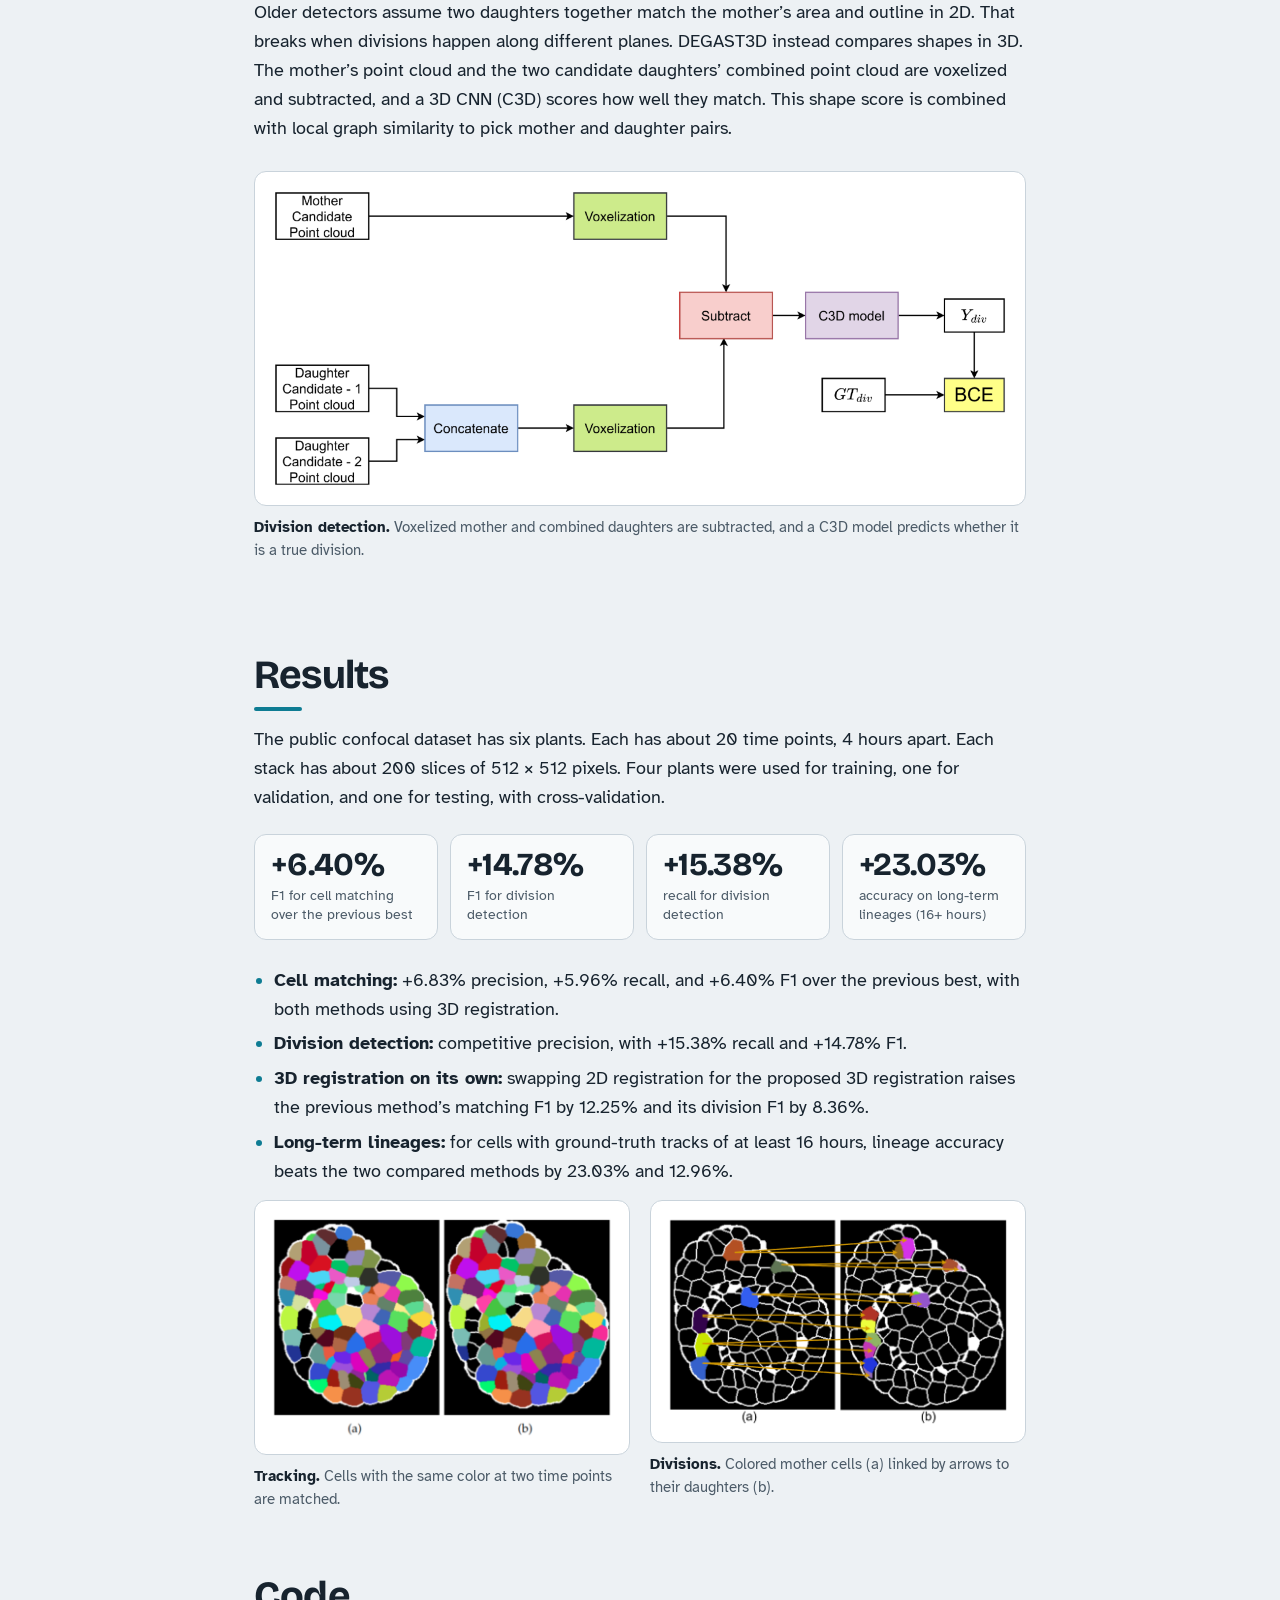
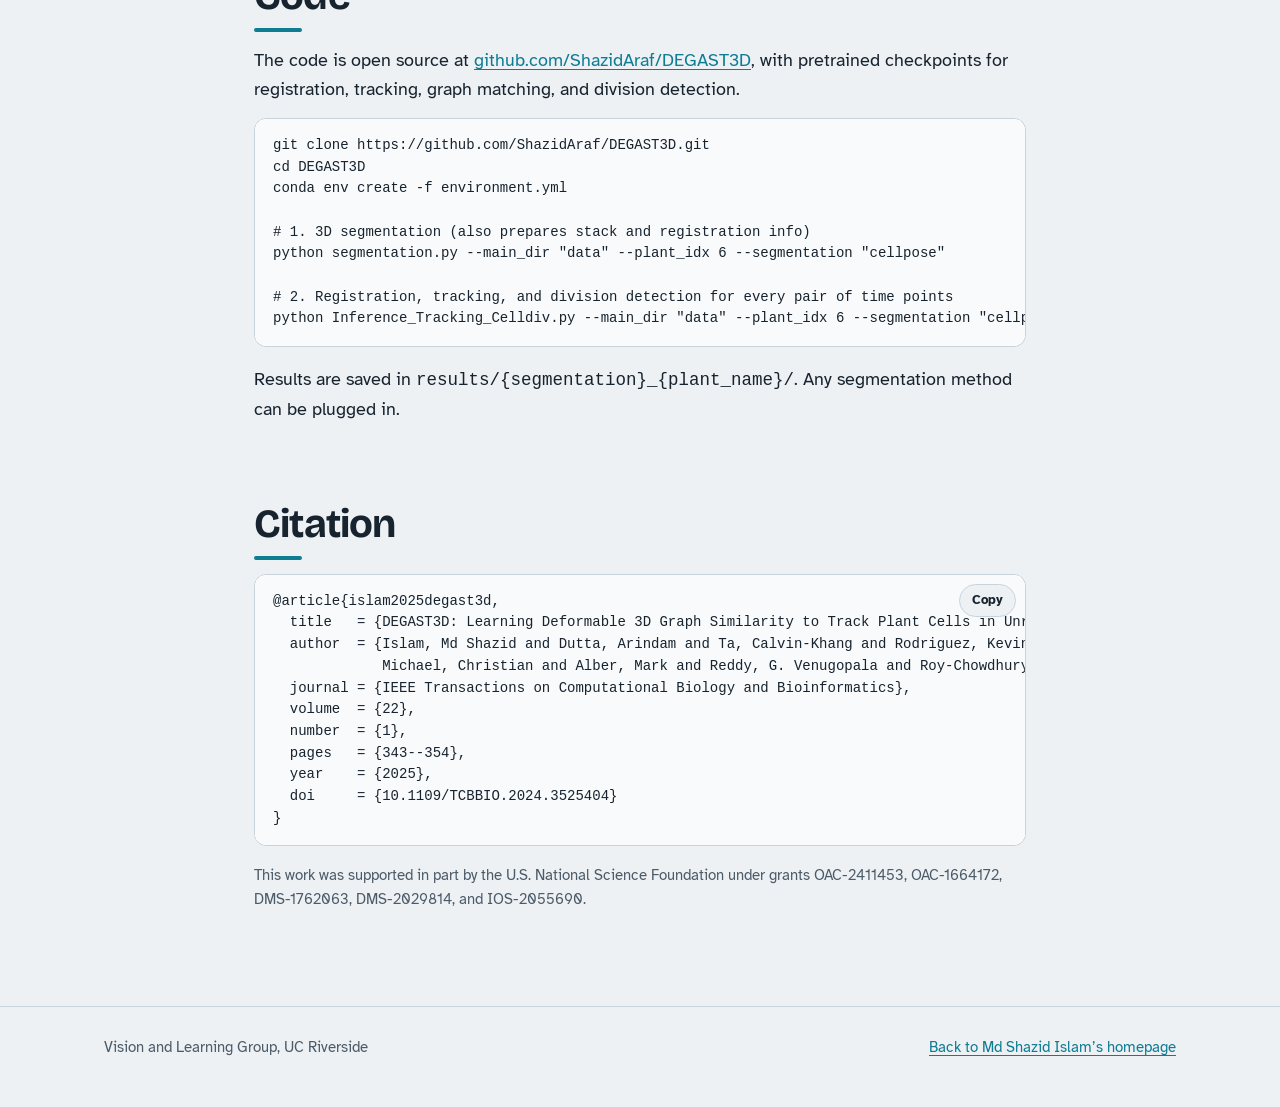
<file: projects/degast3d/index.html>
<!DOCTYPE html>
<html lang="en">
<head>
<meta charset="UTF-8">
<meta name="viewport" content="width=device-width, initial-scale=1">
<link rel="canonical" href="https://shazidaraf.github.io/projects/degast3d/">
<title>DEGAST3D: Deformable 3D Graph Similarity for Cell Tracking</title>
<meta name="description" content="DEGAST3D (IEEE TCBB 2025): learning deformable 3D graph similarity to track plant cells and detect divisions in unregistered time-lapse microscopy.">
<meta property="og:title" content="DEGAST3D: Learning Deformable 3D Graph Similarity to Track Plant Cells in Unregistered Time Lapse Images">
<meta property="og:description" content="IEEE TCBB 2025. 3D segmentation, 3D registration, learned graph matching, and cell division detection for densely packed plant cells.">
<meta property="og:image" content="https://shazidaraf.github.io/projects/degast3d/assets/fig3_workflow.png">
<script>
(function(){try{var t=localStorage.getItem('theme');if(t==='light'||t==='dark')document.documentElement.setAttribute('data-theme',t);}catch(e){}})();
</script>
<link rel="preconnect" href="https://fonts.googleapis.com">
<link rel="preconnect" href="https://fonts.gstatic.com" crossorigin>
<link href="https://fonts.googleapis.com/css2?family=Atkinson+Hyperlegible:ital,wght@0,400;0,700;1,400&family=Bricolage+Grotesque:opsz,wght@12..96,500;12..96,700;12..96,800&display=swap" rel="stylesheet">
<link rel="stylesheet" href="../../assets/project.css">
</head>
<body>

<header class="topbar">
  <div class="in">
    <a href="../../">Md Shazid Islam</a>
    <div class="bar-right">
      <nav aria-label="Sections">
      <a href="#problem">Problem</a>
      <a href="#method">Method</a>
      <a href="#results">Results</a>
      <a href="#code">Code</a>
      <a href="#citation">Citation</a>
      </nav>
      <button class="theme-toggle" type="button" aria-label="Switch to dark theme" title="Switch theme">
      <svg class="i-moon" viewBox="0 0 24 24" aria-hidden="true"><path d="M20.5 14.6A8.5 8.5 0 0 1 9.4 3.5a8.5 8.5 0 1 0 11.1 11.1z"/></svg>
      <svg class="i-sun" viewBox="0 0 24 24" aria-hidden="true"><circle cx="12" cy="12" r="4.2"/><path d="M12 1.8v2.6M12 19.6v2.6M4.6 4.6l1.8 1.8M17.6 17.6l1.8 1.8M1.8 12h2.6M19.6 12h2.6M4.6 19.4l1.8-1.8M17.6 6.4l1.8-1.8" stroke="currentColor" stroke-width="2" stroke-linecap="round" fill="none"/></svg>
    </button>
    </div>
  </div>
</header>

<main>
  <div class="col head">
    <span class="venue">IEEE TCBB 2025</span>
    <h1>DEGAST3D</h1>
    <p class="full">Learning Deformable 3D Graph Similarity to Track Plant Cells in Unregistered Time Lapse Images</p>
    <p class="authors"><b>Md Shazid Islam</b>, Arindam Dutta, Calvin-Khang Ta, Kevin Rodriguez, Christian Michael, Mark Alber, G. Venugopala Reddy, Amit K. Roy-Chowdhury</p>
    <p class="affil">University of California, Riverside</p>
    <div class="btns">
      <a class="btn primary" href="https://ieeexplore.ieee.org/abstract/document/10820545">
        <svg viewBox="0 0 24 24" aria-hidden="true"><path d="M6 2h9l5 5v15H6V2zm8 1.5V8h4.5L14 3.5zM8 12h8v1.6H8V12zm0 3.4h8V17H8v-1.6zm0-6.8h4v1.6H8V8.6z"/></svg>Paper</a>
      <a class="btn" href="https://github.com/ShazidAraf/DEGAST3D">
        <svg viewBox="0 0 24 24" aria-hidden="true"><path d="M12 .5a11.5 11.5 0 0 0-3.64 22.41c.58.1.79-.25.79-.56v-2c-3.2.7-3.88-1.37-3.88-1.37-.53-1.33-1.28-1.69-1.28-1.69-1.05-.71.08-.7.08-.7 1.16.08 1.77 1.19 1.77 1.19 1.03 1.77 2.71 1.26 3.37.96.1-.75.4-1.26.73-1.55-2.55-.29-5.24-1.28-5.24-5.68 0-1.26.45-2.28 1.18-3.09-.12-.29-.51-1.46.11-3.05 0 0 .97-.31 3.17 1.18a11 11 0 0 1 5.77 0c2.2-1.49 3.17-1.18 3.17-1.18.62 1.59.23 2.76.11 3.05.74.81 1.18 1.83 1.18 3.09 0 4.41-2.69 5.38-5.26 5.67.41.36.78 1.06.78 2.14v3.17c0 .31.21.67.8.56A11.5 11.5 0 0 0 12 .5z"/></svg>Code on GitHub</a>
      <a class="btn" href="#citation">BibTeX</a>
    </div>
  </div>

  <div class="wide">
    <figure class="hero-fig" style="max-width:980px">
      <img src="assets/overview.gif" alt="Animated overview of DEGAST3D: time-lapse 3D microscopy, the workflow, the graph similarity model, and matched cells across time" width="960" height="600">
    </figure>
  </div>

  <div class="col">
    <p class="tldr">Plant cells are packed tightly in 3D, grow unevenly, and divide. DEGAST3D tracks each one across time-lapse microscopy. It describes every cell by the 3D graph of its neighbors and learns which graph in the next time point is the same cell. It also detects which cells divided.</p>

    <section id="problem">
      <h2>The problem</h2>
      <p>Biologists image the shoot apical meristem (SAM) of <i>Arabidopsis thaliana</i> with confocal microscopy, in 3D stacks every few hours. To study growth, they need each cell&rsquo;s lineage: where it went and when it divided. This is hard because of several things at once:</p>
      <ul>
        <li>Hundreds of cells are densely packed and look alike.</li>
        <li>Cells grow unevenly and divide along different planes in different layers.</li>
        <li>Deeper layers are noisy.</li>
        <li>The plant is moved between imaging sessions, so the stacks are not aligned.</li>
      </ul>
      <figure>
        <img src="assets/fig1_timelapse.png" alt="Grid of microscopy slices: rows are depths in Z, columns are time points" loading="lazy">
        <figcaption><b>The data.</b> Confocal slices of the SAM. Each row is a depth (Z) and each column is a time point.</figcaption>
      </figure>
      <h3>Why 2D tracking fails</h3>
      <p>Earlier methods track cells slice by slice in 2D. When the tissue tilts between time points, the same slice cuts the same cells at a different angle. The cells then look like different shapes and sizes, and 2D matching breaks.</p>
      <figure>
        <img src="assets/fig2_tilt.png" alt="Tilt between two time points changes the 2D cross-section of the same cells" loading="lazy" style="max-width:520px;margin:0 auto">
        <figcaption><b>Tilt breaks 2D.</b> (a) Outlines of the SAM at two time points after a tilt. (b) The same cells, circled, look different in the 2D cross-section.</figcaption>
      </figure>
    </section>

    <section id="method">
      <h2>How DEGAST3D works</h2>
      <p>The pipeline works fully in 3D: segment, register, match cells, detect divisions.</p>
      <figure>
        <img src="assets/fig3_workflow.png" alt="Workflow: CLSM image stacks, 3D segmentation, 3D registration, then cell pair matching and division detection" loading="lazy">
        <figcaption><b>Workflow.</b> Image stacks are segmented in 3D, registered between time points, then matched cell by cell, with divisions detected.</figcaption>
      </figure>

      <h3><span class="step">1</span>3D segmentation</h3>
      <p>Watershed methods segment each slice separately and lose how a cell continues across slices. DEGAST3D uses Cellpose3D, which predicts gradient maps along X, Y, and Z and returns a full 3D instance for every cell. It also keeps each cell&rsquo;s polygonal shape, which division detection needs later.</p>
      <figure>
        <img src="assets/fig4_segmentation.png" alt="Cellpose3D segmentation in a horizontal slice, a vertical slice, and a 3D reconstruction" loading="lazy">
        <figcaption><b>3D segmentation.</b> (a) Horizontal slice. (b) Vertical slice. (c) 3D reconstruction from the instance masks.</figcaption>
      </figure>

      <h3><span class="step">2</span>3D registration</h3>
      <p>Growth and handling shift and rotate the plant between sessions. DEGAST3D first finds a set of high-confidence matching cells, called seed pairs. It takes their point clouds and describes them with FPFH features. RANSAC then estimates the rotation and translation, and it tolerates the few wrong seed pairs. Once aligned, each cell only needs to be searched for in a small neighborhood.</p>
      <figure>
        <img src="assets/fig5_registration.png" alt="Registration pipeline: 3D segmentation of two stacks, seed cell pairs, point clouds, RANSAC, rotation and translation" loading="lazy">
        <figcaption><b>Registration pipeline.</b> Seed pairs give two point clouds. RANSAC on their FPFH features gives the rotation and translation.</figcaption>
      </figure>
      <figure>
        <img src="assets/fig6_overlay.png" alt="Cell borders from two time points before and after registration" loading="lazy" style="max-width:640px;margin:0 auto">
        <figcaption><b>Before and after.</b> Red and green are cell borders from two time points. (a) Unregistered, they sit apart. (b) After registration, they mostly overlap.</figcaption>
      </figure>

      <h3><span class="step">3</span>Matching cells with learned 3D graph similarity</h3>
      <p>Cells grow and deform, and segmentation can split or merge cells. So aligned cells still do not overlap exactly. For each cell, DEGAST3D picks the <b>n</b> nearest cells in the next time point as candidates. That gives a small region of interest.</p>
      <div class="pair">
        <figure>
          <img src="assets/fig7_roi.png" alt="Region of interest: the tracked cell and its candidate matches in the next time point" loading="lazy">
          <figcaption><b>Candidates.</b> The yellow cell at time t<sub>1</sub>. Blue cells inside the green circle are its candidates at t<sub>2</sub>. The red-bordered cell is the true match.</figcaption>
        </figure>
        <figure>
          <img src="assets/fig8_graph.png" alt="A local 3D graph: a central cell connected to its nearest neighbors" loading="lazy">
          <figcaption><b>Local 3D graph.</b> A cell (red) and its nearest neighbors (yellow), each linked to its k nearest neighbors (k = 5 here).</figcaption>
        </figure>
      </div>
      <p>Each cell is described by a <b>local 3D graph</b>: its centroid plus its nearest neighbors, with every node linked to its k nearest neighbors. Older methods use a flat 2D star graph around the center cell. This 3D graph also captures how the neighbors sit relative to each other, and it stays small enough for fast inference.</p>
      <p>A <b>graph similarity model</b> takes the 3D coordinates of two graphs. It extracts geometric features for every node and outputs two scores:</p>
      <ul>
        <li>A point-to-point similarity for each node pair.</li>
        <li>An overall similarity for the whole graph.</li>
      </ul>
      <p>The candidate with the highest overall score is the match. An extra &ldquo;no match&rdquo; option handles cases where the true cell falls outside the candidate set.</p>
      <figure>
        <img src="assets/fig9_gsm.png" alt="Graph similarity model: two graphs pass through geometric feature extractors, a dot product, sigmoid, and fully connected layer to give point-level and graph-level similarity" loading="lazy">
        <figcaption><b>Graph similarity model.</b> G is a geometric feature extractor. The model outputs point-to-point similarity (y<sub>1</sub>) and overall graph similarity (y<sub>2</sub>).</figcaption>
      </figure>
      <p><b>Training with partial labels.</b> The dataset only gives correspondences for some cell pairs. In tightly packed tissue, the neighbors of two matching cells mostly match too. DEGAST3D uses this to create point-to-point labels:</p>
      <ul>
        <li>Matching cells with little deformation: all node pairs get label 1.</li>
        <li>Matching cells with some deformation: only node pairs within a distance threshold get label 1.</li>
        <li>Non-matching cells: all node pairs get label 0.</li>
      </ul>
      <p>Both outputs are trained with binary cross-entropy.</p>
      <figure>
        <img src="assets/fig10_supervision.png" alt="How point-to-point supervision is derived by overlaying two local graphs" loading="lazy">
        <figcaption><b>Point-to-point supervision.</b> Two local graphs are overlaid at their centers. (c) Matching and barely deformed. (d) Matching but deformed, so only close node pairs count. (e) Not matching.</figcaption>
      </figure>
      <p>A few cells stay untracked after this step. They are linked using their positions relative to the cells that were tracked.</p>
      <figure>
        <img src="assets/fig11_association.png" alt="Untracked cells associated using relative positions of tracked cells" loading="lazy" style="max-width:640px;margin:0 auto">
        <figcaption><b>Filling gaps.</b> Colored cells are tracked. White cells are linked using their positions relative to the tracked ones.</figcaption>
      </figure>

      <h3><span class="step">4</span>Detecting cell division</h3>
      <p>Older detectors assume two daughters together match the mother&rsquo;s area and outline in 2D. That breaks when divisions happen along different planes. DEGAST3D instead compares shapes in 3D. The mother&rsquo;s point cloud and the two candidate daughters&rsquo; combined point cloud are voxelized and subtracted, and a 3D CNN (C3D) scores how well they match. This shape score is combined with local graph similarity to pick mother and daughter pairs.</p>
      <figure>
        <img src="assets/fig12_division_model.png" alt="Division detection model: mother and combined daughter point clouds are voxelized, subtracted, and scored by a C3D model" loading="lazy">
        <figcaption><b>Division detection.</b> Voxelized mother and combined daughters are subtracted, and a C3D model predicts whether it is a true division.</figcaption>
      </figure>
    </section>

    <section id="results">
      <h2>Results</h2>
      <p>The public confocal dataset has six plants. Each has about 20 time points, 4 hours apart. Each stack has about 200 slices of 512 &times; 512 pixels. Four plants were used for training, one for validation, and one for testing, with cross-validation.</p>
      <div class="stats">
        <div class="stat"><b>+6.40%</b><span>F1 for cell matching over the previous best</span></div>
        <div class="stat"><b>+14.78%</b><span>F1 for division detection</span></div>
        <div class="stat"><b>+15.38%</b><span>recall for division detection</span></div>
        <div class="stat"><b>+23.03%</b><span>accuracy on long-term lineages (16+ hours)</span></div>
      </div>
      <ul>
        <li><b>Cell matching:</b> +6.83% precision, +5.96% recall, and +6.40% F1 over the previous best, with both methods using 3D registration.</li>
        <li><b>Division detection:</b> competitive precision, with +15.38% recall and +14.78% F1.</li>
        <li><b>3D registration on its own:</b> swapping 2D registration for the proposed 3D registration raises the previous method&rsquo;s matching F1 by 12.25% and its division F1 by 8.36%.</li>
        <li><b>Long-term lineages:</b> for cells with ground-truth tracks of at least 16 hours, lineage accuracy beats the two compared methods by 23.03% and 12.96%.</li>
      </ul>
      <div class="pair">
        <figure>
          <img src="assets/fig13_tracking.png" alt="Tracked cells at two time points, matching cells share a color" loading="lazy">
          <figcaption><b>Tracking.</b> Cells with the same color at two time points are matched.</figcaption>
        </figure>
        <figure>
          <img src="assets/fig14_division.png" alt="Detected divisions: mother cells and their daughter cells linked by arrows" loading="lazy">
          <figcaption><b>Divisions.</b> Colored mother cells (a) linked by arrows to their daughters (b).</figcaption>
        </figure>
      </div>
    </section>

    <section id="code">
      <h2>Code</h2>
      <p>The code is open source at <a href="https://github.com/ShazidAraf/DEGAST3D">github.com/ShazidAraf/DEGAST3D</a>, with pretrained checkpoints for registration, tracking, graph matching, and division detection.</p>
      <pre><code>git clone https://github.com/ShazidAraf/DEGAST3D.git
cd DEGAST3D
conda env create -f environment.yml

# 1. 3D segmentation (also prepares stack and registration info)
python segmentation.py --main_dir "data" --plant_idx 6 --segmentation "cellpose"

# 2. Registration, tracking, and division detection for every pair of time points
python Inference_Tracking_Celldiv.py --main_dir "data" --plant_idx 6 --segmentation "cellpose"</code></pre>
      <p>Results are saved in <code>results/{segmentation}_{plant_name}/</code>. Any segmentation method can be plugged in.</p>
    </section>

    <section id="citation">
      <h2>Citation</h2>
      <div class="cite">
        <button class="copy" type="button" data-copy="bib">Copy</button>
        <pre id="bib"><code>@article{islam2025degast3d,
  title   = {DEGAST3D: Learning Deformable 3D Graph Similarity to Track Plant Cells in Unregistered Time Lapse Images},
  author  = {Islam, Md Shazid and Dutta, Arindam and Ta, Calvin-Khang and Rodriguez, Kevin and
             Michael, Christian and Alber, Mark and Reddy, G. Venugopala and Roy-Chowdhury, Amit K.},
  journal = {IEEE Transactions on Computational Biology and Bioinformatics},
  volume  = {22},
  number  = {1},
  pages   = {343--354},
  year    = {2025},
  doi     = {10.1109/TCBBIO.2024.3525404}
}</code></pre>
      </div>
      <p class="note">This work was supported in part by the U.S. National Science Foundation under grants OAC-2411453, OAC-1664172, DMS-1762063, DMS-2029814, and IOS-2055690.</p>
    </section>
  </div>
</main>

<footer>
  <div class="wide">
    <span>Vision and Learning Group, UC Riverside</span>
    <span><a href="../../">Back to Md Shazid Islam&rsquo;s homepage</a></span>
  </div>
</footer>

<script>
document.querySelectorAll('.copy').forEach(function (b) {
  b.addEventListener('click', function () {
    var t = document.getElementById(b.dataset.copy).innerText;
    try {
      navigator.clipboard.writeText(t).then(function () { b.textContent = 'Copied'; setTimeout(function () { b.textContent = 'Copy'; }, 1600); });
    } catch (e) {}
  });
});
</script>
<script>
(function(){
  var b=document.querySelector('.theme-toggle'); if(!b) return;
    function cur(){var t=document.documentElement.getAttribute('data-theme');return t==='dark'?'dark':'light';}
  function sync(){var d=cur()==='dark';b.setAttribute('aria-label',d?'Switch to light theme':'Switch to dark theme');b.classList.toggle('is-dark',d);}
  b.addEventListener('click',function(){var n=cur()==='dark'?'light':'dark';document.documentElement.setAttribute('data-theme',n);try{localStorage.setItem('theme',n);}catch(e){}sync();});
  sync();
})();
</script>
</body>
</html>
</file>
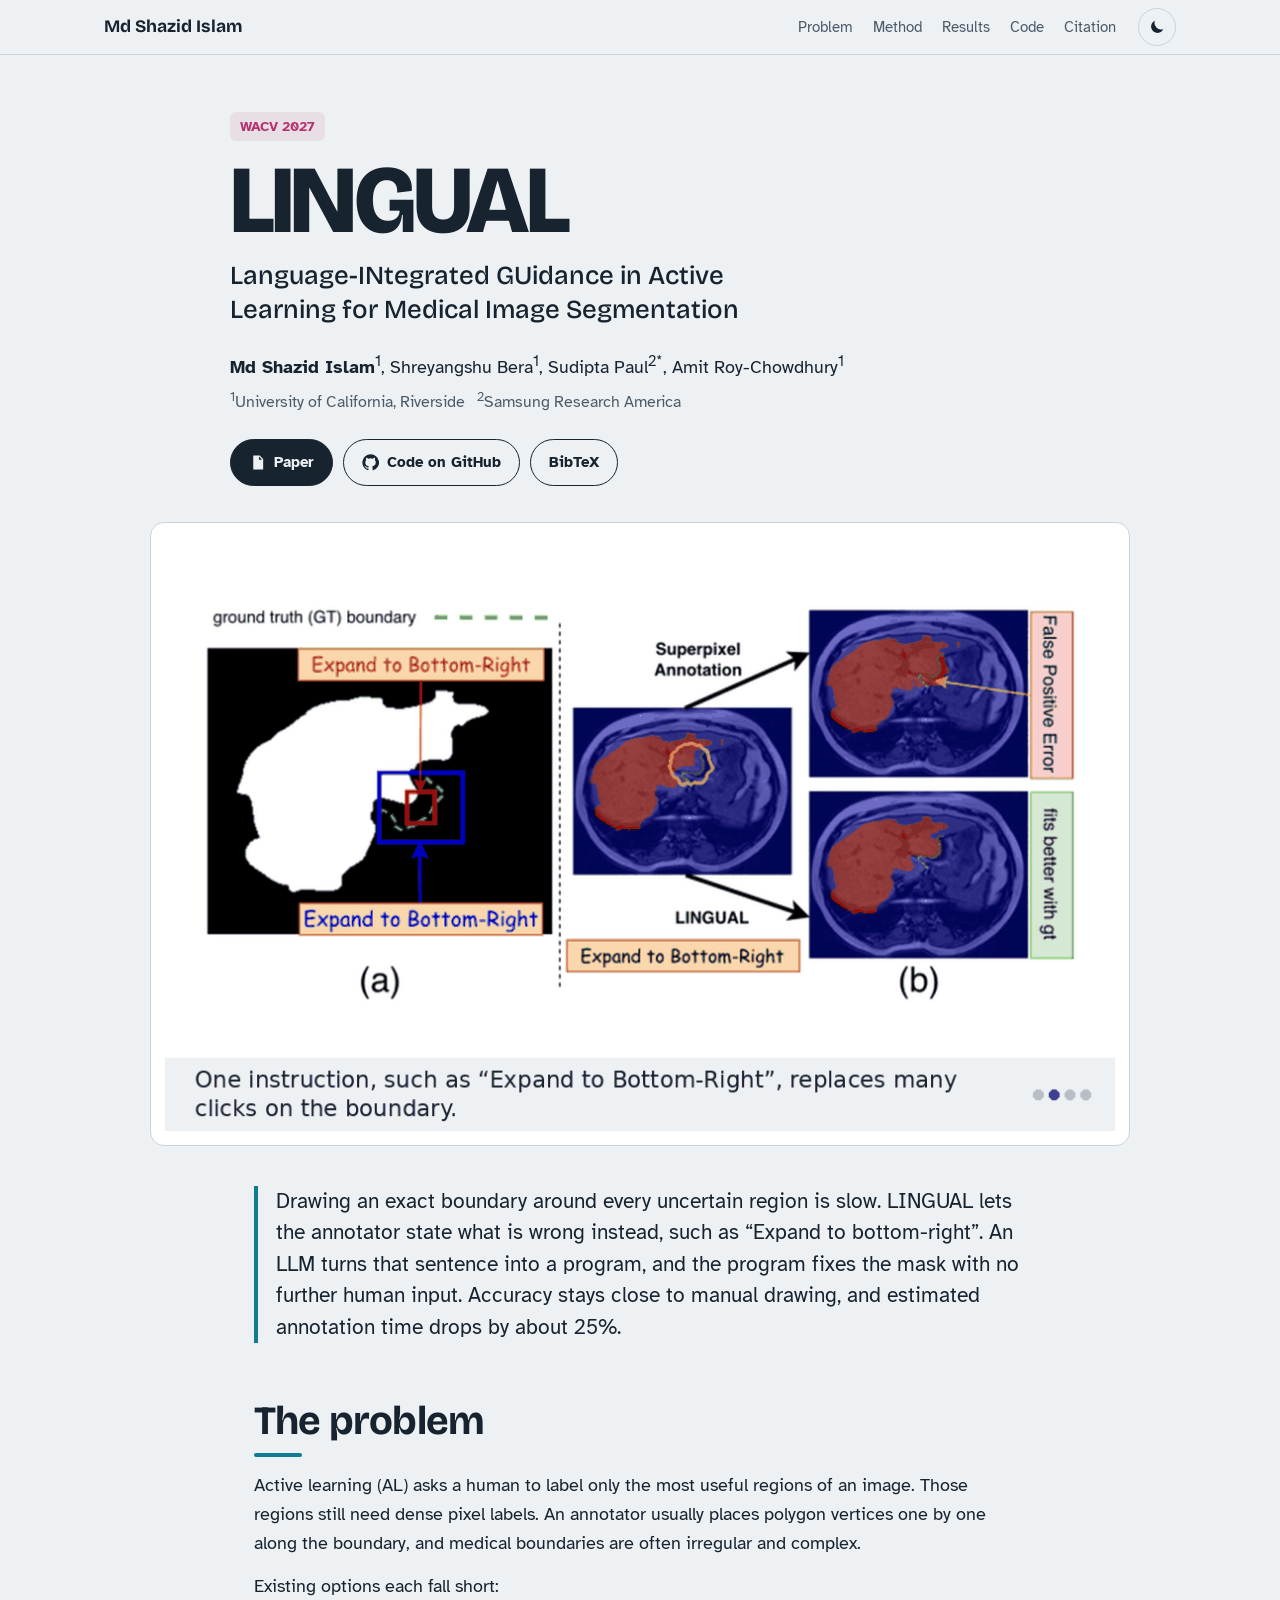
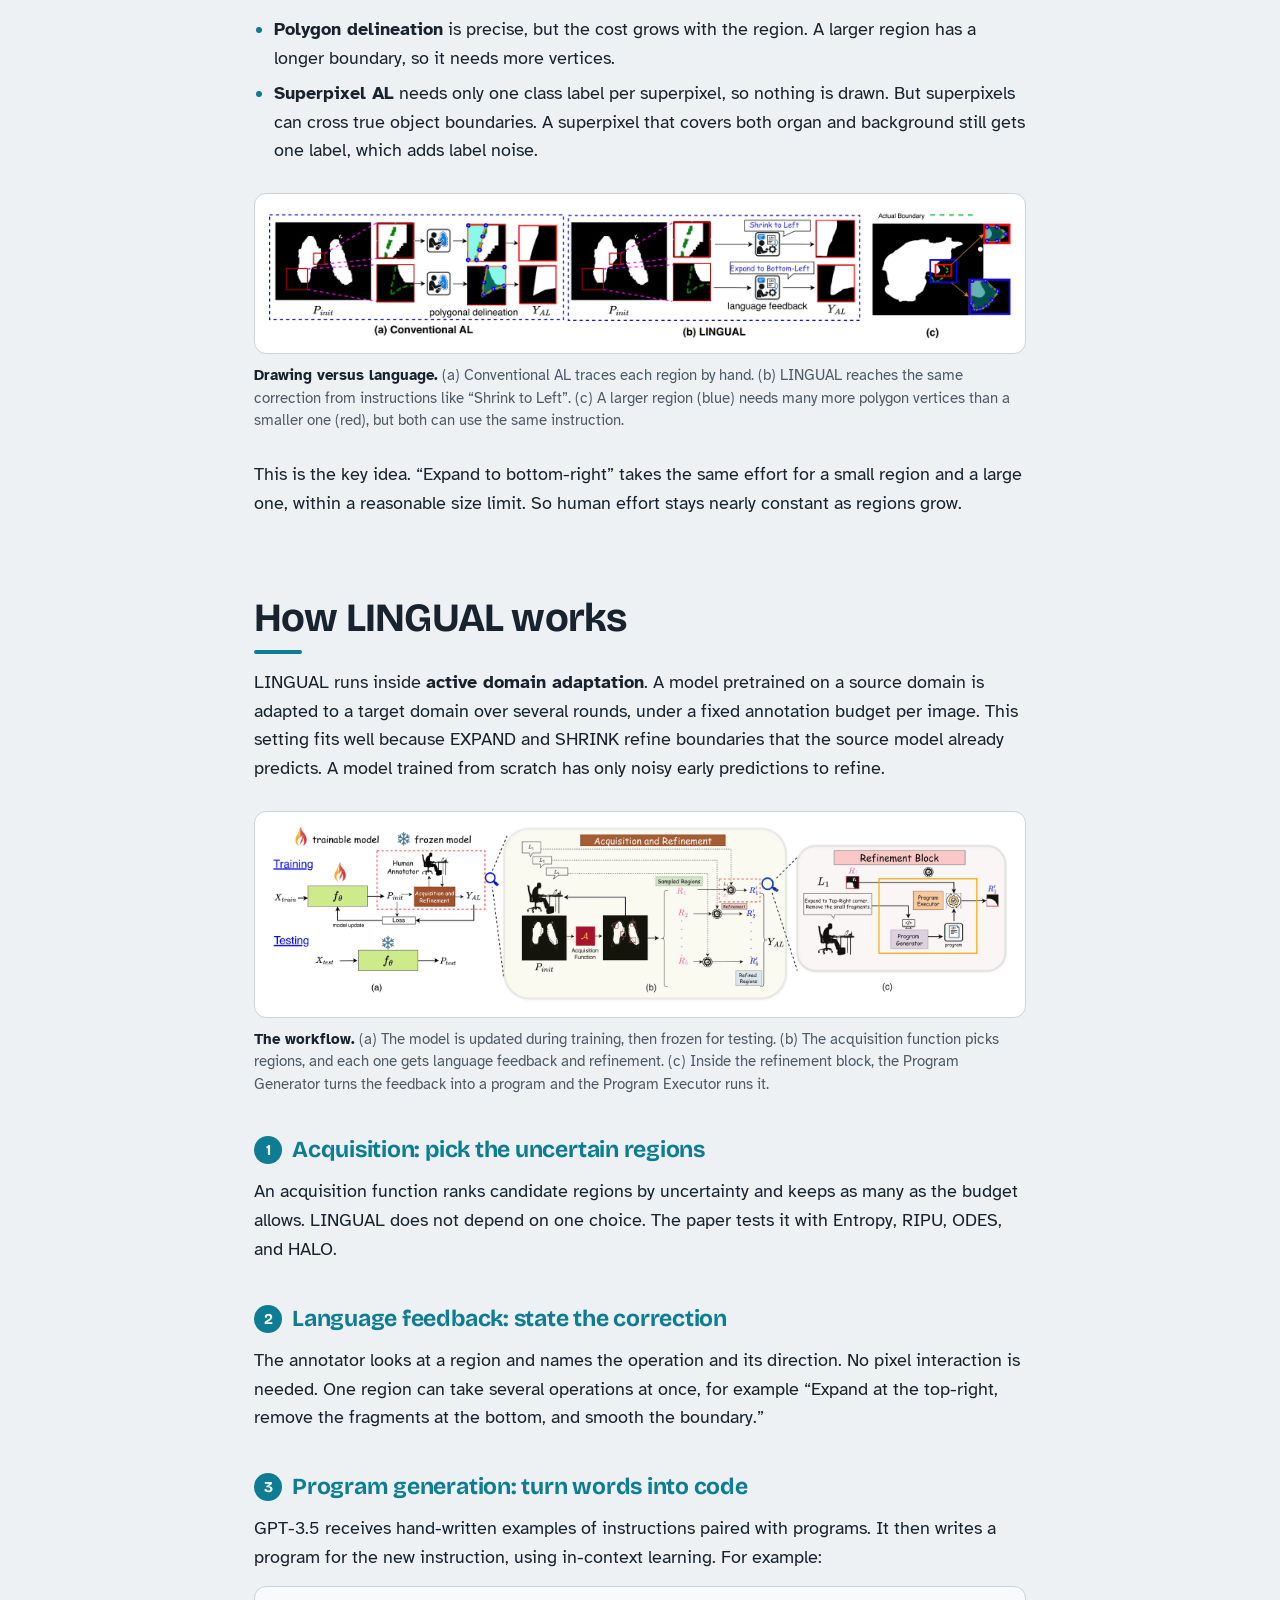
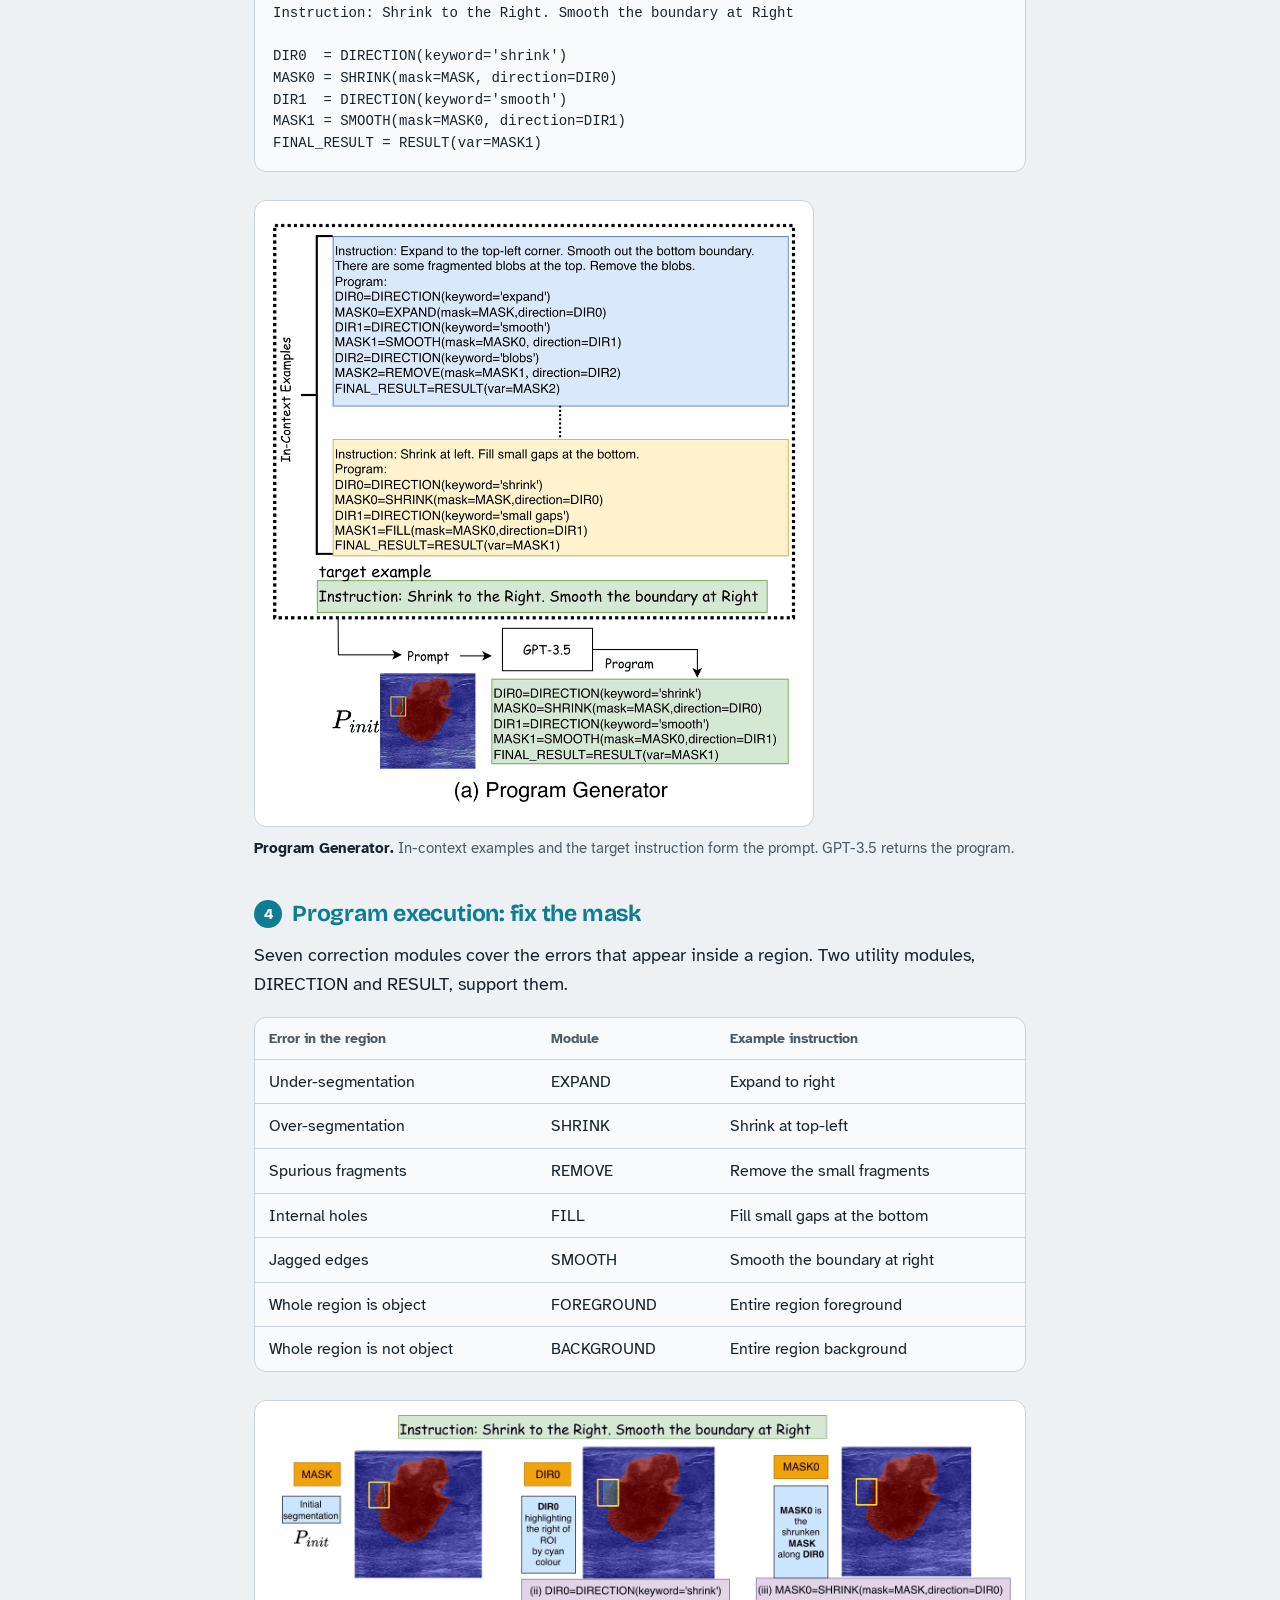
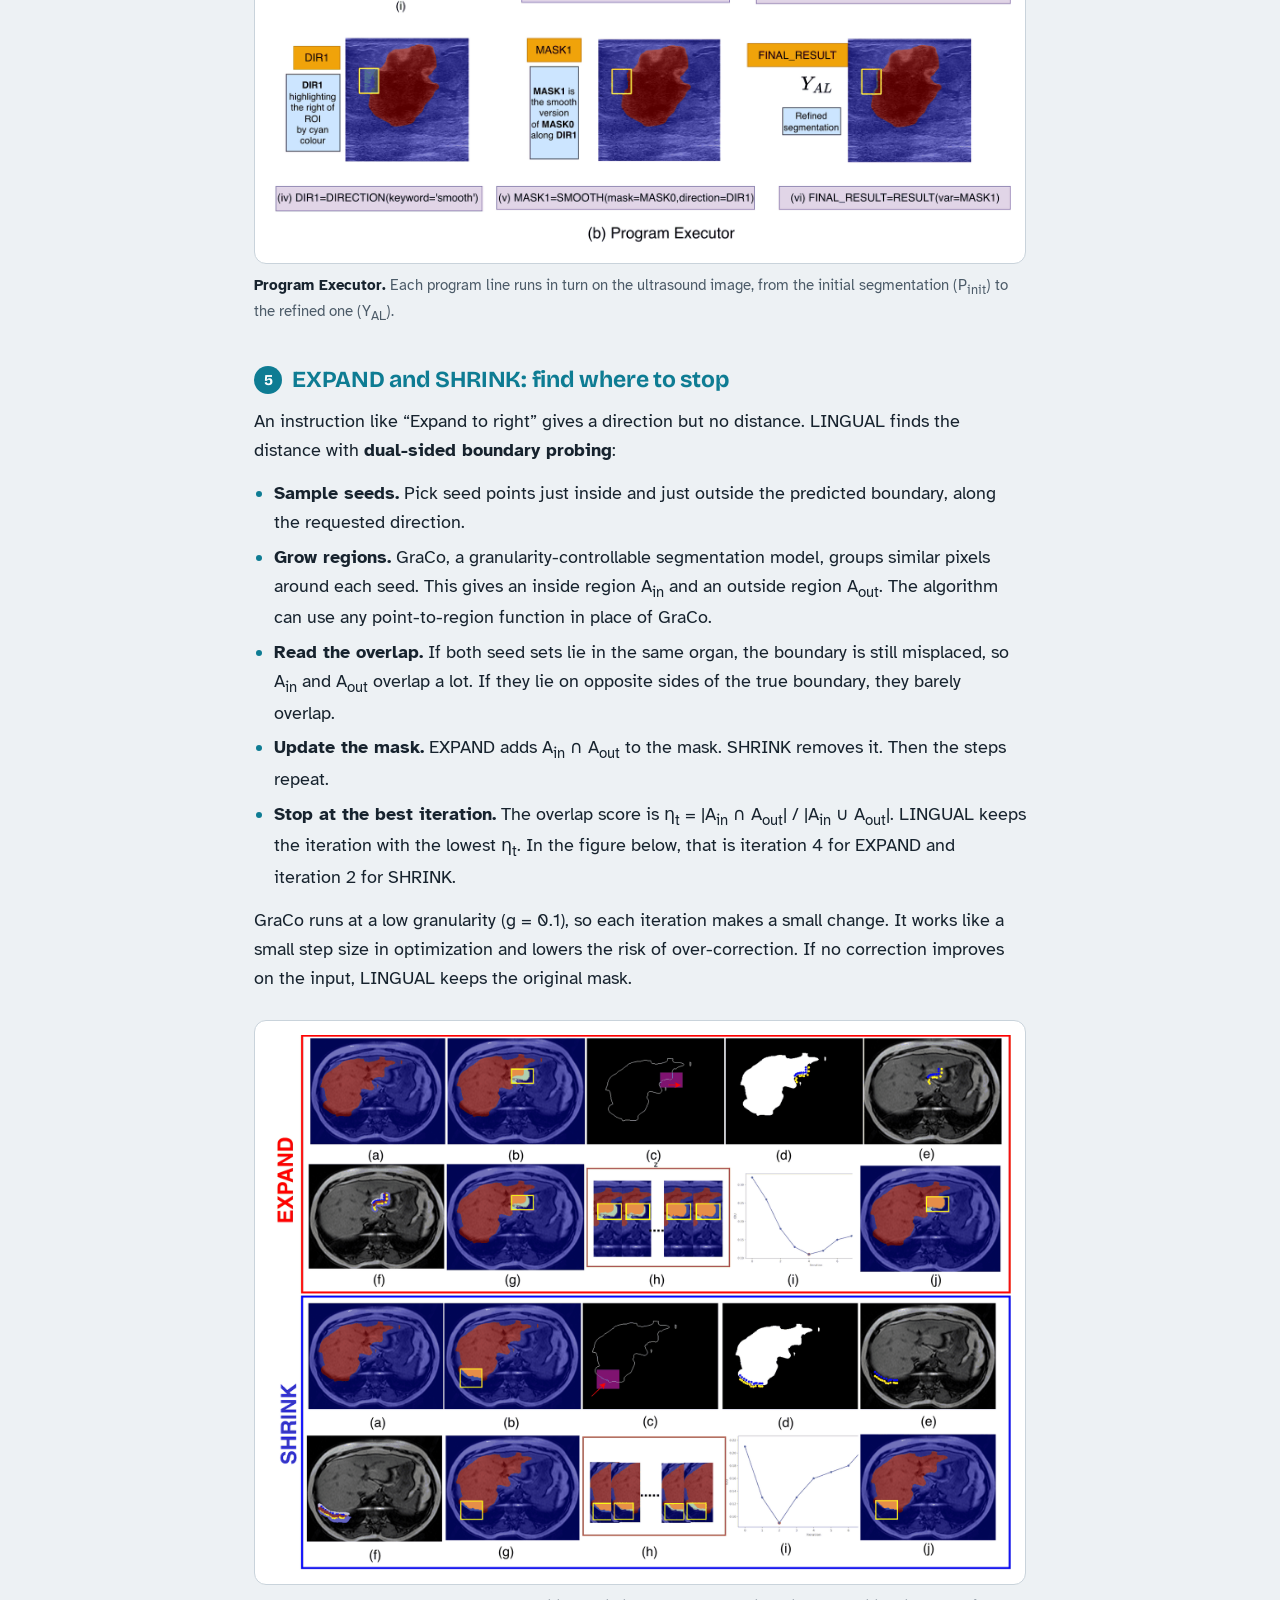
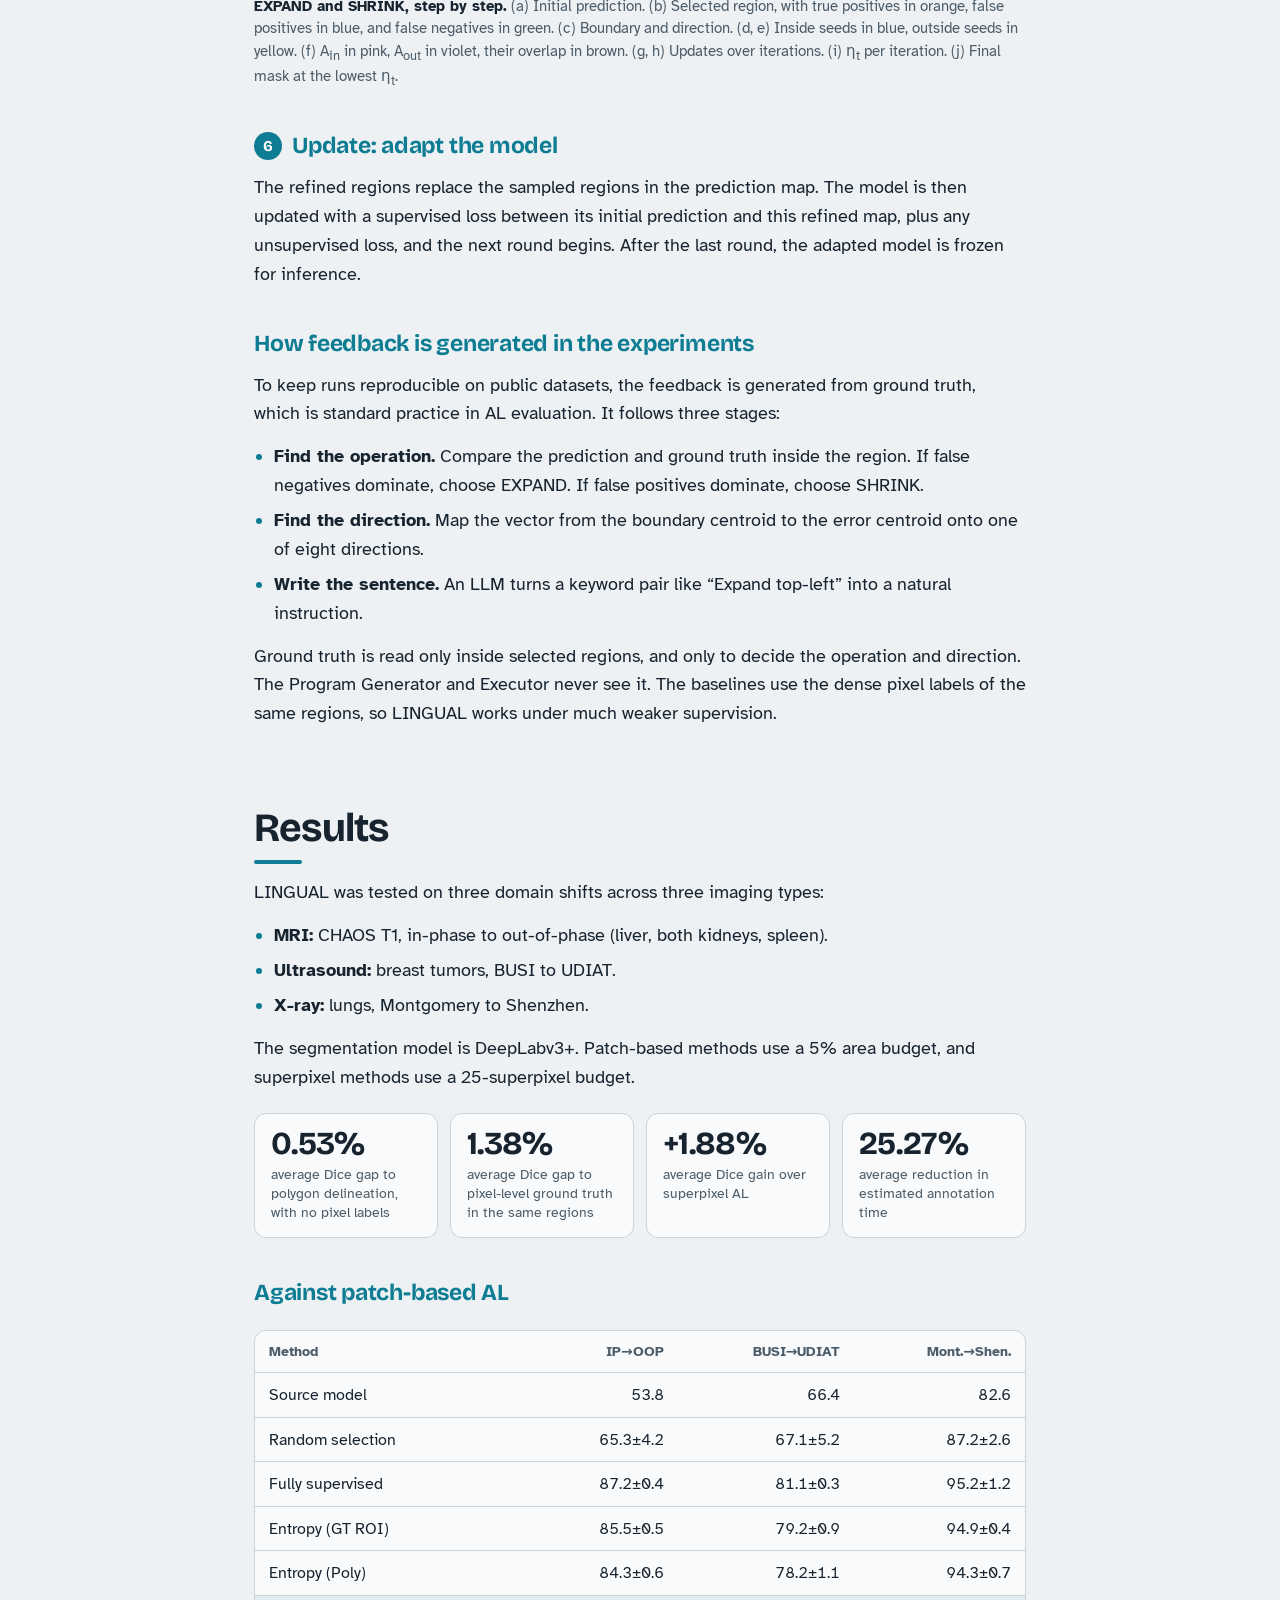
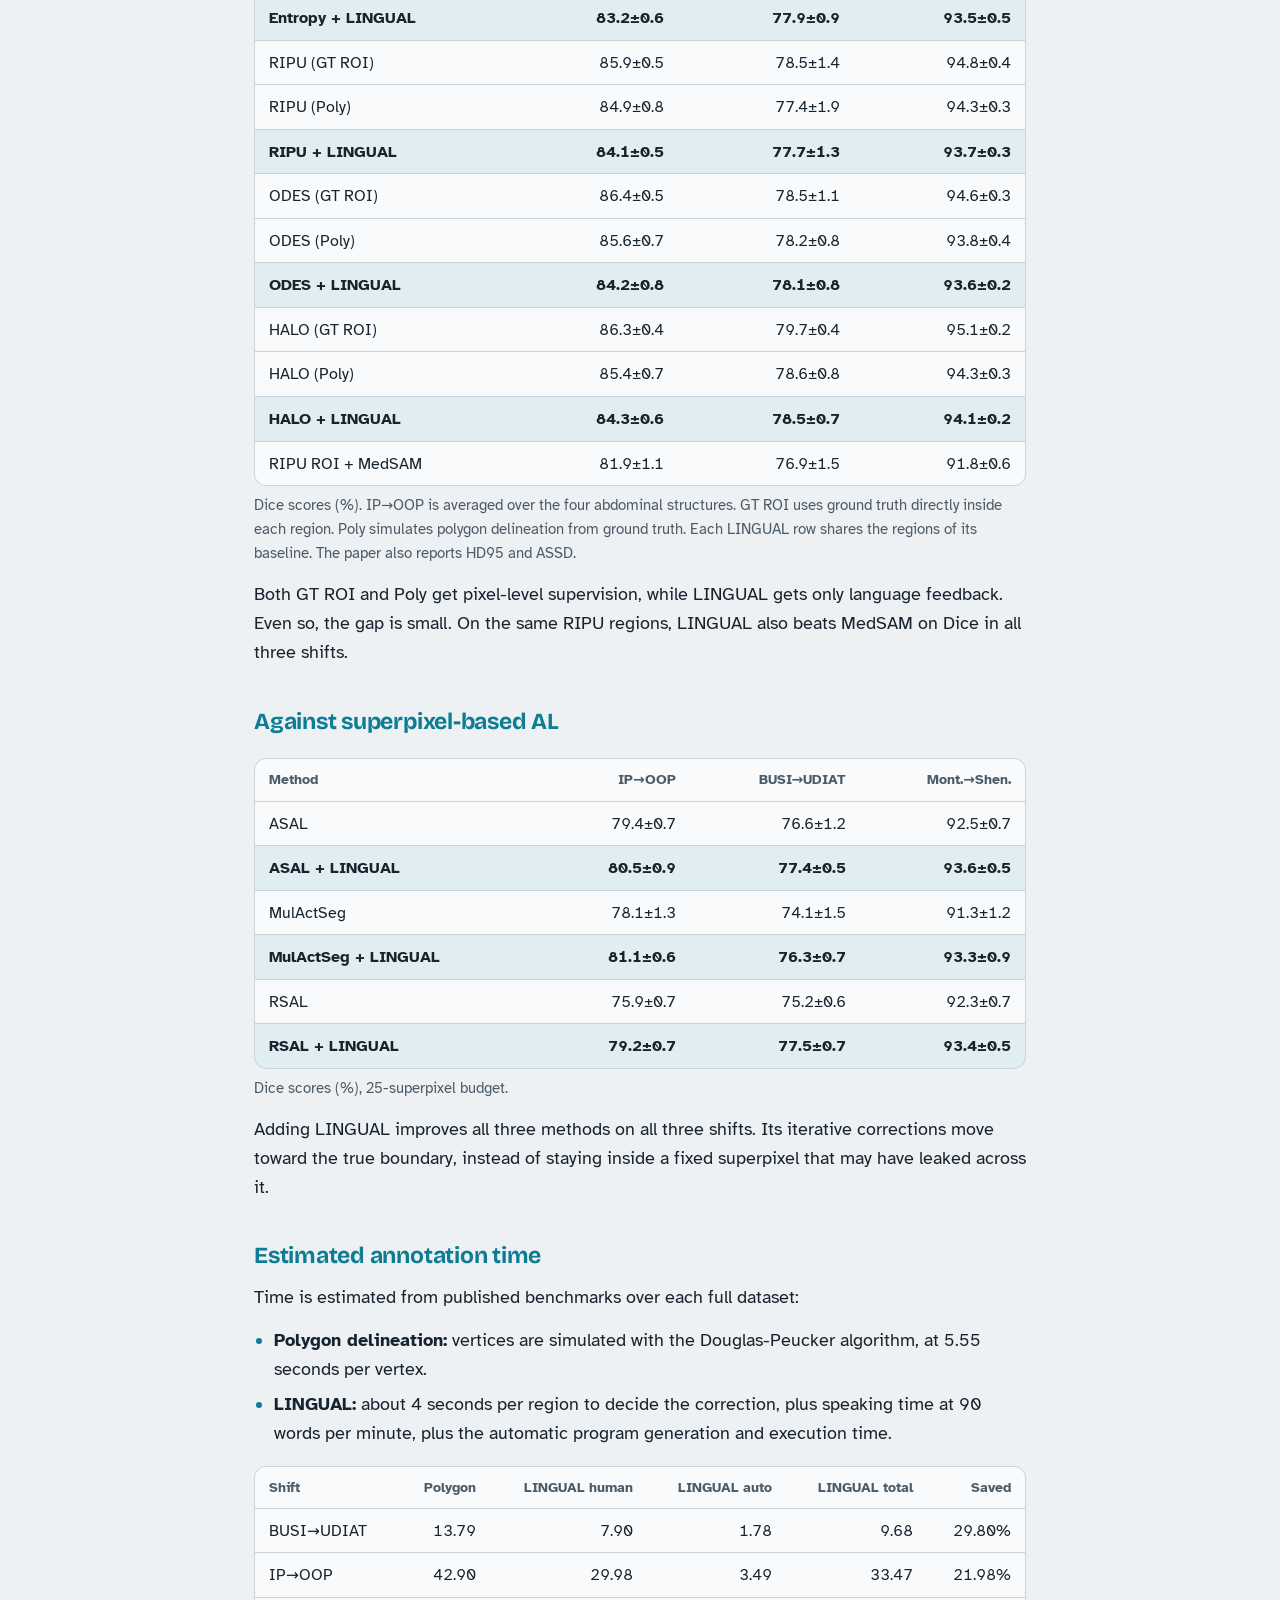
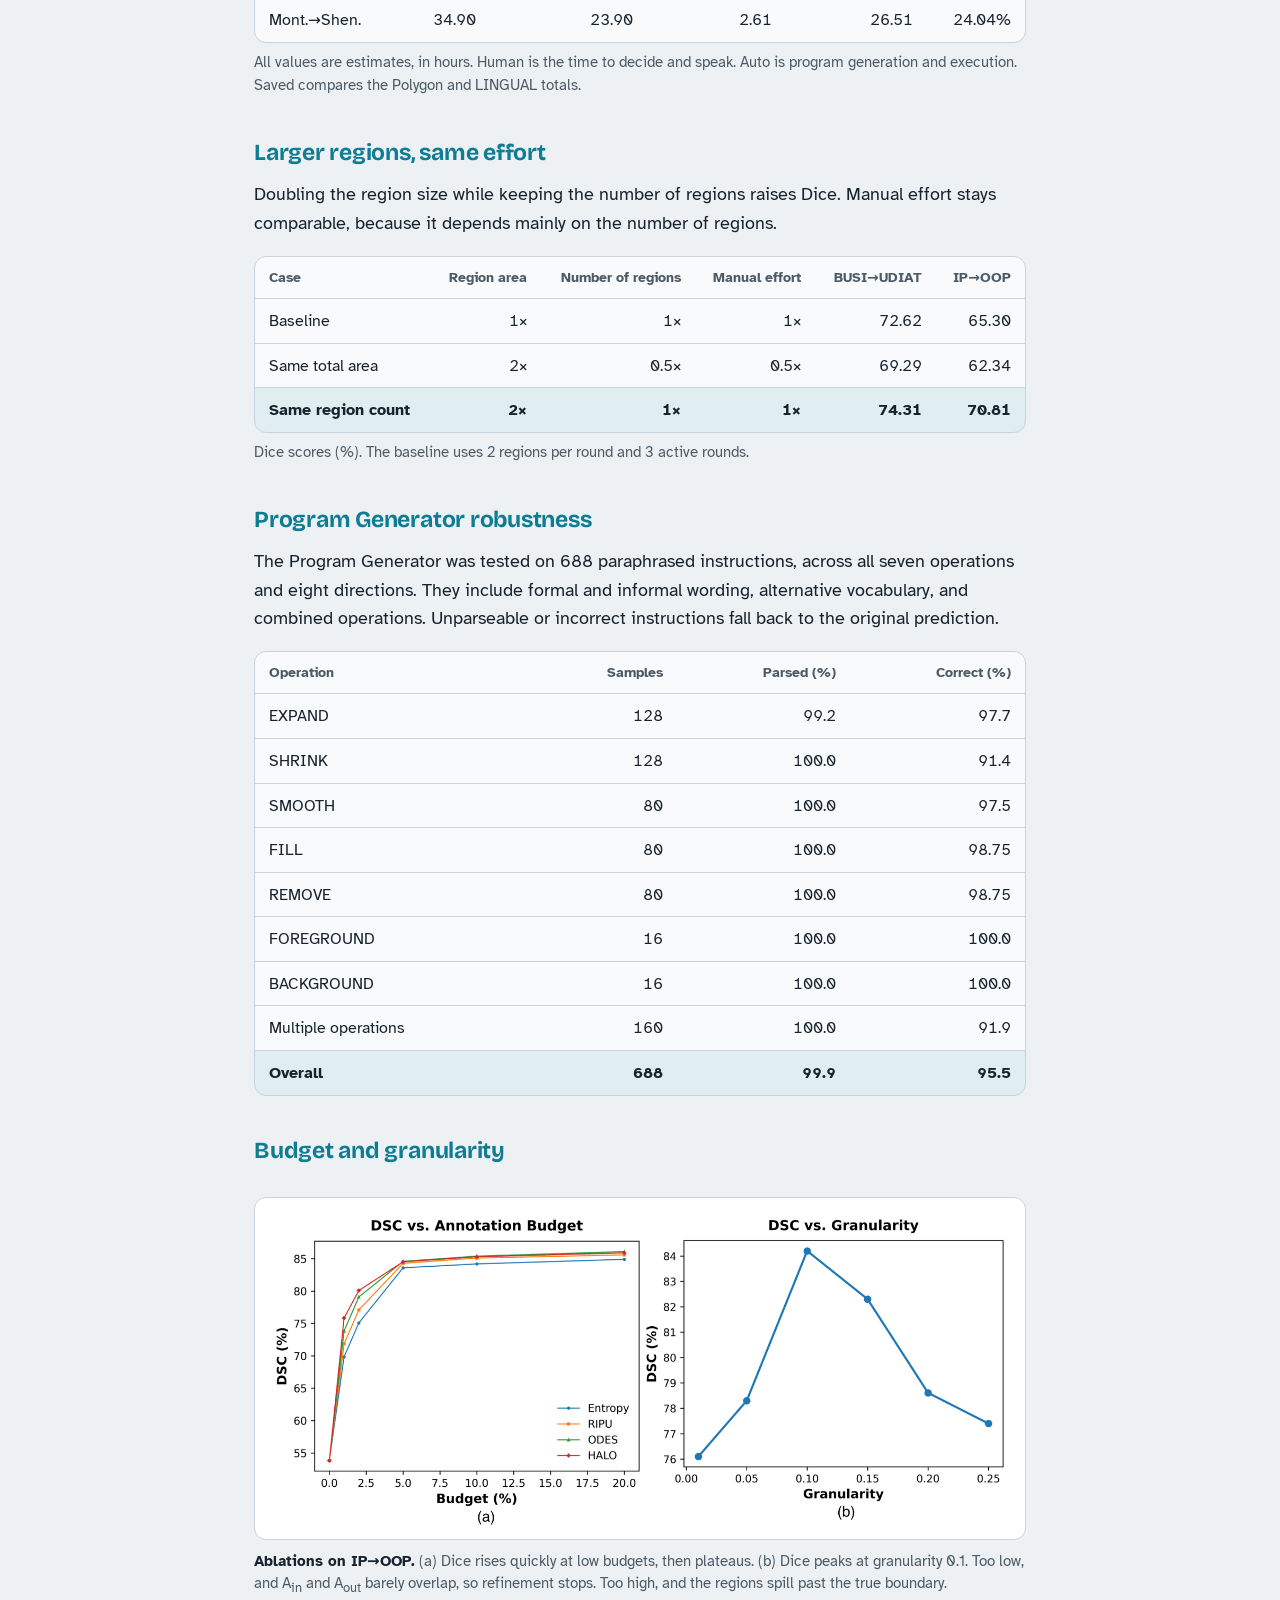
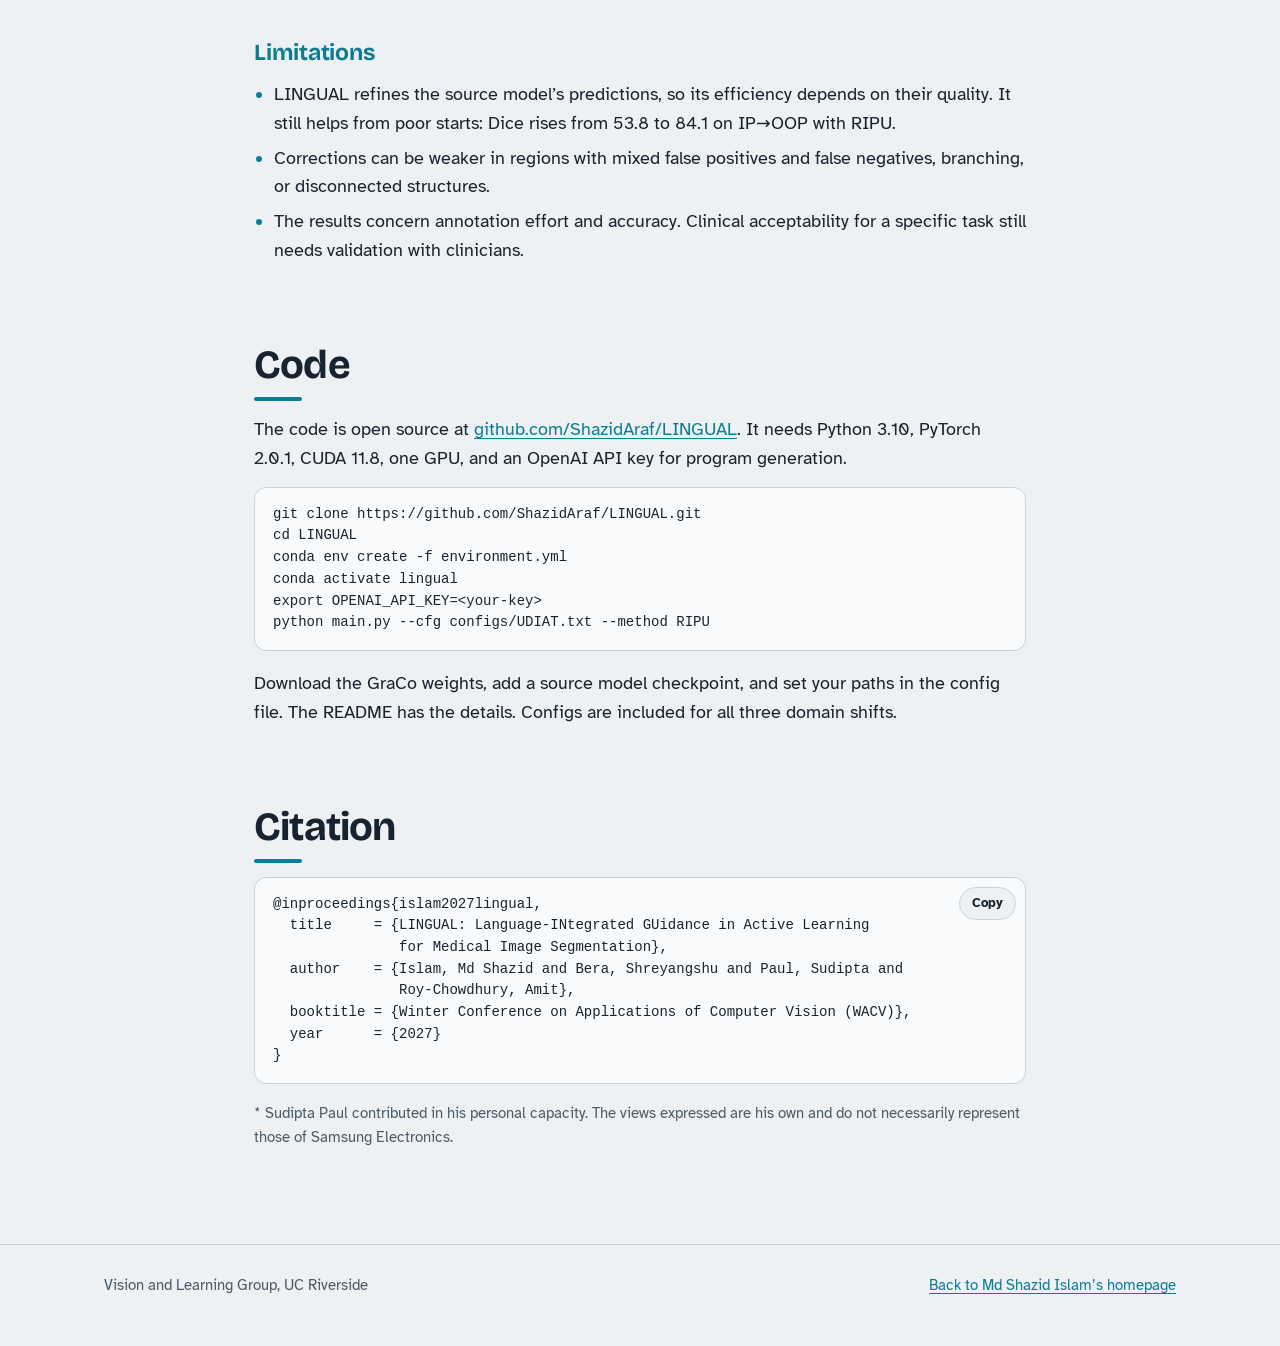
<file: projects/lingual/index.html>
<!DOCTYPE html>
<html lang="en">
<head>
<meta charset="UTF-8">
<meta name="viewport" content="width=device-width, initial-scale=1">
<link rel="canonical" href="https://shazidaraf.github.io/projects/lingual/">
<title>LINGUAL: Language-Integrated Guidance in Active Learning</title>
<meta name="description" content="LINGUAL (WACV 2027): language-guided active learning for medical image segmentation. Short natural language instructions replace polygon drawing.">
<meta property="og:title" content="LINGUAL: Language-INtegrated GUidance in Active Learning for Medical Image Segmentation">
<meta property="og:description" content="WACV 2027. Fix segmentation masks with short language instructions instead of polygon drawing, with about 25% less estimated annotation time.">
<meta property="og:image" content="https://shazidaraf.github.io/projects/lingual/assets/fig2_workflow.png">
<script>
(function(){try{var t=localStorage.getItem('theme');if(t==='light'||t==='dark')document.documentElement.setAttribute('data-theme',t);}catch(e){}})();
</script>
<link rel="preconnect" href="https://fonts.googleapis.com">
<link rel="preconnect" href="https://fonts.gstatic.com" crossorigin>
<link href="https://fonts.googleapis.com/css2?family=Atkinson+Hyperlegible:ital,wght@0,400;0,700;1,400&family=Bricolage+Grotesque:opsz,wght@12..96,500;12..96,700;12..96,800&display=swap" rel="stylesheet">
<link rel="stylesheet" href="../../assets/project.css">
</head>
<body>

<header class="topbar">
  <div class="in">
    <a href="../../">Md Shazid Islam</a>
    <div class="bar-right">
      <nav aria-label="Sections">
      <a href="#problem">Problem</a>
      <a href="#method">Method</a>
      <a href="#results">Results</a>
      <a href="#code">Code</a>
      <a href="#citation">Citation</a>
      </nav>
      <button class="theme-toggle" type="button" aria-label="Switch to dark theme" title="Switch theme">
      <svg class="i-moon" viewBox="0 0 24 24" aria-hidden="true"><path d="M20.5 14.6A8.5 8.5 0 0 1 9.4 3.5a8.5 8.5 0 1 0 11.1 11.1z"/></svg>
      <svg class="i-sun" viewBox="0 0 24 24" aria-hidden="true"><circle cx="12" cy="12" r="4.2"/><path d="M12 1.8v2.6M12 19.6v2.6M4.6 4.6l1.8 1.8M17.6 17.6l1.8 1.8M1.8 12h2.6M19.6 12h2.6M4.6 19.4l1.8-1.8M17.6 6.4l1.8-1.8" stroke="currentColor" stroke-width="2" stroke-linecap="round" fill="none"/></svg>
    </button>
    </div>
  </div>
</header>

<main>
  <div class="col head">
    <span class="venue">WACV 2027</span>
    <h1>LINGUAL</h1>
    <p class="full">Language-INtegrated GUidance in Active Learning for Medical Image Segmentation</p>
    <p class="authors"><b>Md Shazid Islam</b><sup>1</sup>, Shreyangshu Bera<sup>1</sup>, Sudipta Paul<sup>2*</sup>, Amit Roy-Chowdhury<sup>1</sup></p>
    <p class="affil"><sup>1</sup>University of California, Riverside &nbsp; <sup>2</sup>Samsung Research America</p>
    <div class="btns">
      <a class="btn primary" href="https://arxiv.org/abs/2511.14028">
        <svg viewBox="0 0 24 24" aria-hidden="true"><path d="M6 2h9l5 5v15H6V2zm8 1.5V8h4.5L14 3.5zM8 12h8v1.6H8V12zm0 3.4h8V17H8v-1.6zm0-6.8h4v1.6H8V8.6z"/></svg>Paper</a>
      <a class="btn" href="https://github.com/ShazidAraf/LINGUAL">
        <svg viewBox="0 0 24 24" aria-hidden="true"><path d="M12 .5a11.5 11.5 0 0 0-3.64 22.41c.58.1.79-.25.79-.56v-2c-3.2.7-3.88-1.37-3.88-1.37-.53-1.33-1.28-1.69-1.28-1.69-1.05-.71.08-.7.08-.7 1.16.08 1.77 1.19 1.77 1.19 1.03 1.77 2.71 1.26 3.37.96.1-.75.4-1.26.73-1.55-2.55-.29-5.24-1.28-5.24-5.68 0-1.26.45-2.28 1.18-3.09-.12-.29-.51-1.46.11-3.05 0 0 .97-.31 3.17 1.18a11 11 0 0 1 5.77 0c2.2-1.49 3.17-1.18 3.17-1.18.62 1.59.23 2.76.11 3.05.74.81 1.18 1.83 1.18 3.09 0 4.41-2.69 5.38-5.26 5.67.41.36.78 1.06.78 2.14v3.17c0 .31.21.67.8.56A11.5 11.5 0 0 0 12 .5z"/></svg>Code on GitHub</a>
      <a class="btn" href="#citation">BibTeX</a>
    </div>
  </div>

  <div class="wide">
    <figure class="hero-fig" style="max-width:980px">
      <img src="assets/overview.gif" alt="Animated overview of LINGUAL: polygon drawing versus a short language instruction, then the EXPAND and SHRINK operations on an MRI scan" width="960" height="600">
    </figure>
  </div>

  <div class="col">
    <p class="tldr">Drawing an exact boundary around every uncertain region is slow. LINGUAL lets the annotator state what is wrong instead, such as &ldquo;Expand to bottom-right&rdquo;. An LLM turns that sentence into a program, and the program fixes the mask with no further human input. Accuracy stays close to manual drawing, and estimated annotation time drops by about 25%.</p>

    <section id="problem">
      <h2>The problem</h2>
      <p>Active learning (AL) asks a human to label only the most useful regions of an image. Those regions still need dense pixel labels. An annotator usually places polygon vertices one by one along the boundary, and medical boundaries are often irregular and complex.</p>
      <p>Existing options each fall short:</p>
      <ul>
        <li><b>Polygon delineation</b> is precise, but the cost grows with the region. A larger region has a longer boundary, so it needs more vertices.</li>
        <li><b>Superpixel AL</b> needs only one class label per superpixel, so nothing is drawn. But superpixels can cross true object boundaries. A superpixel that covers both organ and background still gets one label, which adds label noise.</li>
      </ul>
      <figure>
        <img src="assets/fig1_comparison.png" alt="Conventional AL refines regions by polygon delineation. LINGUAL refines the same regions with language feedback. The same instruction works for a small and a large region." loading="lazy" width="1800" height="318">
        <figcaption><b>Drawing versus language.</b> (a) Conventional AL traces each region by hand. (b) LINGUAL reaches the same correction from instructions like &ldquo;Shrink to Left&rdquo;. (c) A larger region (blue) needs many more polygon vertices than a smaller one (red), but both can use the same instruction.</figcaption>
      </figure>
      <p>This is the key idea. &ldquo;Expand to bottom-right&rdquo; takes the same effort for a small region and a large one, within a reasonable size limit. So human effort stays nearly constant as regions grow.</p>
    </section>

    <section id="method">
      <h2>How LINGUAL works</h2>
      <p>LINGUAL runs inside <b>active domain adaptation</b>. A model pretrained on a source domain is adapted to a target domain over several rounds, under a fixed annotation budget per image. This setting fits well because EXPAND and SHRINK refine boundaries that the source model already predicts. A model trained from scratch has only noisy early predictions to refine.</p>
      <figure>
        <img src="assets/fig2_workflow.png" alt="LINGUAL workflow: the model predicts, the acquisition function samples regions, the annotator gives language feedback, the refinement block produces refined regions, and the loss updates the model" loading="lazy" width="2000" height="476">
        <figcaption><b>The workflow.</b> (a) The model is updated during training, then frozen for testing. (b) The acquisition function picks regions, and each one gets language feedback and refinement. (c) Inside the refinement block, the Program Generator turns the feedback into a program and the Program Executor runs it.</figcaption>
      </figure>

      <h3><span class="step">1</span>Acquisition: pick the uncertain regions</h3>
      <p>An acquisition function ranks candidate regions by uncertainty and keeps as many as the budget allows. LINGUAL does not depend on one choice. The paper tests it with Entropy, RIPU, ODES, and HALO.</p>

      <h3><span class="step">2</span>Language feedback: state the correction</h3>
      <p>The annotator looks at a region and names the operation and its direction. No pixel interaction is needed. One region can take several operations at once, for example &ldquo;Expand at the top-right, remove the fragments at the bottom, and smooth the boundary.&rdquo;</p>

      <h3><span class="step">3</span>Program generation: turn words into code</h3>
      <p>GPT-3.5 receives hand-written examples of instructions paired with programs. It then writes a program for the new instruction, using in-context learning. For example:</p>
      <pre><code>Instruction: Shrink to the Right. Smooth the boundary at Right

DIR0  = DIRECTION(keyword='shrink')
MASK0 = SHRINK(mask=MASK, direction=DIR0)
DIR1  = DIRECTION(keyword='smooth')
MASK1 = SMOOTH(mask=MASK0, direction=DIR1)
FINAL_RESULT = RESULT(var=MASK1)</code></pre>
      <figure>
        <img style="max-width:560px" src="assets/fig3a_generator.png" alt="Program Generator: in-context examples and a target instruction go to GPT-3.5, which outputs a program" loading="lazy" width="1000" height="1126">
        <figcaption><b>Program Generator.</b> In-context examples and the target instruction form the prompt. GPT-3.5 returns the program.</figcaption>
      </figure>

      <h3><span class="step">4</span>Program execution: fix the mask</h3>
      <p>Seven correction modules cover the errors that appear inside a region. Two utility modules, DIRECTION and RESULT, support them.</p>
      <div class="tablewrap">
        <table>
          <thead><tr><th>Error in the region</th><th style="text-align:left">Module</th><th style="text-align:left">Example instruction</th></tr></thead>
          <tbody>
            <tr><td>Under-segmentation</td><td style="text-align:left">EXPAND</td><td style="text-align:left">Expand to right</td></tr>
            <tr><td>Over-segmentation</td><td style="text-align:left">SHRINK</td><td style="text-align:left">Shrink at top-left</td></tr>
            <tr><td>Spurious fragments</td><td style="text-align:left">REMOVE</td><td style="text-align:left">Remove the small fragments</td></tr>
            <tr><td>Internal holes</td><td style="text-align:left">FILL</td><td style="text-align:left">Fill small gaps at the bottom</td></tr>
            <tr><td>Jagged edges</td><td style="text-align:left">SMOOTH</td><td style="text-align:left">Smooth the boundary at right</td></tr>
            <tr><td>Whole region is object</td><td style="text-align:left">FOREGROUND</td><td style="text-align:left">Entire region foreground</td></tr>
            <tr><td>Whole region is not object</td><td style="text-align:left">BACKGROUND</td><td style="text-align:left">Entire region background</td></tr>
          </tbody>
        </table>
      </div>
      <figure>
        <img src="assets/fig3b_executor.png" alt="Program Executor: each program line is shown with its output on a breast ultrasound image, ending in the refined segmentation" loading="lazy" width="1600" height="1012">
        <figcaption><b>Program Executor.</b> Each program line runs in turn on the ultrasound image, from the initial segmentation (P<sub>init</sub>) to the refined one (Y<sub>AL</sub>).</figcaption>
      </figure>

      <h3><span class="step">5</span>EXPAND and SHRINK: find where to stop</h3>
      <p>An instruction like &ldquo;Expand to right&rdquo; gives a direction but no distance. LINGUAL finds the distance with <b>dual-sided boundary probing</b>:</p>
      <ul>
        <li><b>Sample seeds.</b> Pick seed points just inside and just outside the predicted boundary, along the requested direction.</li>
        <li><b>Grow regions.</b> GraCo, a granularity-controllable segmentation model, groups similar pixels around each seed. This gives an inside region A<sub>in</sub> and an outside region A<sub>out</sub>. The algorithm can use any point-to-region function in place of GraCo.</li>
        <li><b>Read the overlap.</b> If both seed sets lie in the same organ, the boundary is still misplaced, so A<sub>in</sub> and A<sub>out</sub> overlap a lot. If they lie on opposite sides of the true boundary, they barely overlap.</li>
        <li><b>Update the mask.</b> EXPAND adds A<sub>in</sub> &cap; A<sub>out</sub> to the mask. SHRINK removes it. Then the steps repeat.</li>
        <li><b>Stop at the best iteration.</b> The overlap score is &eta;<sub>t</sub> = |A<sub>in</sub> &cap; A<sub>out</sub>| / |A<sub>in</sub> &cup; A<sub>out</sub>|. LINGUAL keeps the iteration with the lowest &eta;<sub>t</sub>. In the figure below, that is iteration 4 for EXPAND and iteration 2 for SHRINK.</li>
      </ul>
      <p>GraCo runs at a low granularity (g = 0.1), so each iteration makes a small change. It works like a small step size in optimization and lowers the risk of over-correction. If no correction improves on the input, LINGUAL keeps the original mask.</p>
      <figure>
        <img src="assets/fig4_expand_shrink.png" alt="Step by step EXPAND and SHRINK on an abdominal MRI: region selection, boundary seeds, inside and outside regions, iterations, overlap plot, and final mask" loading="lazy" width="1800" height="1296">
        <figcaption><b>EXPAND and SHRINK, step by step.</b> (a) Initial prediction. (b) Selected region, with true positives in orange, false positives in blue, and false negatives in green. (c) Boundary and direction. (d, e) Inside seeds in blue, outside seeds in yellow. (f) A<sub>in</sub> in pink, A<sub>out</sub> in violet, their overlap in brown. (g, h) Updates over iterations. (i) &eta;<sub>t</sub> per iteration. (j) Final mask at the lowest &eta;<sub>t</sub>.</figcaption>
      </figure>

      <h3><span class="step">6</span>Update: adapt the model</h3>
      <p>The refined regions replace the sampled regions in the prediction map. The model is then updated with a supervised loss between its initial prediction and this refined map, plus any unsupervised loss, and the next round begins. After the last round, the adapted model is frozen for inference.</p>

      <h3>How feedback is generated in the experiments</h3>
      <p>To keep runs reproducible on public datasets, the feedback is generated from ground truth, which is standard practice in AL evaluation. It follows three stages:</p>
      <ul>
        <li><b>Find the operation.</b> Compare the prediction and ground truth inside the region. If false negatives dominate, choose EXPAND. If false positives dominate, choose SHRINK.</li>
        <li><b>Find the direction.</b> Map the vector from the boundary centroid to the error centroid onto one of eight directions.</li>
        <li><b>Write the sentence.</b> An LLM turns a keyword pair like &ldquo;Expand top-left&rdquo; into a natural instruction.</li>
      </ul>
      <p>Ground truth is read only inside selected regions, and only to decide the operation and direction. The Program Generator and Executor never see it. The baselines use the dense pixel labels of the same regions, so LINGUAL works under much weaker supervision.</p>
    </section>

    <section id="results">
      <h2>Results</h2>
      <p>LINGUAL was tested on three domain shifts across three imaging types:</p>
      <ul>
        <li><b>MRI:</b> CHAOS T1, in-phase to out-of-phase (liver, both kidneys, spleen).</li>
        <li><b>Ultrasound:</b> breast tumors, BUSI to UDIAT.</li>
        <li><b>X-ray:</b> lungs, Montgomery to Shenzhen.</li>
      </ul>
      <p>The segmentation model is DeepLabv3+. Patch-based methods use a 5% area budget, and superpixel methods use a 25-superpixel budget.</p>
      <div class="stats">
        <div class="stat"><b>0.53%</b><span>average Dice gap to polygon delineation, with no pixel labels</span></div>
        <div class="stat"><b>1.38%</b><span>average Dice gap to pixel-level ground truth in the same regions</span></div>
        <div class="stat"><b>+1.88%</b><span>average Dice gain over superpixel AL</span></div>
        <div class="stat"><b>25.27%</b><span>average reduction in estimated annotation time</span></div>
      </div>

      <h3>Against patch-based AL</h3>
      <div class="tablewrap">
        <table>
          <thead><tr><th>Method</th><th>IP&rarr;OOP</th><th>BUSI&rarr;UDIAT</th><th>Mont.&rarr;Shen.</th></tr></thead>
          <tbody>
            <tr><td>Source model</td><td>53.8</td><td>66.4</td><td>82.6</td></tr>
            <tr><td>Random selection</td><td>65.3&plusmn;4.2</td><td>67.1&plusmn;5.2</td><td>87.2&plusmn;2.6</td></tr>
            <tr><td>Fully supervised</td><td>87.2&plusmn;0.4</td><td>81.1&plusmn;0.3</td><td>95.2&plusmn;1.2</td></tr>
            <tr><td>Entropy (GT ROI)</td><td>85.5&plusmn;0.5</td><td>79.2&plusmn;0.9</td><td>94.9&plusmn;0.4</td></tr>
            <tr><td>Entropy (Poly)</td><td>84.3&plusmn;0.6</td><td>78.2&plusmn;1.1</td><td>94.3&plusmn;0.7</td></tr>
            <tr class="ours"><td>Entropy + LINGUAL</td><td>83.2&plusmn;0.6</td><td>77.9&plusmn;0.9</td><td>93.5&plusmn;0.5</td></tr>
            <tr><td>RIPU (GT ROI)</td><td>85.9&plusmn;0.5</td><td>78.5&plusmn;1.4</td><td>94.8&plusmn;0.4</td></tr>
            <tr><td>RIPU (Poly)</td><td>84.9&plusmn;0.8</td><td>77.4&plusmn;1.9</td><td>94.3&plusmn;0.3</td></tr>
            <tr class="ours"><td>RIPU + LINGUAL</td><td>84.1&plusmn;0.5</td><td>77.7&plusmn;1.3</td><td>93.7&plusmn;0.3</td></tr>
            <tr><td>ODES (GT ROI)</td><td>86.4&plusmn;0.5</td><td>78.5&plusmn;1.1</td><td>94.6&plusmn;0.3</td></tr>
            <tr><td>ODES (Poly)</td><td>85.6&plusmn;0.7</td><td>78.2&plusmn;0.8</td><td>93.8&plusmn;0.4</td></tr>
            <tr class="ours"><td>ODES + LINGUAL</td><td>84.2&plusmn;0.8</td><td>78.1&plusmn;0.8</td><td>93.6&plusmn;0.2</td></tr>
            <tr><td>HALO (GT ROI)</td><td>86.3&plusmn;0.4</td><td>79.7&plusmn;0.4</td><td>95.1&plusmn;0.2</td></tr>
            <tr><td>HALO (Poly)</td><td>85.4&plusmn;0.7</td><td>78.6&plusmn;0.8</td><td>94.3&plusmn;0.3</td></tr>
            <tr class="ours"><td>HALO + LINGUAL</td><td>84.3&plusmn;0.6</td><td>78.5&plusmn;0.7</td><td>94.1&plusmn;0.2</td></tr>
            <tr><td>RIPU ROI + MedSAM</td><td>81.9&plusmn;1.1</td><td>76.9&plusmn;1.5</td><td>91.8&plusmn;0.6</td></tr>
          </tbody>
        </table>
      </div>
      <p class="note">Dice scores (%). IP&rarr;OOP is averaged over the four abdominal structures. GT ROI uses ground truth directly inside each region. Poly simulates polygon delineation from ground truth. Each LINGUAL row shares the regions of its baseline. The paper also reports HD95 and ASSD.</p>
      <p>Both GT ROI and Poly get pixel-level supervision, while LINGUAL gets only language feedback. Even so, the gap is small. On the same RIPU regions, LINGUAL also beats MedSAM on Dice in all three shifts.</p>

      <h3>Against superpixel-based AL</h3>
      <div class="tablewrap">
        <table>
          <thead><tr><th>Method</th><th>IP&rarr;OOP</th><th>BUSI&rarr;UDIAT</th><th>Mont.&rarr;Shen.</th></tr></thead>
          <tbody>
            <tr><td>ASAL</td><td>79.4&plusmn;0.7</td><td>76.6&plusmn;1.2</td><td>92.5&plusmn;0.7</td></tr>
            <tr class="ours"><td>ASAL + LINGUAL</td><td>80.5&plusmn;0.9</td><td>77.4&plusmn;0.5</td><td>93.6&plusmn;0.5</td></tr>
            <tr><td>MulActSeg</td><td>78.1&plusmn;1.3</td><td>74.1&plusmn;1.5</td><td>91.3&plusmn;1.2</td></tr>
            <tr class="ours"><td>MulActSeg + LINGUAL</td><td>81.1&plusmn;0.6</td><td>76.3&plusmn;0.7</td><td>93.3&plusmn;0.9</td></tr>
            <tr><td>RSAL</td><td>75.9&plusmn;0.7</td><td>75.2&plusmn;0.6</td><td>92.3&plusmn;0.7</td></tr>
            <tr class="ours"><td>RSAL + LINGUAL</td><td>79.2&plusmn;0.7</td><td>77.5&plusmn;0.7</td><td>93.4&plusmn;0.5</td></tr>
          </tbody>
        </table>
      </div>
      <p class="note">Dice scores (%), 25-superpixel budget.</p>
      <p>Adding LINGUAL improves all three methods on all three shifts. Its iterative corrections move toward the true boundary, instead of staying inside a fixed superpixel that may have leaked across it.</p>

      <h3>Estimated annotation time</h3>
      <p>Time is estimated from published benchmarks over each full dataset:</p>
      <ul>
        <li><b>Polygon delineation:</b> vertices are simulated with the Douglas-Peucker algorithm, at 5.55 seconds per vertex.</li>
        <li><b>LINGUAL:</b> about 4 seconds per region to decide the correction, plus speaking time at 90 words per minute, plus the automatic program generation and execution time.</li>
      </ul>
      <div class="tablewrap">
        <table>
          <thead><tr><th>Shift</th><th>Polygon</th><th>LINGUAL human</th><th>LINGUAL auto</th><th>LINGUAL total</th><th>Saved</th></tr></thead>
          <tbody>
            <tr><td>BUSI&rarr;UDIAT</td><td>13.79</td><td>7.90</td><td>1.78</td><td>9.68</td><td>29.80%</td></tr>
            <tr><td>IP&rarr;OOP</td><td>42.90</td><td>29.98</td><td>3.49</td><td>33.47</td><td>21.98%</td></tr>
            <tr><td>Mont.&rarr;Shen.</td><td>34.90</td><td>23.90</td><td>2.61</td><td>26.51</td><td>24.04%</td></tr>
          </tbody>
        </table>
      </div>
      <p class="note">All values are estimates, in hours. Human is the time to decide and speak. Auto is program generation and execution. Saved compares the Polygon and LINGUAL totals.</p>

      <h3>Larger regions, same effort</h3>
      <p>Doubling the region size while keeping the number of regions raises Dice. Manual effort stays comparable, because it depends mainly on the number of regions.</p>
      <div class="tablewrap">
        <table>
          <thead><tr><th>Case</th><th>Region area</th><th>Number of regions</th><th>Manual effort</th><th>BUSI&rarr;UDIAT</th><th>IP&rarr;OOP</th></tr></thead>
          <tbody>
            <tr><td>Baseline</td><td>1&times;</td><td>1&times;</td><td>1&times;</td><td>72.62</td><td>65.30</td></tr>
            <tr><td>Same total area</td><td>2&times;</td><td>0.5&times;</td><td>0.5&times;</td><td>69.29</td><td>62.34</td></tr>
            <tr class="ours"><td>Same region count</td><td>2&times;</td><td>1&times;</td><td>1&times;</td><td>74.31</td><td>70.81</td></tr>
          </tbody>
        </table>
      </div>
      <p class="note">Dice scores (%). The baseline uses 2 regions per round and 3 active rounds.</p>

      <h3>Program Generator robustness</h3>
      <p>The Program Generator was tested on 688 paraphrased instructions, across all seven operations and eight directions. They include formal and informal wording, alternative vocabulary, and combined operations. Unparseable or incorrect instructions fall back to the original prediction.</p>
      <div class="tablewrap">
        <table>
          <thead><tr><th>Operation</th><th>Samples</th><th>Parsed (%)</th><th>Correct (%)</th></tr></thead>
          <tbody>
            <tr><td>EXPAND</td><td>128</td><td>99.2</td><td>97.7</td></tr>
            <tr><td>SHRINK</td><td>128</td><td>100.0</td><td>91.4</td></tr>
            <tr><td>SMOOTH</td><td>80</td><td>100.0</td><td>97.5</td></tr>
            <tr><td>FILL</td><td>80</td><td>100.0</td><td>98.75</td></tr>
            <tr><td>REMOVE</td><td>80</td><td>100.0</td><td>98.75</td></tr>
            <tr><td>FOREGROUND</td><td>16</td><td>100.0</td><td>100.0</td></tr>
            <tr><td>BACKGROUND</td><td>16</td><td>100.0</td><td>100.0</td></tr>
            <tr><td>Multiple operations</td><td>160</td><td>100.0</td><td>91.9</td></tr>
            <tr class="ours"><td>Overall</td><td>688</td><td>99.9</td><td>95.5</td></tr>
          </tbody>
        </table>
      </div>

      <h3>Budget and granularity</h3>
      <figure>
        <img src="assets/fig5_ablation.png" alt="Two line charts on IP to OOP. Dice rises quickly with budget and plateaus after about 5 percent. Dice peaks at granularity 0.10." loading="lazy" width="1400" height="589">
        <figcaption><b>Ablations on IP&rarr;OOP.</b> (a) Dice rises quickly at low budgets, then plateaus. (b) Dice peaks at granularity 0.1. Too low, and A<sub>in</sub> and A<sub>out</sub> barely overlap, so refinement stops. Too high, and the regions spill past the true boundary.</figcaption>
      </figure>

      <h3>Limitations</h3>
      <ul>
        <li>LINGUAL refines the source model&rsquo;s predictions, so its efficiency depends on their quality. It still helps from poor starts: Dice rises from 53.8 to 84.1 on IP&rarr;OOP with RIPU.</li>
        <li>Corrections can be weaker in regions with mixed false positives and false negatives, branching, or disconnected structures.</li>
        <li>The results concern annotation effort and accuracy. Clinical acceptability for a specific task still needs validation with clinicians.</li>
      </ul>
    </section>

    <section id="code">
      <h2>Code</h2>
      <p>The code is open source at <a href="https://github.com/ShazidAraf/LINGUAL">github.com/ShazidAraf/LINGUAL</a>. It needs Python 3.10, PyTorch 2.0.1, CUDA 11.8, one GPU, and an OpenAI API key for program generation.</p>
      <pre><code>git clone https://github.com/ShazidAraf/LINGUAL.git
cd LINGUAL
conda env create -f environment.yml
conda activate lingual
export OPENAI_API_KEY=&lt;your-key&gt;
python main.py --cfg configs/UDIAT.txt --method RIPU</code></pre>
      <p>Download the GraCo weights, add a source model checkpoint, and set your paths in the config file. The README has the details. Configs are included for all three domain shifts.</p>
    </section>

    <section id="citation">
      <h2>Citation</h2>
      <div class="cite">
        <button class="copy" type="button" data-copy="bib">Copy</button>
        <pre id="bib"><code>@inproceedings{islam2027lingual,
  title     = {LINGUAL: Language-INtegrated GUidance in Active Learning
               for Medical Image Segmentation},
  author    = {Islam, Md Shazid and Bera, Shreyangshu and Paul, Sudipta and
               Roy-Chowdhury, Amit},
  booktitle = {Winter Conference on Applications of Computer Vision (WACV)},
  year      = {2027}
}</code></pre>
      </div>
      <p class="note">* Sudipta Paul contributed in his personal capacity. The views expressed are his own and do not necessarily represent those of Samsung Electronics.</p>
    </section>
  </div>
</main>

<footer>
  <div class="wide">
    <span>Vision and Learning Group, UC Riverside</span>
    <span><a href="../../">Back to Md Shazid Islam&rsquo;s homepage</a></span>
  </div>
</footer>

<script>
document.querySelectorAll('.copy').forEach(function (b) {
  b.addEventListener('click', function () {
    var t = document.getElementById(b.dataset.copy).innerText;
    try {
      navigator.clipboard.writeText(t).then(function () { b.textContent = 'Copied'; setTimeout(function () { b.textContent = 'Copy'; }, 1600); });
    } catch (e) {}
  });
});
</script>
<script>
(function(){
  var b=document.querySelector('.theme-toggle'); if(!b) return;
    function cur(){var t=document.documentElement.getAttribute('data-theme');return t==='dark'?'dark':'light';}
  function sync(){var d=cur()==='dark';b.setAttribute('aria-label',d?'Switch to light theme':'Switch to dark theme');b.classList.toggle('is-dark',d);}
  b.addEventListener('click',function(){var n=cur()==='dark'?'light':'dark';document.documentElement.setAttribute('data-theme',n);try{localStorage.setItem('theme',n);}catch(e){}sync();});
  sync();
})();
</script>
</body>
</html>
</file>
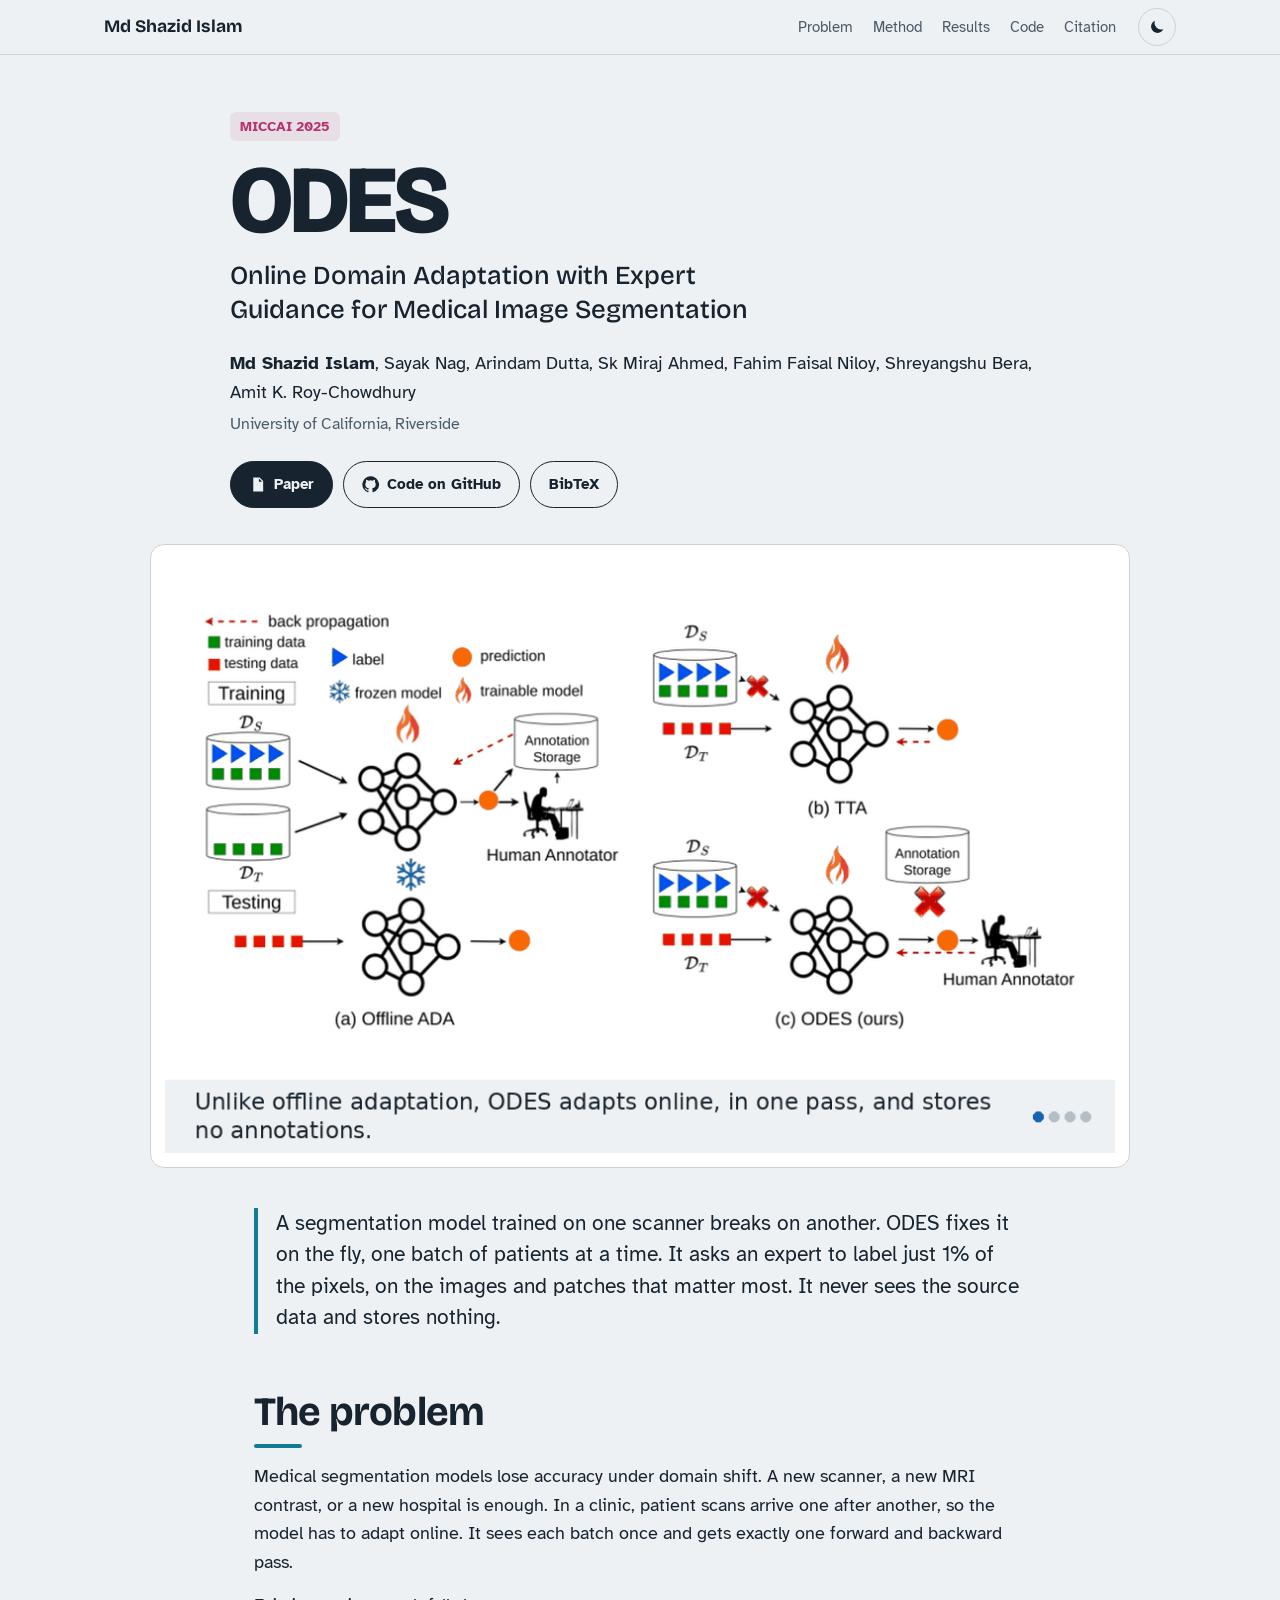
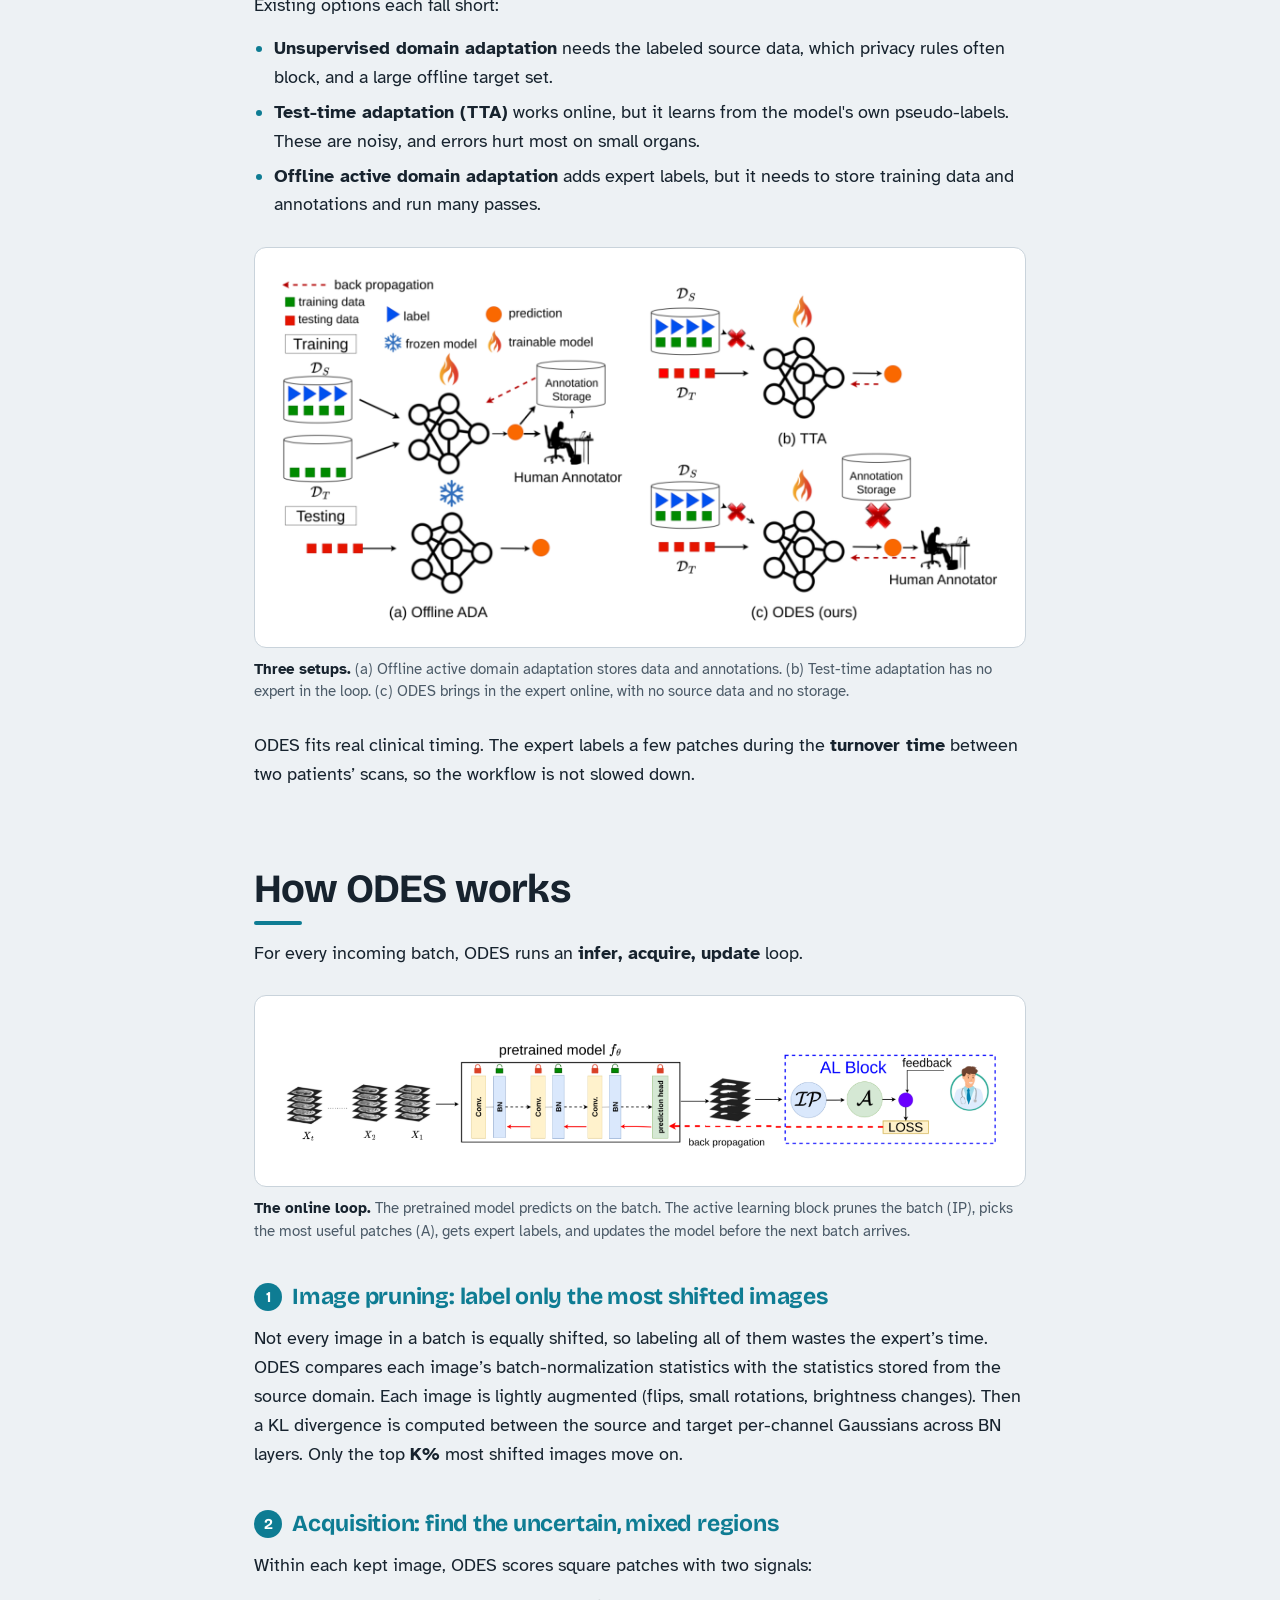
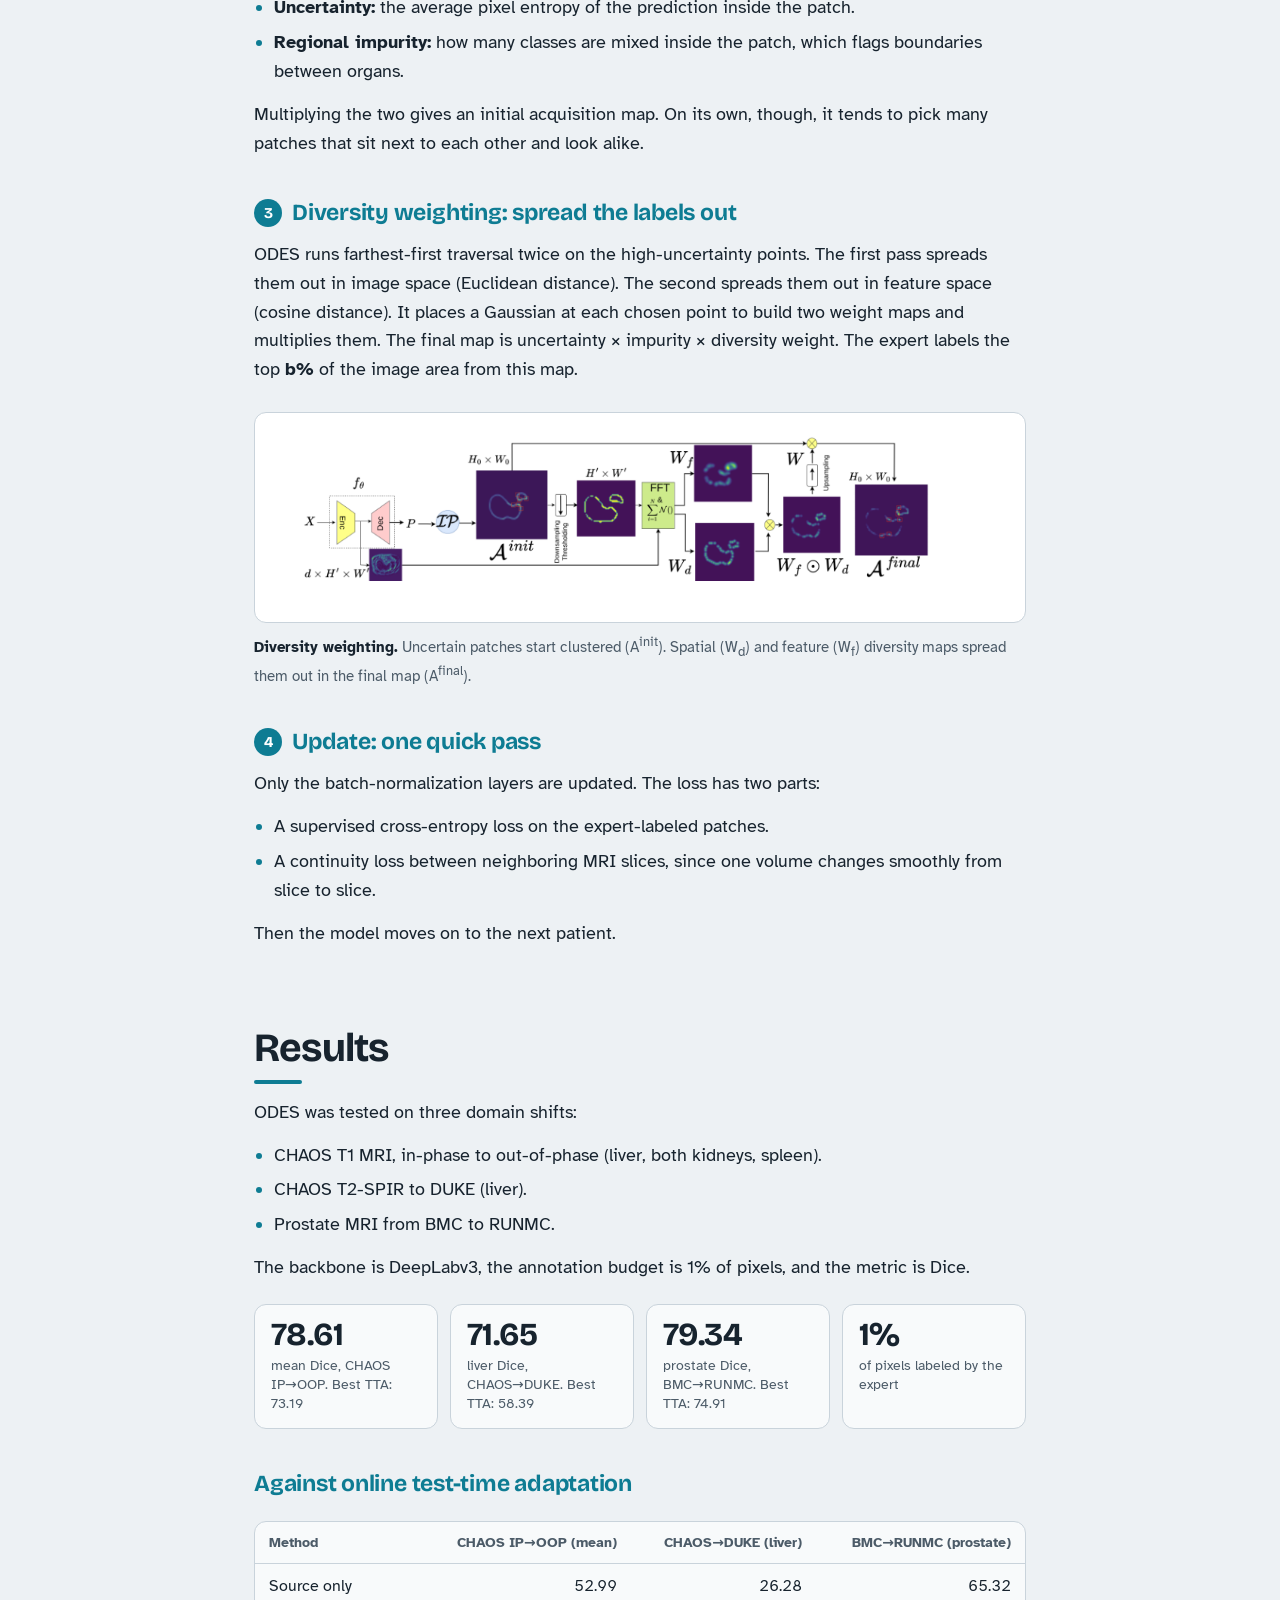
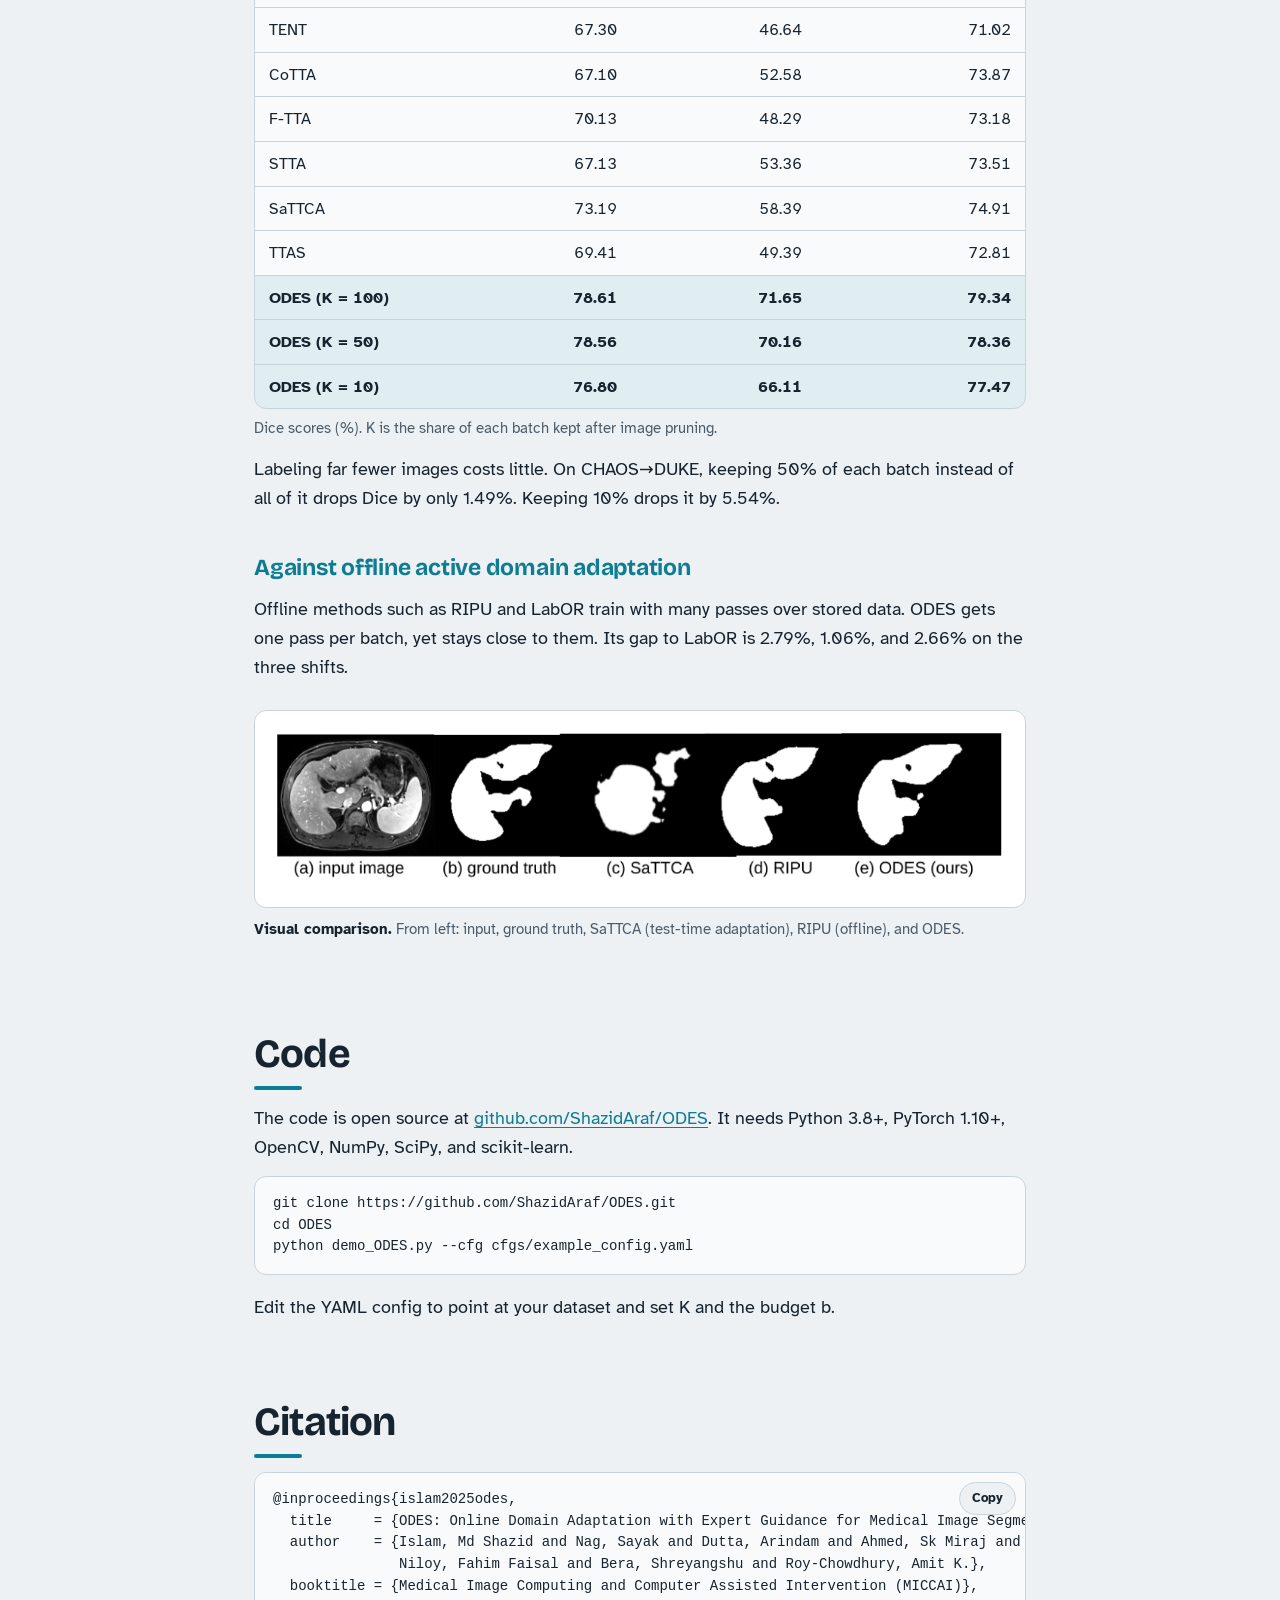
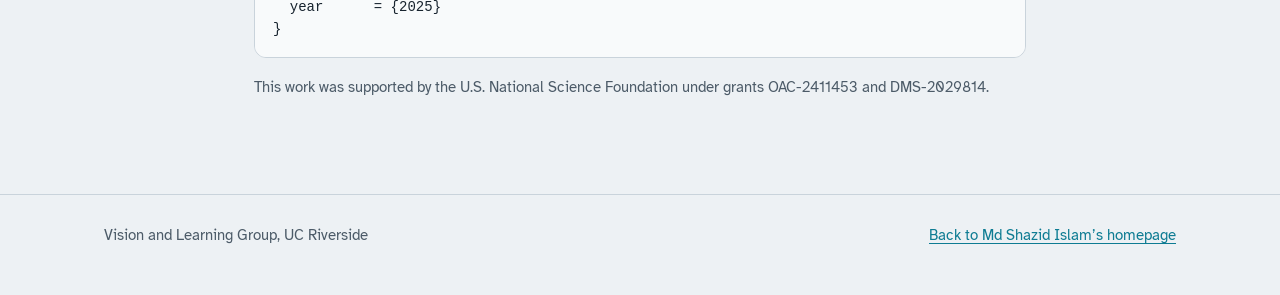
<file: projects/odes/index.html>
<!DOCTYPE html>
<html lang="en">
<head>
<meta charset="UTF-8">
<meta name="viewport" content="width=device-width, initial-scale=1">
<link rel="canonical" href="https://shazidaraf.github.io/projects/odes/">
<title>ODES: Online Domain Adaptation with Expert Guidance</title>
<meta name="description" content="ODES (MICCAI 2025): online, source-free domain adaptation for medical image segmentation, guided by a small amount of expert labeling.">
<meta property="og:title" content="ODES: Online Domain Adaptation with Expert Guidance for Medical Image Segmentation">
<meta property="og:description" content="MICCAI 2025. Adapt a segmentation model to a new scanner on the fly, using 1% expert labels on the patches that matter most.">
<meta property="og:image" content="https://shazidaraf.github.io/projects/odes/assets/fig2_pipeline.png">
<script>
(function(){try{var t=localStorage.getItem('theme');if(t==='light'||t==='dark')document.documentElement.setAttribute('data-theme',t);}catch(e){}})();
</script>
<link rel="preconnect" href="https://fonts.googleapis.com">
<link rel="preconnect" href="https://fonts.gstatic.com" crossorigin>
<link href="https://fonts.googleapis.com/css2?family=Atkinson+Hyperlegible:ital,wght@0,400;0,700;1,400&family=Bricolage+Grotesque:opsz,wght@12..96,500;12..96,700;12..96,800&display=swap" rel="stylesheet">
<link rel="stylesheet" href="../../assets/project.css">
</head>
<body>

<header class="topbar">
  <div class="in">
    <a href="../../">Md Shazid Islam</a>
    <div class="bar-right">
      <nav aria-label="Sections">
      <a href="#problem">Problem</a>
      <a href="#method">Method</a>
      <a href="#results">Results</a>
      <a href="#code">Code</a>
      <a href="#citation">Citation</a>
      </nav>
      <button class="theme-toggle" type="button" aria-label="Switch to dark theme" title="Switch theme">
      <svg class="i-moon" viewBox="0 0 24 24" aria-hidden="true"><path d="M20.5 14.6A8.5 8.5 0 0 1 9.4 3.5a8.5 8.5 0 1 0 11.1 11.1z"/></svg>
      <svg class="i-sun" viewBox="0 0 24 24" aria-hidden="true"><circle cx="12" cy="12" r="4.2"/><path d="M12 1.8v2.6M12 19.6v2.6M4.6 4.6l1.8 1.8M17.6 17.6l1.8 1.8M1.8 12h2.6M19.6 12h2.6M4.6 19.4l1.8-1.8M17.6 6.4l1.8-1.8" stroke="currentColor" stroke-width="2" stroke-linecap="round" fill="none"/></svg>
    </button>
    </div>
  </div>
</header>

<main>
  <div class="col head">
    <span class="venue">MICCAI 2025</span>
    <h1>ODES</h1>
    <p class="full">Online Domain Adaptation with Expert Guidance for Medical Image Segmentation</p>
    <p class="authors"><b>Md Shazid Islam</b>, Sayak Nag, Arindam Dutta, Sk Miraj Ahmed, Fahim Faisal Niloy, Shreyangshu Bera, Amit K. Roy-Chowdhury</p>
    <p class="affil">University of California, Riverside</p>
    <div class="btns">
      <a class="btn primary" href="https://papers.miccai.org/miccai-2025/paper/5017_paper.pdf">
        <svg viewBox="0 0 24 24" aria-hidden="true"><path d="M6 2h9l5 5v15H6V2zm8 1.5V8h4.5L14 3.5zM8 12h8v1.6H8V12zm0 3.4h8V17H8v-1.6zm0-6.8h4v1.6H8V8.6z"/></svg>Paper</a>
      <a class="btn" href="https://github.com/ShazidAraf/ODES">
        <svg viewBox="0 0 24 24" aria-hidden="true"><path d="M12 .5a11.5 11.5 0 0 0-3.64 22.41c.58.1.79-.25.79-.56v-2c-3.2.7-3.88-1.37-3.88-1.37-.53-1.33-1.28-1.69-1.28-1.69-1.05-.71.08-.7.08-.7 1.16.08 1.77 1.19 1.77 1.19 1.03 1.77 2.71 1.26 3.37.96.1-.75.4-1.26.73-1.55-2.55-.29-5.24-1.28-5.24-5.68 0-1.26.45-2.28 1.18-3.09-.12-.29-.51-1.46.11-3.05 0 0 .97-.31 3.17 1.18a11 11 0 0 1 5.77 0c2.2-1.49 3.17-1.18 3.17-1.18.62 1.59.23 2.76.11 3.05.74.81 1.18 1.83 1.18 3.09 0 4.41-2.69 5.38-5.26 5.67.41.36.78 1.06.78 2.14v3.17c0 .31.21.67.8.56A11.5 11.5 0 0 0 12 .5z"/></svg>Code on GitHub</a>
      <a class="btn" href="#citation">BibTeX</a>
    </div>
  </div>

  <div class="wide">
    <figure class="hero-fig" style="max-width:980px">
      <img src="assets/overview.gif" alt="Animated overview of ODES: offline vs online adaptation, the per-batch pipeline, diversity weighting, and results" width="960" height="600">
    </figure>
  </div>

  <div class="col">
    <p class="tldr">A segmentation model trained on one scanner breaks on another. ODES fixes it on the fly, one batch of patients at a time. It asks an expert to label just 1% of the pixels, on the images and patches that matter most. It never sees the source data and stores nothing.</p>

    <section id="problem">
      <h2>The problem</h2>
      <p>Medical segmentation models lose accuracy under domain shift. A new scanner, a new MRI contrast, or a new hospital is enough. In a clinic, patient scans arrive one after another, so the model has to adapt online. It sees each batch once and gets exactly one forward and backward pass.</p>
      <p>Existing options each fall short:</p>
      <ul>
        <li><b>Unsupervised domain adaptation</b> needs the labeled source data, which privacy rules often block, and a large offline target set.</li>
        <li><b>Test-time adaptation (TTA)</b> works online, but it learns from the model's own pseudo-labels. These are noisy, and errors hurt most on small organs.</li>
        <li><b>Offline active domain adaptation</b> adds expert labels, but it needs to store training data and annotations and run many passes.</li>
      </ul>
      <figure>
        <img src="assets/fig1_setups.png" alt="Three adaptation setups: offline ADA with annotation storage, TTA without expert input, and ODES with expert input and no storage" loading="lazy">
        <figcaption><b>Three setups.</b> (a) Offline active domain adaptation stores data and annotations. (b) Test-time adaptation has no expert in the loop. (c) ODES brings in the expert online, with no source data and no storage.</figcaption>
      </figure>
      <p>ODES fits real clinical timing. The expert labels a few patches during the <b>turnover time</b> between two patients&rsquo; scans, so the workflow is not slowed down.</p>
    </section>

    <section id="method">
      <h2>How ODES works</h2>
      <p>For every incoming batch, ODES runs an <b>infer, acquire, update</b> loop.</p>
      <figure>
        <img src="assets/fig2_pipeline.png" alt="ODES pipeline: a stream of batches goes into the pretrained model, then image pruning and acquisition pick patches for expert feedback, and the loss updates the model" loading="lazy">
        <figcaption><b>The online loop.</b> The pretrained model predicts on the batch. The active learning block prunes the batch (IP), picks the most useful patches (A), gets expert labels, and updates the model before the next batch arrives.</figcaption>
      </figure>

      <h3><span class="step">1</span>Image pruning: label only the most shifted images</h3>
      <p>Not every image in a batch is equally shifted, so labeling all of them wastes the expert&rsquo;s time. ODES compares each image&rsquo;s batch-normalization statistics with the statistics stored from the source domain. Each image is lightly augmented (flips, small rotations, brightness changes). Then a KL divergence is computed between the source and target per-channel Gaussians across BN layers. Only the top <b>K%</b> most shifted images move on.</p>

      <h3><span class="step">2</span>Acquisition: find the uncertain, mixed regions</h3>
      <p>Within each kept image, ODES scores square patches with two signals:</p>
      <ul>
        <li><b>Uncertainty:</b> the average pixel entropy of the prediction inside the patch.</li>
        <li><b>Regional impurity:</b> how many classes are mixed inside the patch, which flags boundaries between organs.</li>
      </ul>
      <p>Multiplying the two gives an initial acquisition map. On its own, though, it tends to pick many patches that sit next to each other and look alike.</p>

      <h3><span class="step">3</span>Diversity weighting: spread the labels out</h3>
      <p>ODES runs farthest-first traversal twice on the high-uncertainty points. The first pass spreads them out in image space (Euclidean distance). The second spreads them out in feature space (cosine distance). It places a Gaussian at each chosen point to build two weight maps and multiplies them. The final map is uncertainty &times; impurity &times; diversity weight. The expert labels the top <b>b%</b> of the image area from this map.</p>
      <figure>
        <img src="assets/fig3_diversity.png" alt="Diversity weighting: the initial acquisition map is reweighted by spatial and feature diversity maps to form the final map" loading="lazy">
        <figcaption><b>Diversity weighting.</b> Uncertain patches start clustered (A<sup>init</sup>). Spatial (W<sub>d</sub>) and feature (W<sub>f</sub>) diversity maps spread them out in the final map (A<sup>final</sup>).</figcaption>
      </figure>

      <h3><span class="step">4</span>Update: one quick pass</h3>
      <p>Only the batch-normalization layers are updated. The loss has two parts:</p>
      <ul>
        <li>A supervised cross-entropy loss on the expert-labeled patches.</li>
        <li>A continuity loss between neighboring MRI slices, since one volume changes smoothly from slice to slice.</li>
      </ul>
      <p>Then the model moves on to the next patient.</p>
    </section>

    <section id="results">
      <h2>Results</h2>
      <p>ODES was tested on three domain shifts:</p>
      <ul>
        <li>CHAOS T1 MRI, in-phase to out-of-phase (liver, both kidneys, spleen).</li>
        <li>CHAOS T2-SPIR to DUKE (liver).</li>
        <li>Prostate MRI from BMC to RUNMC.</li>
      </ul>
      <p>The backbone is DeepLabv3, the annotation budget is 1% of pixels, and the metric is Dice.</p>
      <div class="stats">
        <div class="stat"><b>78.61</b><span>mean Dice, CHAOS IP&rarr;OOP. Best TTA: 73.19</span></div>
        <div class="stat"><b>71.65</b><span>liver Dice, CHAOS&rarr;DUKE. Best TTA: 58.39</span></div>
        <div class="stat"><b>79.34</b><span>prostate Dice, BMC&rarr;RUNMC. Best TTA: 74.91</span></div>
        <div class="stat"><b>1%</b><span>of pixels labeled by the expert</span></div>
      </div>

      <h3>Against online test-time adaptation</h3>
      <div class="tablewrap">
        <table>
          <thead><tr><th>Method</th><th>CHAOS IP&rarr;OOP (mean)</th><th>CHAOS&rarr;DUKE (liver)</th><th>BMC&rarr;RUNMC (prostate)</th></tr></thead>
          <tbody>
            <tr><td>Source only</td><td>52.99</td><td>26.28</td><td>65.32</td></tr>
            <tr><td>TENT</td><td>67.30</td><td>46.64</td><td>71.02</td></tr>
            <tr><td>CoTTA</td><td>67.10</td><td>52.58</td><td>73.87</td></tr>
            <tr><td>F-TTA</td><td>70.13</td><td>48.29</td><td>73.18</td></tr>
            <tr><td>STTA</td><td>67.13</td><td>53.36</td><td>73.51</td></tr>
            <tr><td>SaTTCA</td><td>73.19</td><td>58.39</td><td>74.91</td></tr>
            <tr><td>TTAS</td><td>69.41</td><td>49.39</td><td>72.81</td></tr>
            <tr class="ours"><td>ODES (K = 100)</td><td>78.61</td><td>71.65</td><td>79.34</td></tr>
            <tr class="ours"><td>ODES (K = 50)</td><td>78.56</td><td>70.16</td><td>78.36</td></tr>
            <tr class="ours"><td>ODES (K = 10)</td><td>76.80</td><td>66.11</td><td>77.47</td></tr>
          </tbody>
        </table>
      </div>
      <p class="note">Dice scores (%). K is the share of each batch kept after image pruning.</p>
      <p>Labeling far fewer images costs little. On CHAOS&rarr;DUKE, keeping 50% of each batch instead of all of it drops Dice by only 1.49%. Keeping 10% drops it by 5.54%.</p>

      <h3>Against offline active domain adaptation</h3>
      <p>Offline methods such as RIPU and LabOR train with many passes over stored data. ODES gets one pass per batch, yet stays close to them. Its gap to LabOR is 2.79%, 1.06%, and 2.66% on the three shifts.</p>

      <figure>
        <img src="assets/fig4_visual.png" alt="Visual comparison: input MRI, ground truth, SaTTCA, RIPU, and ODES masks" loading="lazy">
        <figcaption><b>Visual comparison.</b> From left: input, ground truth, SaTTCA (test-time adaptation), RIPU (offline), and ODES.</figcaption>
      </figure>
    </section>

    <section id="code">
      <h2>Code</h2>
      <p>The code is open source at <a href="https://github.com/ShazidAraf/ODES">github.com/ShazidAraf/ODES</a>. It needs Python 3.8+, PyTorch 1.10+, OpenCV, NumPy, SciPy, and scikit-learn.</p>
      <pre><code>git clone https://github.com/ShazidAraf/ODES.git
cd ODES
python demo_ODES.py --cfg cfgs/example_config.yaml</code></pre>
      <p>Edit the YAML config to point at your dataset and set K and the budget b.</p>
    </section>

    <section id="citation">
      <h2>Citation</h2>
      <div class="cite">
        <button class="copy" type="button" data-copy="bib">Copy</button>
        <pre id="bib"><code>@inproceedings{islam2025odes,
  title     = {ODES: Online Domain Adaptation with Expert Guidance for Medical Image Segmentation},
  author    = {Islam, Md Shazid and Nag, Sayak and Dutta, Arindam and Ahmed, Sk Miraj and
               Niloy, Fahim Faisal and Bera, Shreyangshu and Roy-Chowdhury, Amit K.},
  booktitle = {Medical Image Computing and Computer Assisted Intervention (MICCAI)},
  year      = {2025}
}</code></pre>
      </div>
      <p class="note">This work was supported by the U.S. National Science Foundation under grants OAC-2411453 and DMS-2029814.</p>
    </section>
  </div>
</main>

<footer>
  <div class="wide">
    <span>Vision and Learning Group, UC Riverside</span>
    <span><a href="../../">Back to Md Shazid Islam&rsquo;s homepage</a></span>
  </div>
</footer>

<script>
document.querySelectorAll('.copy').forEach(function (b) {
  b.addEventListener('click', function () {
    var t = document.getElementById(b.dataset.copy).innerText;
    try {
      navigator.clipboard.writeText(t).then(function () { b.textContent = 'Copied'; setTimeout(function () { b.textContent = 'Copy'; }, 1600); });
    } catch (e) {}
  });
});
</script>
<script>
(function(){
  var b=document.querySelector('.theme-toggle'); if(!b) return;
    function cur(){var t=document.documentElement.getAttribute('data-theme');return t==='dark'?'dark':'light';}
  function sync(){var d=cur()==='dark';b.setAttribute('aria-label',d?'Switch to light theme':'Switch to dark theme');b.classList.toggle('is-dark',d);}
  b.addEventListener('click',function(){var n=cur()==='dark'?'light':'dark';document.documentElement.setAttribute('data-theme',n);try{localStorage.setItem('theme',n);}catch(e){}sync();});
  sync();
})();
</script>
</body>
</html>
</file>
<file: assets/project.css>
/* Shared style for research project pages. Matches the home page tokens. */
:root {
  --bg: #EDF1F4;
  --surface: #F8FAFB;
  --paper: #FFFFFF;
  --ink: #17232E;
  --muted: #4C5B68;
  --line: #C9D3DB;
  --contour: #0E7C93;
  --mask: #B4336F;
  --mask-soft: rgba(180, 51, 111, 0.10);
  --contour-soft: rgba(14, 124, 147, 0.10);
}
:root[data-theme="dark"] {
  --bg: #0F171E; --surface: #16212A; --paper: #F4F6F8; --ink: #E3EAF0; --muted: #9AAAB7;
  --line: #2A3946; --contour: #4CC3DA; --mask: #E57AAE;
  --mask-soft: rgba(229, 122, 174, 0.14); --contour-soft: rgba(76, 195, 218, 0.12);
}

* { box-sizing: border-box; }
html { scroll-behavior: smooth; }
body {
  margin: 0; background: var(--bg); color: var(--ink);
  font-family: "Atkinson Hyperlegible", system-ui, sans-serif;
  font-size: 17.5px; line-height: 1.65;
}
a { color: var(--contour); text-underline-offset: 3px; }
:focus-visible { outline: 3px solid var(--contour); outline-offset: 3px; border-radius: 4px; }
img { display: block; max-width: 100%; height: auto; }

.topbar { border-bottom: 1px solid var(--line); background: var(--bg); position: sticky; top: 0; z-index: 10; }
.topbar .in { max-width: 1120px; margin: 0 auto; padding: 0 24px; height: 54px; display: flex; align-items: center; justify-content: space-between; gap: 16px; }
.topbar a { text-decoration: none; color: var(--ink); font-weight: 700; font-family: "Bricolage Grotesque", sans-serif; }
.topbar nav { display: flex; gap: 20px; }
.topbar nav a { font-family: inherit; font-weight: 400; color: var(--muted); font-size: 15px; }
.topbar nav a:hover { color: var(--ink); }

/* Theme switch */
.theme-toggle {
  display: inline-grid; place-items: center; width: 38px; height: 38px; flex: none;
  border-radius: 50%; border: 1.5px solid var(--line); background: transparent; color: var(--ink); cursor: pointer;
}
.theme-toggle:hover { border-color: var(--contour); color: var(--contour); }
.theme-toggle svg { width: 18px; height: 18px; fill: currentColor; }
.theme-toggle .i-sun { display: none; }
.theme-toggle.is-dark .i-sun { display: block; }
.theme-toggle.is-dark .i-moon { display: none; }
.bar-right { display: flex; align-items: center; gap: 22px; }

.col { max-width: 820px; margin: 0 auto; padding: 0 24px; }
.wide { max-width: 1120px; margin: 0 auto; padding: 0 24px; }

/* Header */
.head { padding: 56px 0 28px; }
.venue { display: inline-block; background: var(--mask-soft); color: var(--mask); font-weight: 700; font-size: 14px; padding: 3px 10px; border-radius: 6px; }
.head h1 {
  font-family: "Bricolage Grotesque", sans-serif; font-weight: 800;
  font-size: clamp(48px, 8vw, 96px); line-height: .92; letter-spacing: -0.035em; margin: 16px 0 14px;
}
.head .full { font-size: clamp(20px, 2.4vw, 26px); line-height: 1.3; margin: 0 0 22px; max-width: 32ch; font-family: "Bricolage Grotesque", sans-serif; font-weight: 500; }
.authors { margin: 0 0 4px; }
.authors b { font-weight: 700; }
.affil { color: var(--muted); margin: 0 0 24px; font-size: 16px; }
.btns { display: flex; flex-wrap: wrap; gap: 10px; }
.btn {
  display: inline-flex; align-items: center; gap: 8px; padding: 10px 18px; border-radius: 999px;
  font-weight: 700; font-size: 15px; text-decoration: none; border: 1.5px solid var(--ink); color: var(--ink);
}
.btn.primary { background: var(--ink); color: var(--bg); }
.btn:hover { background: var(--contour); border-color: var(--contour); color: #fff; }
.btn svg { width: 17px; height: 17px; fill: currentColor; }

/* Hero figure */
.hero-fig { margin: 8px auto 0; }
.hero-fig img { border-radius: 14px; border: 1px solid var(--line); background: #fff; width: 100%; }

.tldr { font-size: 21px; line-height: 1.5; margin: 40px 0 0; padding-left: 18px; border-left: 4px solid var(--contour); }

/* Sections */
section { padding: 56px 0 8px; }
section h2 { font-family: "Bricolage Grotesque", sans-serif; font-size: clamp(30px, 4vw, 40px); letter-spacing: -0.02em; margin: 0 0 14px; line-height: 1.1; }
section h3 { font-family: "Bricolage Grotesque", sans-serif; font-size: 23px; margin: 36px 0 8px; letter-spacing: -0.01em; }
section p { margin: 0 0 14px; }
section ul { padding-left: 20px; margin: 0 0 14px; }
section li { margin-bottom: 6px; }
.step { display: inline-block; min-width: 28px; height: 28px; line-height: 28px; text-align: center; border-radius: 50%; background: var(--contour); color: #fff; font-size: 15px; font-weight: 700; margin-right: 10px; vertical-align: 2px; }

figure { margin: 28px 0; }
figure img { background: var(--paper); border-radius: 12px; border: 1px solid var(--line); padding: 14px; width: 100%; }
figcaption { color: var(--muted); font-size: 15px; margin-top: 10px; line-height: 1.5; }
figcaption b { color: var(--ink); }
.pair { display: grid; grid-template-columns: 1fr 1fr; gap: 20px; }
.pair figure { margin: 0; }

/* Results */
.stats { display: grid; grid-template-columns: repeat(auto-fit, minmax(170px, 1fr)); gap: 12px; margin: 22px 0 26px; }
.stat { background: var(--surface); border: 1px solid var(--line); border-radius: 12px; padding: 14px 16px; }
.stat b { display: block; font-family: "Bricolage Grotesque", sans-serif; font-size: 32px; line-height: 1; letter-spacing: -0.02em; }
.stat span { display: block; color: var(--muted); font-size: 14px; margin-top: 6px; line-height: 1.35; }
.tablewrap { overflow-x: auto; margin: 18px 0 8px; border: 1px solid var(--line); border-radius: 12px; background: var(--surface); }
table { border-collapse: collapse; width: 100%; font-size: 15.5px; font-variant-numeric: tabular-nums; }
th, td { padding: 9px 14px; text-align: right; border-bottom: 1px solid var(--line); white-space: nowrap; }
th:first-child, td:first-child { text-align: left; }
thead th { font-weight: 700; color: var(--muted); font-size: 14px; }
tbody tr:last-child td { border-bottom: 0; }
tr.ours td { font-weight: 700; background: var(--contour-soft); }
.note { color: var(--muted); font-size: 14.5px; }

/* Code + citation */
pre { background: var(--surface); border: 1px solid var(--line); border-radius: 12px; padding: 16px 18px; overflow-x: auto; font-size: 14px; line-height: 1.55; margin: 12px 0 18px; }
code { font-family: ui-monospace, "SF Mono", Menlo, Consolas, monospace; }
.cite { position: relative; }
.copy { position: absolute; top: 10px; right: 10px; font: inherit; font-size: 13px; font-weight: 700; padding: 5px 12px; border-radius: 999px; border: 1.5px solid var(--line); background: var(--bg); color: var(--ink); cursor: pointer; }
.copy:hover { border-color: var(--contour); color: var(--contour); }

footer { margin-top: 72px; padding: 28px 0 48px; border-top: 1px solid var(--line); color: var(--muted); font-size: 15px; }
footer .wide { display: flex; flex-wrap: wrap; justify-content: space-between; gap: 12px; }

@media (max-width: 720px) {
  body { font-size: 16.5px; }
  .pair { grid-template-columns: 1fr; gap: 0; }
  .pair figure { margin: 20px 0; }
  .topbar nav { display: none; }
  .head { padding-top: 36px; }
  .tldr { font-size: 19px; }
  figure img { padding: 8px; }
}
@media (max-width: 520px) { .col, .wide, .topbar .in { padding-left: 16px; padding-right: 16px; } }
@media (prefers-reduced-motion: reduce) { html { scroll-behavior: auto; } }

/* Single accent */
section h2::after { content: ""; display: block; width: 48px; height: 4px; border-radius: 2px; margin-top: 10px; background: var(--contour); }
section h3 { color: var(--contour); }
section li::marker { color: var(--contour); }
</file>
